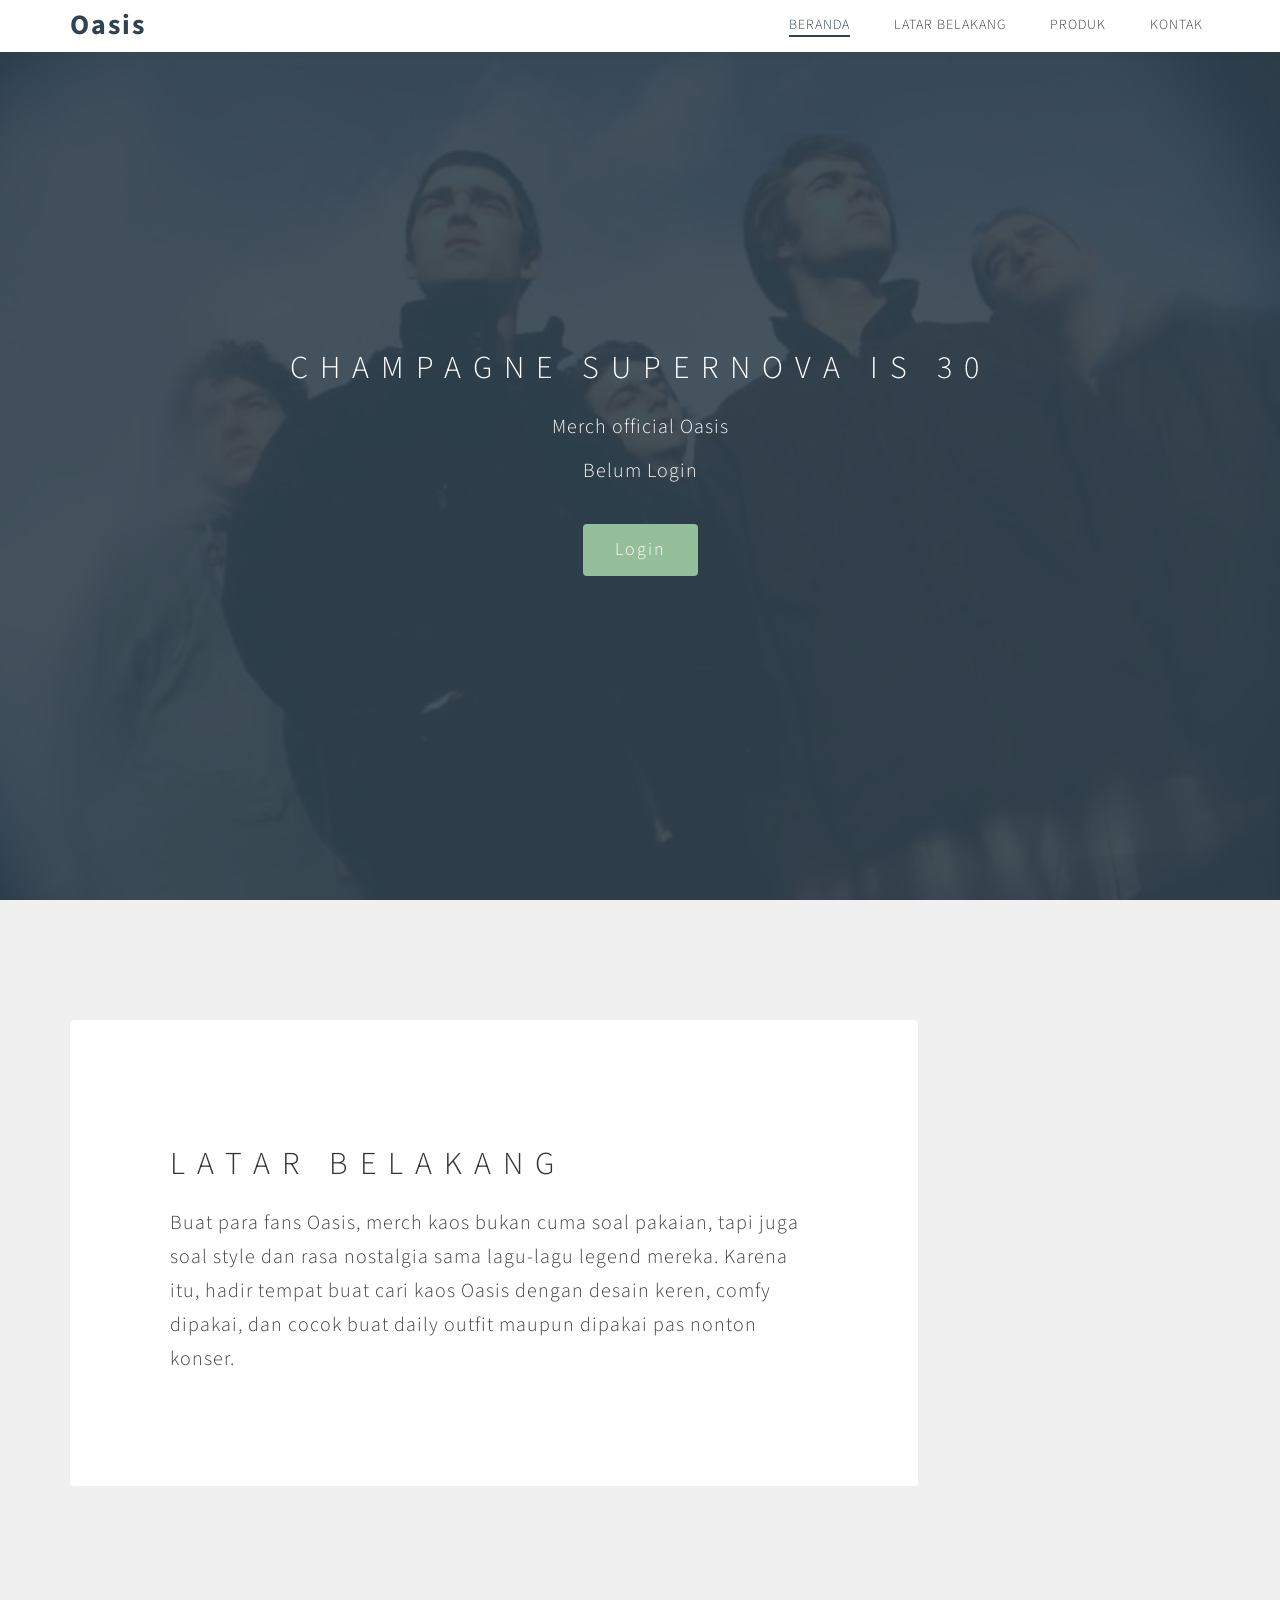
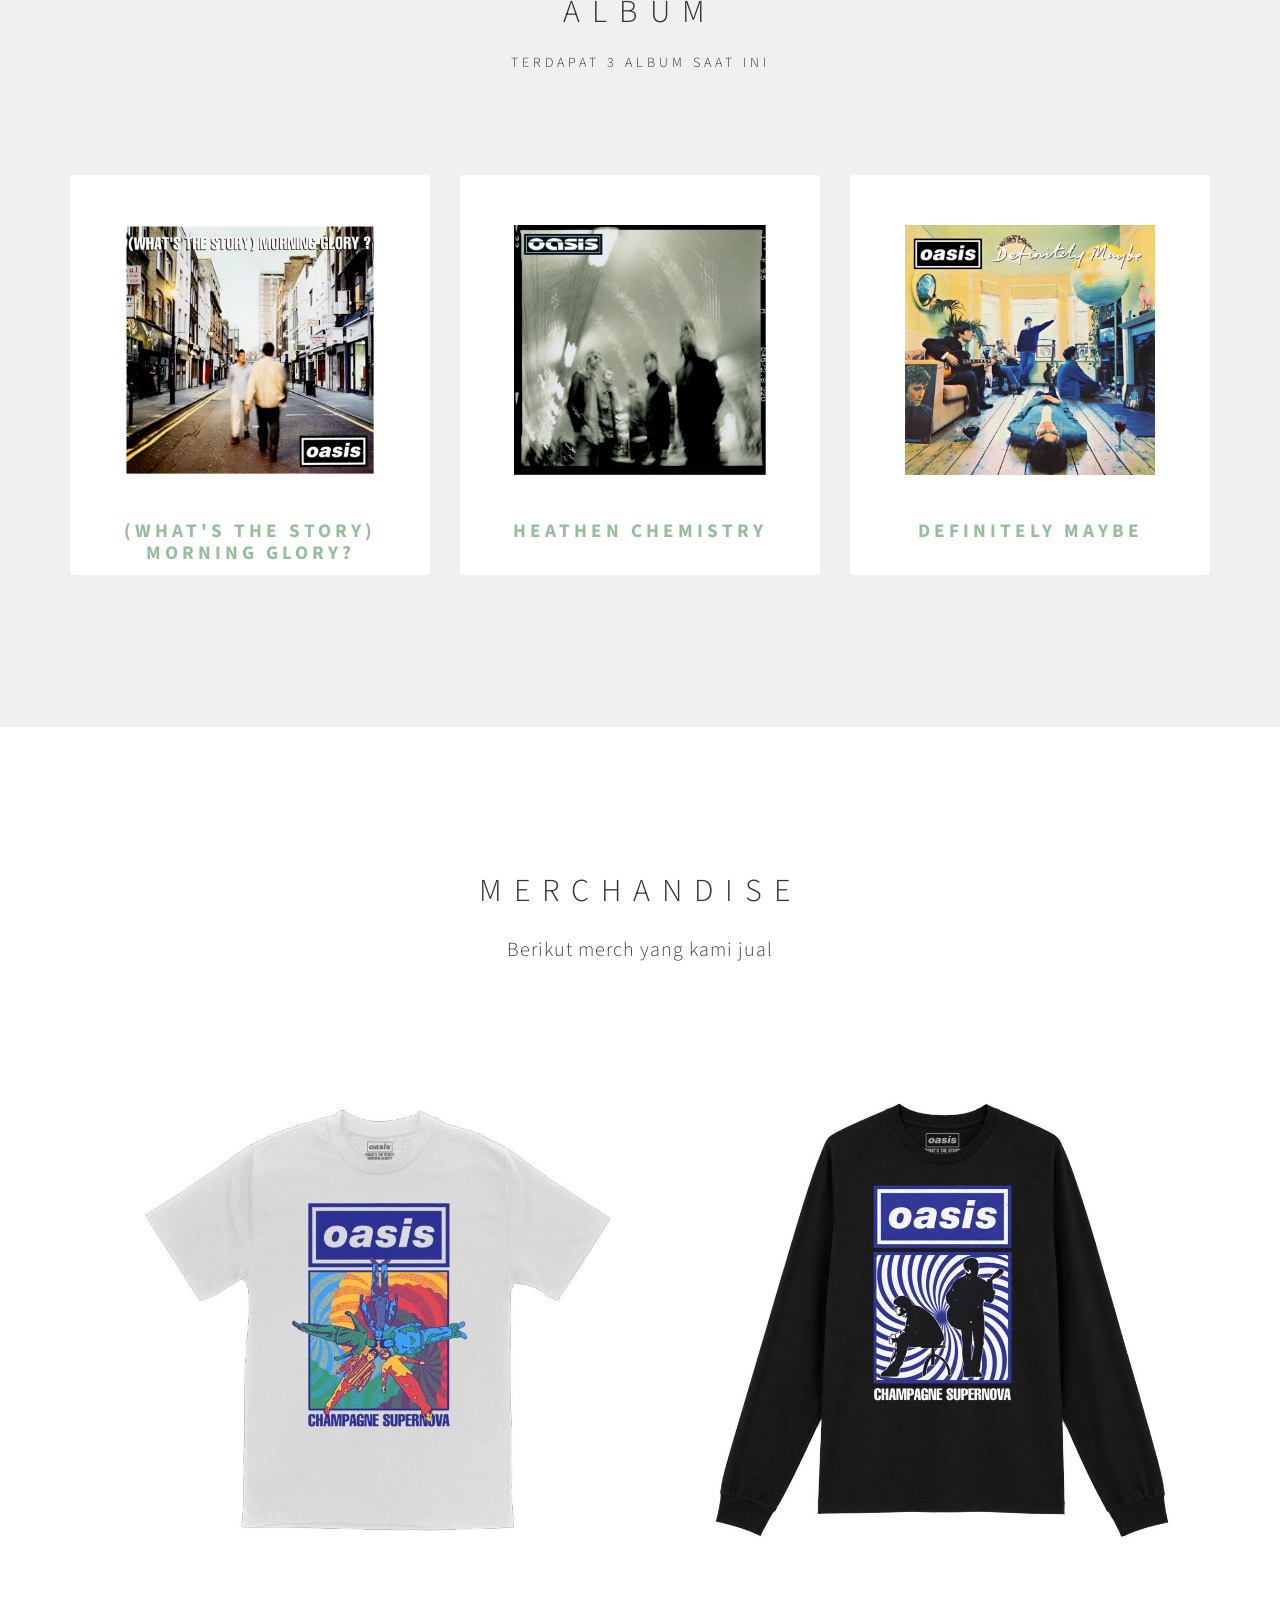
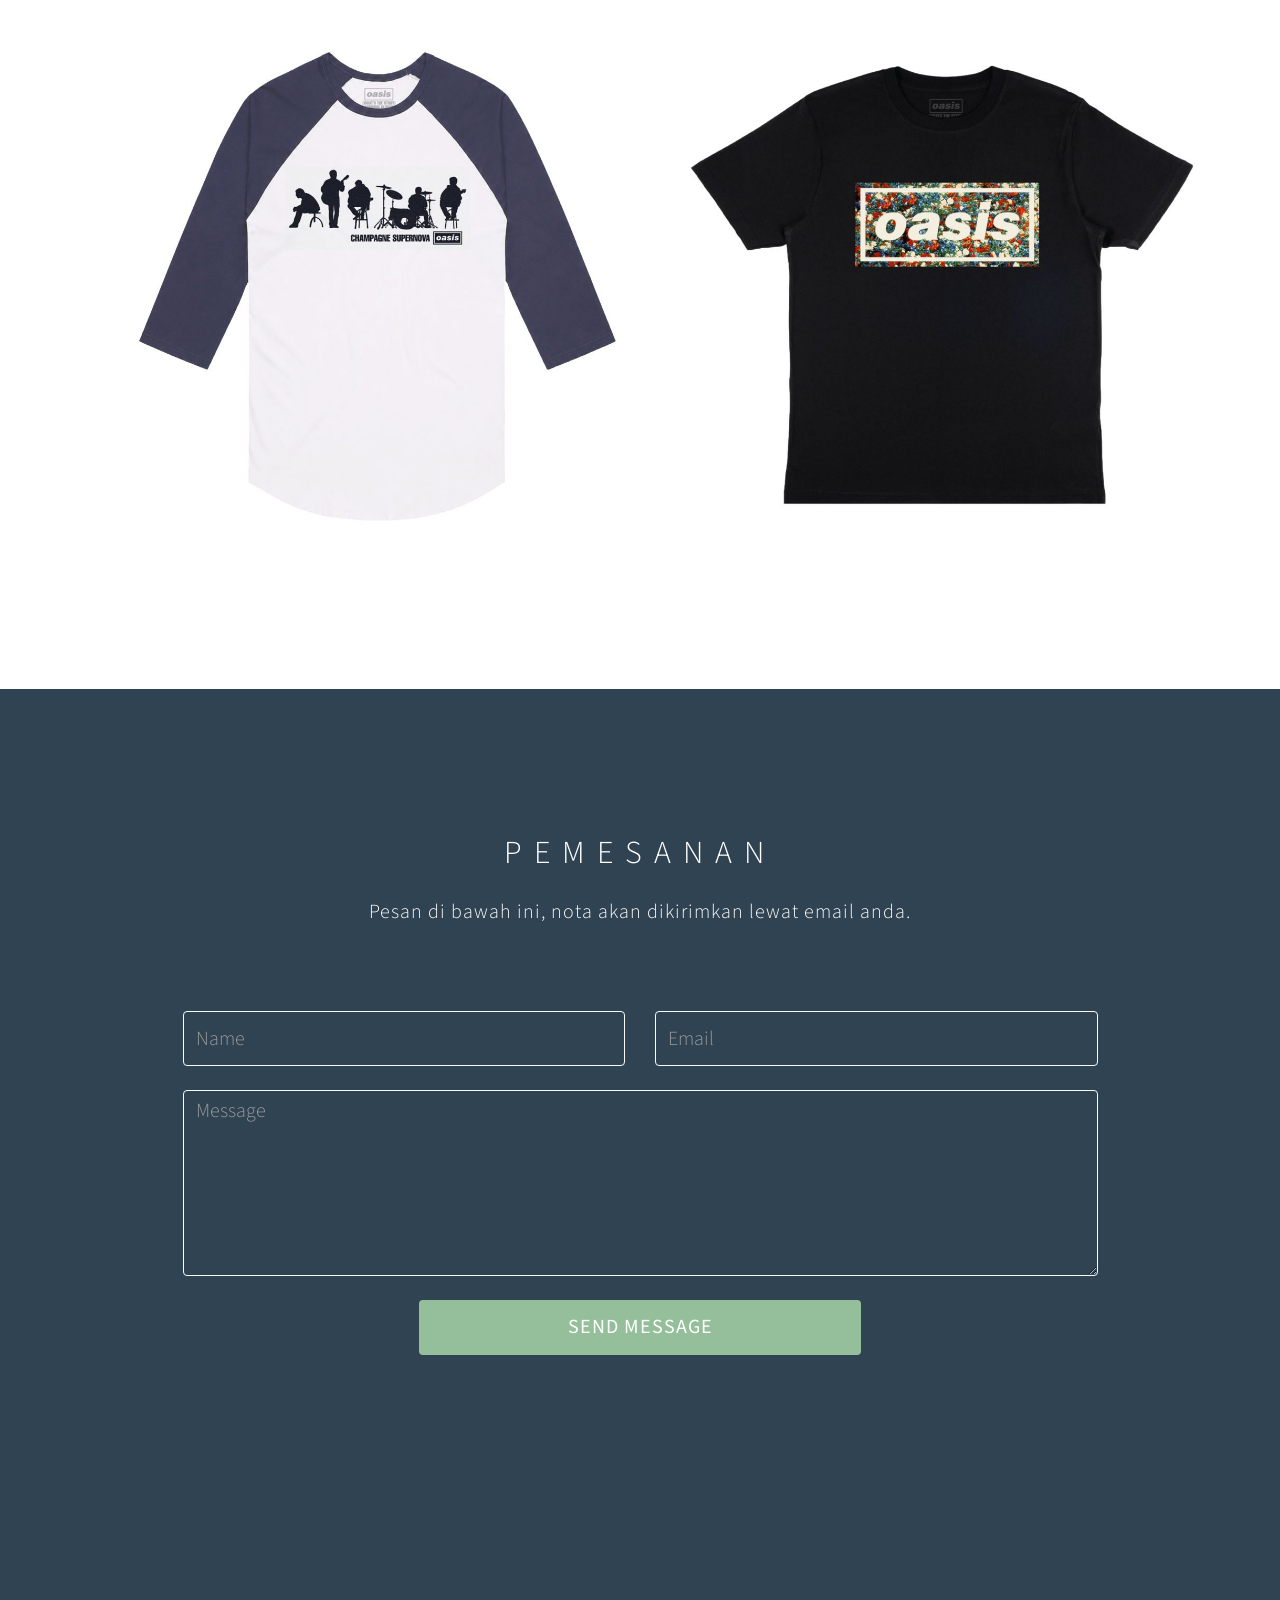
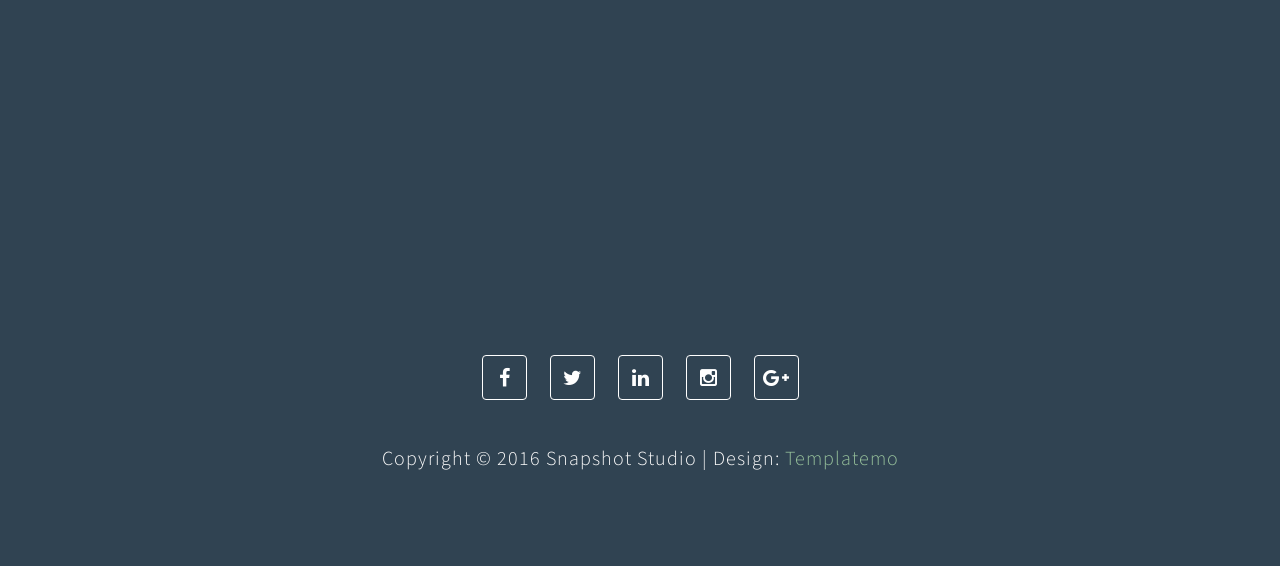
<file: index.html>
<!DOCTYPE html>
<html lang="en">
<head>

	<meta charset="utf-8">
	<meta http-equiv="X-UA-Compatible" content="IE=Edge">
	<meta name="viewport" content="width=device-width, initial-scale=1">
	<meta name="keywords" content="">
	<meta name="description" content="">

	<title>OasisMerchOff</title>
<!--
Snapshot Template
http://www.templatemo.com/tm-493-snapshot

Zoom Slider
https://vegas.jaysalvat.com/

Caption Hover Effects
http://tympanus.net/codrops/2013/06/18/caption-hover-effects/
-->
	<link rel="stylesheet" href="css/bootstrap.min.css">
	<link rel="stylesheet" href="css/animate.min.css">
	<link rel="stylesheet" href="css/font-awesome.min.css">
  	<link rel="stylesheet" href="css/component.css">
	
    <link rel="stylesheet" href="css/owl.theme.css">
	<link rel="stylesheet" href="css/owl.carousel.css">
	<link rel="stylesheet" href="css/vegas.min.css">
	<link rel="stylesheet" href="css/style.css">

	<!-- Google web font  -->
	<link href='https://fonts.googleapis.com/css?family=Source+Sans+Pro:400,700,300' rel='stylesheet' type='text/css'>
	
</head>
<body id="top" data-spy="scroll" data-offset="50" data-target=".navbar-collapse">


<!-- Preloader section -->

<div class="preloader">
     <div class="sk-spinner sk-spinner-pulse"></div>
</div>


<!-- Navigation section  -->

  <div class="navbar navbar-default navbar-fixed-top" role="navigation">
    <div class="container">

      <div class="navbar-header">
        <button class="navbar-toggle" data-toggle="collapse" data-target=".navbar-collapse">
          <span class="icon icon-bar"></span>
          <span class="icon icon-bar"></span>
          <span class="icon icon-bar"></span>
        </button>
        <a href="#top" class="navbar-brand smoothScroll">Oasis</a>
      </div>
        <div class="collapse navbar-collapse">
          <ul class="nav navbar-nav navbar-right">
            <li><a href="#top" class="smoothScroll"><span>Beranda</span></a></li>
            <li><a href="#about" class="smoothScroll"><span>Latar Belakang</span></a></li>
            <li><a href="#gallery" class="smoothScroll"><span>Produk</span></a></li>
            <li><a href="#contact" class="smoothScroll"><span>Kontak</span></a></li>
          </ul>
       </div>

    </div>
  </div>


<!-- Home section -->

<section id="home">
  <div class="overlay"></div>
  <div class="container">
    <div class="row">

      <div class="col-md-offset-1 col-md-10 col-sm-12 wow fadeInUp" data-wow-delay="0.3s">
        <h1 class="wow fadeInUp" data-wow-delay="0.6s">Champagne Supernova is 30</h1>
        <p class="wow fadeInUp" data-wow-delay="0.9s">Merch official Oasis</p>
		<p id="userInfo">Belum Login</p>  
		<div id="authArea">
        <a class="nav-cta smoothScroll btn btn-success btn-lg wow fadeInUp" onclick="goLogin()">Login</a>
		</div>
      </div>

    </div>
  </div>
</section>


<!-- About section -->

<section id="about">
  <div class="container">
    <div class="row">

      <div class="col-md-9 col-sm-8 wow fadeInUp" data-wow-delay="0.2s">
        <div class="about-thumb">
          <h1>Latar Belakang</h1>
          <p>Buat para fans Oasis, merch kaos bukan cuma soal pakaian, tapi juga soal style dan rasa nostalgia sama lagu-lagu legend mereka. Karena itu, hadir tempat buat cari kaos Oasis dengan desain keren, comfy dipakai, dan cocok buat daily outfit maupun dipakai pas nonton konser.</p>
        </div>
      </div>

      <div class="col-md-3 col-sm-4 wow fadeInUp about-img" data-wow-delay="0.6s">
        <iframe width="560" height="500" src="https://www.youtube.com/embed/18udnNqSFQE?si=tPe4PrECDb5KCAsA" title="YouTube video player" frameborder="0" allow="accelerometer; autoplay; clipboard-write; encrypted-media; gyroscope; picture-in-picture; web-share" referrerpolicy="strict-origin-when-cross-origin" allowfullscreen class="img-responsive img-square" alt="About" ></iframe> 
      </div>

      <div class="clearfix"></div>

      <div class="col-md-12 col-sm-12 wow fadeInUp" data-wow-delay="0.3s">
        <div class="section-title text-center">
          <h1>Album</h1>
          <h3>Terdapat 3 album saat ini</h3>
        </div>
      </div>

      <!-- team carousel -->
      <div id="team-carousel" class="owl-carousel">

      <div class="item col-md-4 col-sm-6 wow fadeInUp" data-wow-delay="0.4s">
        <div class="team-thumb">
          <div class="image-holder">
            <img src="images/album1.jpeg" class="img-responsive img-square" alt="Mary" style="width: 100%; height: 250px; object-fit: cover;">
          </div>
          <h2 class="heading">(What's The Story) Morning Glory?</h2>
          <p class="description">2 Okt 1995</p>
        </div>
      </div>

      <div class="item col-md-4 col-sm-6 wow fadeInUp" data-wow-delay="0.6s">
        <div class="team-thumb">
          <div class="image-holder">
            <img src="images/album2.jpeg" class="img-responsive img-square" alt="Jack" style="width: 100%; height: 250px; object-fit: cover;">
          </div>
          <h2 class="heading">Heathen Chemistry</h2>
          <p class="description">3 Feb 2002</p>
        </div>
      </div>

      <div class="item col-md-4 col-sm-6 wow fadeInUp" data-wow-delay="0.8s">
        <div class="team-thumb">
          <div class="image-holder">
            <img src="images/album3.jpeg" class="img-responsive img-square" alt="Linda" style="width: 100%; height: 250px; object-fit: cover;">
          </div>
          <h2 class="heading">Definitely Maybe</h2>
          <p class="description">29 Agu 1994</p>
        </div>
      </div>

      

      </div>
      <!-- end team carousel -->

    </div>
  </div>
</section>


<!-- Gallery section -->

<section id="gallery">
  <div class="container">
    <div class="row">

      <div class="col-md-offset-2 col-md-8 col-sm-12 wow fadeInUp" data-wow-delay="0.3s">
        <div class="section-title">
          <h1>Merchandise</h1>
          <p>Berikut merch yang kami jual</p>
        </div>
      </div>

      <ul class="grid cs-style-4">
        <li class="col-md-6 col-sm-6">
          <figure>
            <div><img src="images/oasis1.jpeg" alt="image 1"></div>
            <figcaption>
              <h1>Champagne Supernova Band Floor Lay T-Shirt</h1>
              <small>UK Size Guide
						S	M	L	XL	2XL</small>
              <a href="#" style="color: #fff;">USD 35.00</a>
            </figcaption>
          </figure>
        </li>

        <li class="col-md-6 col-sm-6">
          <figure>
            <div><img src="images/oasis2.jpeg" alt="image 2"></div>
            <figcaption>
              <h1>Champagne Supernova Silhouette T-Shirt</h1>
              <small>UK Size Guide
						S	M	L	XL	XXL</small>
              <a href="#" style="color: #fff;">USD 50.00</a>
            </figcaption>
          </figure>
        </li>

        <li class="col-md-6 col-sm-6">
          <figure>
            <div><img src="images/oasis3.jpeg" alt="image 3"></div>
            <figcaption>
              <h1>Champagne Supernova Baseball Shirt</h1>
              <small>Size Guide
						S	M	L	XL	XXL</small>
              <a href="#" style="color: #fff;">USD 40.00</a>
            </figcaption>
          </figure>
        </li>

        <li class="col-md-6 col-sm-6">
          <figure>
            <div><img src="images/oasis4.jpeg" alt="image 4"></div>
            <figcaption>
              <h1>Don't Look Back in Anger Decca Logo Carnation Tee</h1>
              <small>UK Size Guide
						S	M	L	XL	2XL</small>
              <a href="#" style="color: #fff;">USD 35.00</a>
            </figcaption>
          </figure>
        </li>
      </ul>

    </div>
  </div>
</section>


<!-- Contact section -->

<section id="contact">
  <div class="container">
    <div class="row">

       <div class="col-md-offset-1 col-md-10 col-sm-12">

        <div class="col-lg-offset-1 col-lg-10 section-title wow fadeInUp" data-wow-delay="0.4s">
          <h1>Pemesanan</h1>
          <p>Pesan di bawah ini, nota akan dikirimkan lewat email anda.</p>
        </div>

        <form action="#" method="post" class="wow fadeInUp" data-wow-delay="0.8s">
          <div class="col-md-6 col-sm-6">
            <input name="name" type="text" class="form-control" id="name" placeholder="Name">
          </div>
          <div class="col-md-6 col-sm-6">
            <input name="email" type="email" class="form-control" id="email" placeholder="Email">
          </div>
          <div class="col-md-12 col-sm-12">
            <textarea name="message" rows="6" class="form-control" id="message" placeholder="Message"></textarea>
          </div>
          <div class="col-md-offset-3 col-md-6 col-sm-offset-3 col-sm-6">
            <input type="submit" class="form-control" value="SEND MESSAGE">
          </div>
        </form>

      </div>

    </div>
  </div>
</section>


<!-- Footer section -->

<footer>
	<div class="container">
		<iframe src="https://www.google.com/maps/embed?pb=!1m18!1m12!1m3!1d3953.078618897102!2d110.36168767500493!3d-7.781488992238204!2m3!1f0!2f0!3f0!3m2!1i1024!2i768!4f13.1!3m3!1m2!1s0x2e7a59c7c3962ca9%3A0x7916bce6833b91fa!2s(Pindah%20ke%20Jl%20Kaliurang%20no%2059.%20Km%205)!5e0!3m2!1sen!2sid!4v1779871466505!5m2!1sen!2sid" width="600" height="450" style="border:0;" allowfullscreen="" loading="lazy" referrerpolicy="no-referrer-when-downgrade"></iframe>
    
		<div class="row">

			<div class="col-md-12 col-sm-12">
            
                <ul class="social-icon"> 
                    <li><a href="#" class="fa fa-facebook wow fadeInUp" data-wow-delay="0.2s"></a></li>
                    <li><a href="#" class="fa fa-twitter wow fadeInUp" data-wow-delay="0.4s"></a></li>
                    <li><a href="#" class="fa fa-linkedin wow fadeInUp" data-wow-delay="0.6s"></a></li>
                    <li><a href="#" class="fa fa-instagram wow fadeInUp" data-wow-delay="0.8s"></a></li>
                    <li><a href="#" class="fa fa-google-plus wow fadeInUp" data-wow-delay="1.0s"></a></li>
                </ul>

				<p class="wow fadeInUp"  data-wow-delay="1s" >Copyright &copy; 2016 Snapshot Studio | 
                Design: <a href="https://plus.google.com/+templatemo" title="free css templates" target="_blank">Templatemo</a></p>
                
			</div>
			
		</div>
        
	</div>
</footer>

<!-- Back top -->
<a href="#" class="go-top"><i class="fa fa-angle-up"></i></a>

<!-- Javascript  -->
<script src="js/jquery.js"></script>
<script src="js/bootstrap.min.js"></script>
<script src="js/vegas.min.js"></script>
<script src="js/modernizr.custom.js"></script>
<script src="js/toucheffects.js"></script>
<script src="js/owl.carousel.min.js"></script>
<script src="js/smoothscroll.js"></script>
<script src="js/wow.min.js"></script>
<script src="js/custom.js"></script>
<script src="login/js/welcome.js"></script>
</body>
</html>
</file>
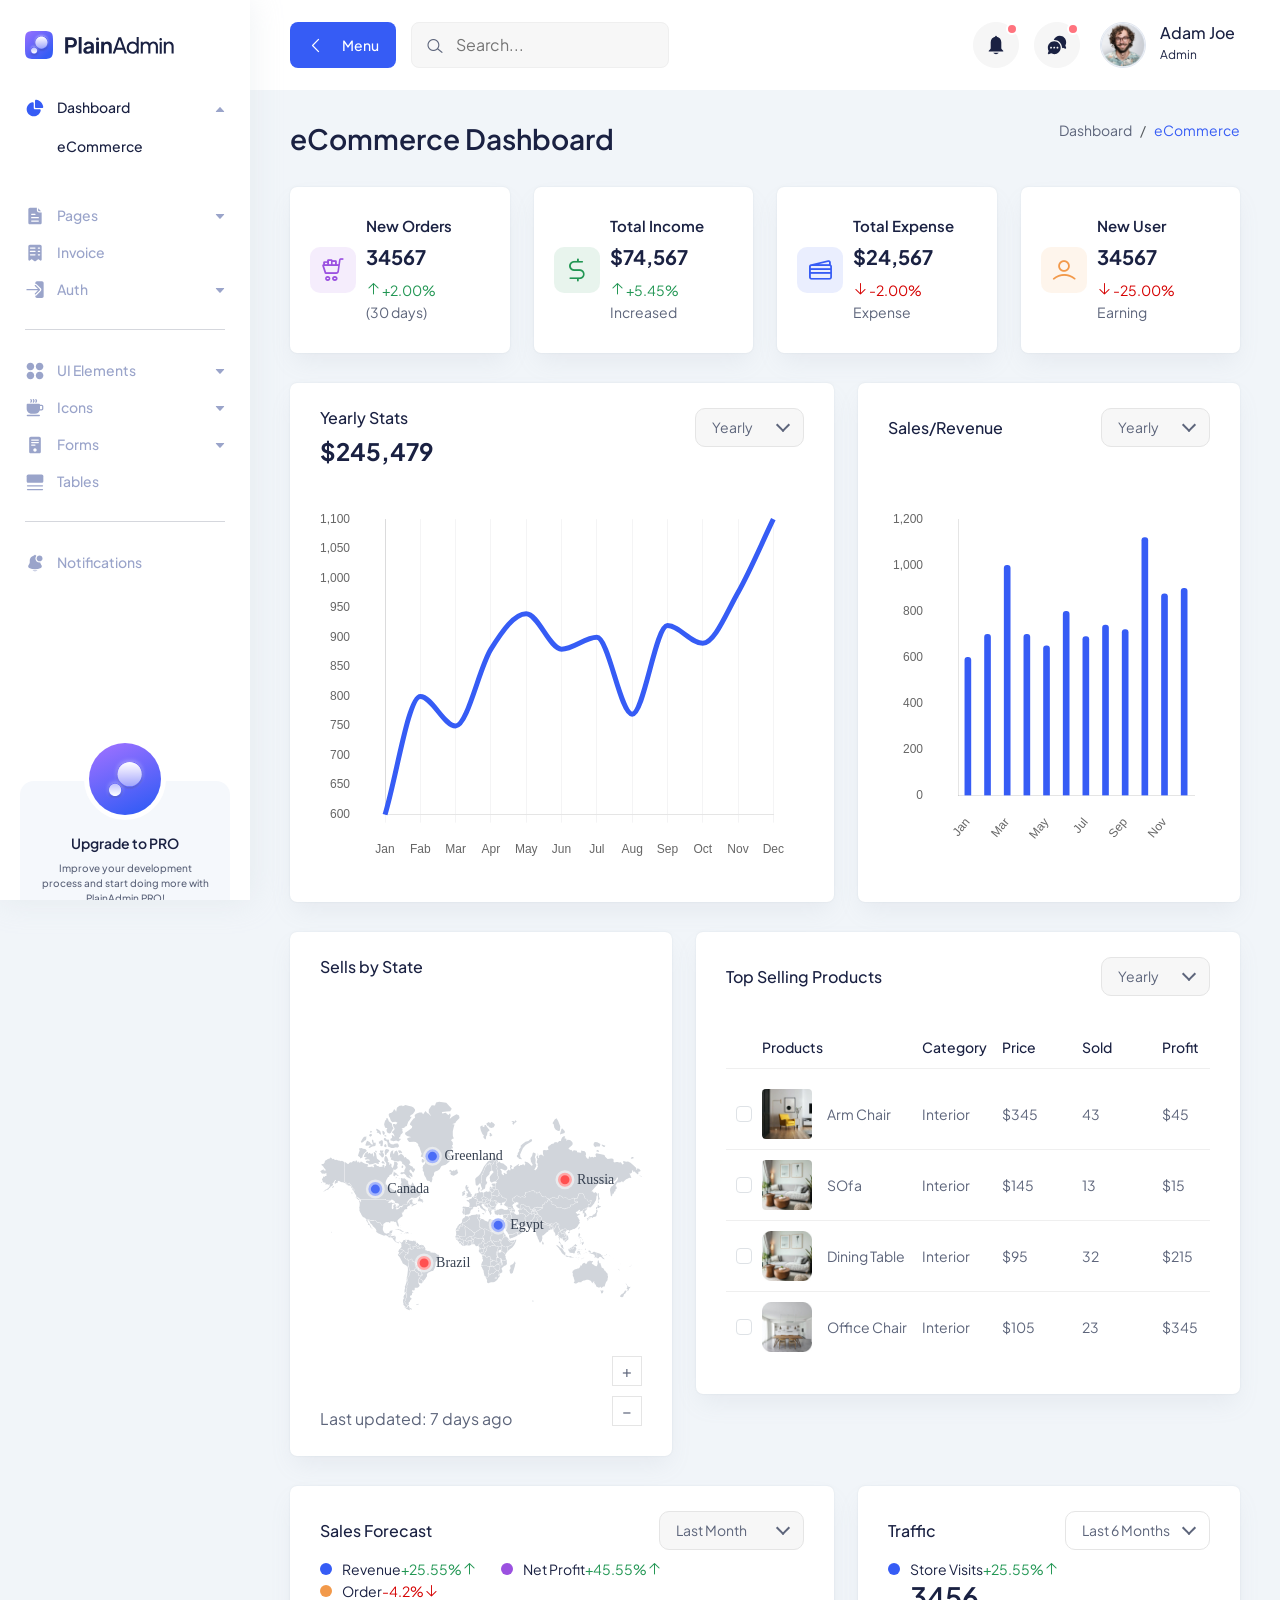
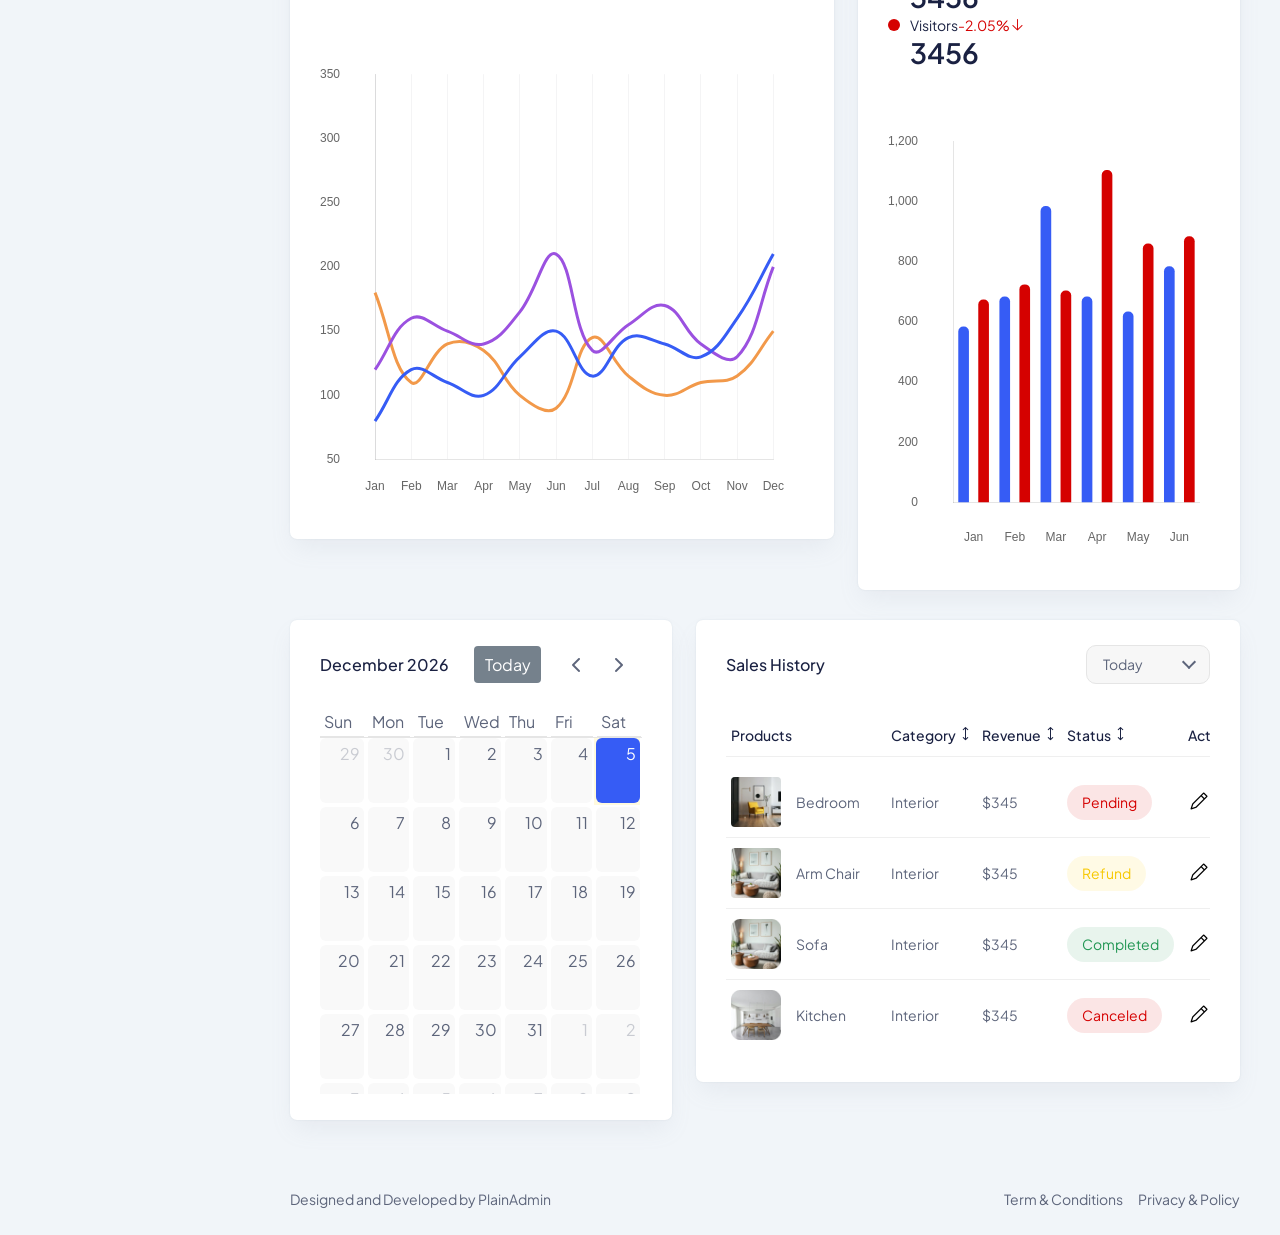
<file: admin/index.html>
<!DOCTYPE html>
<html lang="en">
  <head>
    <meta charset="UTF-8" />
    <meta http-equiv="X-UA-Compatible" content="IE=edge" />
    <meta name="viewport" content="width=device-width, initial-scale=1.0" />
    <link rel="shortcut icon" href="assets/images/favicon.svg" type="image/x-icon" />
    <title>PlainAdmin Demo | Bootstrap 5 Admin Template</title>

    <!-- ========== All CSS files linkup ========= -->
    <link rel="stylesheet" href="assets/css/bootstrap.min.css" />
    <link rel="stylesheet" href="assets/css/lineicons.css" rel="stylesheet" type="text/css" />
    <link rel="stylesheet" href="assets/css/materialdesignicons.min.css" rel="stylesheet" type="text/css" />
    <link rel="stylesheet" href="assets/css/fullcalendar.css" />
    <link rel="stylesheet" href="assets/css/fullcalendar.css" />
    <link rel="stylesheet" href="assets/css/main.css" />
  </head>
  <body>
    <!-- ======== Preloader =========== -->
    <div id="preloader">
      <div class="spinner"></div>
    </div>
    <!-- ======== Preloader =========== -->

    <!-- ======== sidebar-nav start =========== -->
    <aside class="sidebar-nav-wrapper">
      <div class="navbar-logo">
        <a href="index.html">
          <img src="assets/images/logo/logo.svg" alt="logo" />
        </a>
      </div>
      <nav class="sidebar-nav">
        <ul>
          <li class="nav-item nav-item-has-children">
            <a
              href="#0"
              data-bs-toggle="collapse"
              data-bs-target="#ddmenu_1"
              aria-controls="ddmenu_1"
              aria-expanded="false"
              aria-label="Toggle navigation"
            >
              <span class="icon">
                <svg width="20" height="20" viewBox="0 0 20 20" fill="none" xmlns="http://www.w3.org/2000/svg">
                  <path
                    d="M8.74999 18.3333C12.2376 18.3333 15.1364 15.8128 15.7244 12.4941C15.8448 11.8143 15.2737 11.25 14.5833 11.25H9.99999C9.30966 11.25 8.74999 10.6903 8.74999 10V5.41666C8.74999 4.7263 8.18563 4.15512 7.50586 4.27556C4.18711 4.86357 1.66666 7.76243 1.66666 11.25C1.66666 15.162 4.83797 18.3333 8.74999 18.3333Z" />
                  <path
                    d="M17.0833 10C17.7737 10 18.3432 9.43708 18.2408 8.75433C17.7005 5.14918 14.8508 2.29947 11.2457 1.75912C10.5629 1.6568 10 2.2263 10 2.91665V9.16666C10 9.62691 10.3731 10 10.8333 10H17.0833Z" />
                </svg>
              </span>
              <span class="text">Dashboard</span>
            </a>
            <ul id="ddmenu_1" class="collapse show dropdown-nav">
              <li>
                <a href="index.html" class="active"> eCommerce </a>
              </li>
            </ul>
          </li>
          <li class="nav-item nav-item-has-children">
            <a
              href="#0"
              class="collapsed"
              data-bs-toggle="collapse"
              data-bs-target="#ddmenu_2"
              aria-controls="ddmenu_2"
              aria-expanded="false"
              aria-label="Toggle navigation"
            >
              <span class="icon">
                <svg width="20" height="20" viewBox="0 0 20 20" fill="none" xmlns="http://www.w3.org/2000/svg">
                  <path
                    d="M11.8097 1.66667C11.8315 1.66667 11.8533 1.6671 11.875 1.66796V4.16667C11.875 5.43232 12.901 6.45834 14.1667 6.45834H16.6654C16.6663 6.48007 16.6667 6.50186 16.6667 6.5237V16.6667C16.6667 17.5872 15.9205 18.3333 15 18.3333H5.00001C4.07954 18.3333 3.33334 17.5872 3.33334 16.6667V3.33334C3.33334 2.41286 4.07954 1.66667 5.00001 1.66667H11.8097ZM6.66668 7.70834C6.3215 7.70834 6.04168 7.98816 6.04168 8.33334C6.04168 8.67851 6.3215 8.95834 6.66668 8.95834H10C10.3452 8.95834 10.625 8.67851 10.625 8.33334C10.625 7.98816 10.3452 7.70834 10 7.70834H6.66668ZM6.04168 11.6667C6.04168 12.0118 6.3215 12.2917 6.66668 12.2917H13.3333C13.6785 12.2917 13.9583 12.0118 13.9583 11.6667C13.9583 11.3215 13.6785 11.0417 13.3333 11.0417H6.66668C6.3215 11.0417 6.04168 11.3215 6.04168 11.6667ZM6.66668 14.375C6.3215 14.375 6.04168 14.6548 6.04168 15C6.04168 15.3452 6.3215 15.625 6.66668 15.625H13.3333C13.6785 15.625 13.9583 15.3452 13.9583 15C13.9583 14.6548 13.6785 14.375 13.3333 14.375H6.66668Z" />
                  <path
                    d="M13.125 2.29167L16.0417 5.20834H14.1667C13.5913 5.20834 13.125 4.74197 13.125 4.16667V2.29167Z" />
                </svg>
              </span>
              <span class="text">Pages</span>
            </a>
            <ul id="ddmenu_2" class="collapse dropdown-nav">
              <li>
                <a href="settings.html"> Settings </a>
              </li>
              <li>
                <a href="blank-page.html"> Blank Page </a>
              </li>
            </ul>
          </li>
          <li class="nav-item">
            <a href="invoice.html">
              <span class="icon">
                <svg width="20" height="20" viewBox="0 0 20 20" fill="none" xmlns="http://www.w3.org/2000/svg">
                  <path
                    d="M3.33334 3.35442C3.33334 2.4223 4.07954 1.66666 5.00001 1.66666H15C15.9205 1.66666 16.6667 2.4223 16.6667 3.35442V16.8565C16.6667 17.5519 15.8827 17.9489 15.3333 17.5317L13.8333 16.3924C13.537 16.1673 13.1297 16.1673 12.8333 16.3924L10.5 18.1646C10.2037 18.3896 9.79634 18.3896 9.50001 18.1646L7.16668 16.3924C6.87038 16.1673 6.46298 16.1673 6.16668 16.3924L4.66668 17.5317C4.11731 17.9489 3.33334 17.5519 3.33334 16.8565V3.35442ZM4.79168 5.04218C4.79168 5.39173 5.0715 5.6751 5.41668 5.6751H10C10.3452 5.6751 10.625 5.39173 10.625 5.04218C10.625 4.69264 10.3452 4.40927 10 4.40927H5.41668C5.0715 4.40927 4.79168 4.69264 4.79168 5.04218ZM5.41668 7.7848C5.0715 7.7848 4.79168 8.06817 4.79168 8.41774C4.79168 8.76724 5.0715 9.05066 5.41668 9.05066H10C10.3452 9.05066 10.625 8.76724 10.625 8.41774C10.625 8.06817 10.3452 7.7848 10 7.7848H5.41668ZM4.79168 11.7932C4.79168 12.1428 5.0715 12.4262 5.41668 12.4262H10C10.3452 12.4262 10.625 12.1428 10.625 11.7932C10.625 11.4437 10.3452 11.1603 10 11.1603H5.41668C5.0715 11.1603 4.79168 11.4437 4.79168 11.7932ZM13.3333 4.40927C12.9882 4.40927 12.7083 4.69264 12.7083 5.04218C12.7083 5.39173 12.9882 5.6751 13.3333 5.6751H14.5833C14.9285 5.6751 15.2083 5.39173 15.2083 5.04218C15.2083 4.69264 14.9285 4.40927 14.5833 4.40927H13.3333ZM12.7083 8.41774C12.7083 8.76724 12.9882 9.05066 13.3333 9.05066H14.5833C14.9285 9.05066 15.2083 8.76724 15.2083 8.41774C15.2083 8.06817 14.9285 7.7848 14.5833 7.7848H13.3333C12.9882 7.7848 12.7083 8.06817 12.7083 8.41774ZM13.3333 11.1603C12.9882 11.1603 12.7083 11.4437 12.7083 11.7932C12.7083 12.1428 12.9882 12.4262 13.3333 12.4262H14.5833C14.9285 12.4262 15.2083 12.1428 15.2083 11.7932C15.2083 11.4437 14.9285 11.1603 14.5833 11.1603H13.3333Z" />
                </svg>
              </span>
              <span class="text">Invoice</span>
            </a>
          </li>
          <li class="nav-item nav-item-has-children">
            <a
              href="#0"
              class="collapsed"
              data-bs-toggle="collapse"
              data-bs-target="#ddmenu_3"
              aria-controls="ddmenu_3"
              aria-expanded="false"
              aria-label="Toggle navigation"
            >
              <span class="icon">
                <svg width="20" height="20" viewBox="0 0 20 20" fill="none" xmlns="http://www.w3.org/2000/svg">
                  <path
                    d="M14.9211 10.1294C15.1652 9.88534 15.1652 9.48967 14.9211 9.24559L10.7544 5.0789C10.5103 4.83482 10.1147 4.83482 9.87057 5.0789C9.62649 5.32297 9.62649 5.71871 9.87057 5.96278L12.9702 9.06251H1.97916C1.63398 9.06251 1.35416 9.34234 1.35416 9.68751C1.35416 10.0327 1.63398 10.3125 1.97916 10.3125H12.9702L9.87057 13.4123C9.62649 13.6563 9.62649 14.052 9.87057 14.2961C10.1147 14.5402 10.5103 14.5402 10.7544 14.2961L14.9211 10.1294Z" />
                  <path
                    d="M11.6383 15.18L15.805 11.0133C16.5373 10.2811 16.5373 9.09391 15.805 8.36166L11.6383 4.195C11.2722 3.82888 10.7923 3.64582 10.3125 3.64582V3.02082C10.3125 2.10035 11.0587 1.35416 11.9792 1.35416H16.9792C17.8997 1.35416 18.6458 2.10035 18.6458 3.02082V16.3542C18.6458 17.2747 17.8997 18.0208 16.9792 18.0208H11.9792C11.0587 18.0208 10.3125 17.2747 10.3125 16.3542V15.7292C10.7923 15.7292 11.2722 15.5461 11.6383 15.18Z" />
                </svg>
              </span>
              <span class="text">Auth</span>
            </a>
            <ul id="ddmenu_3" class="collapse dropdown-nav">
              <li>
                <a href="signin.html"> Sign In </a>
              </li>
              <li>
                <a href="signup.html"> Sign Up </a>
              </li>
            </ul>
          </li>
          <span class="divider"><hr /></span>
          <li class="nav-item nav-item-has-children">
            <a
              href="#0"
              class="collapsed"
              data-bs-toggle="collapse"
              data-bs-target="#ddmenu_4"
              aria-controls="ddmenu_4"
              aria-expanded="false"
              aria-label="Toggle navigation"
            >
              <span class="icon">
                <svg width="20" height="20" viewBox="0 0 20 20" fill="none" xmlns="http://www.w3.org/2000/svg">
                  <path
                    d="M1.66666 5.41669C1.66666 3.34562 3.34559 1.66669 5.41666 1.66669C7.48772 1.66669 9.16666 3.34562 9.16666 5.41669C9.16666 7.48775 7.48772 9.16669 5.41666 9.16669C3.34559 9.16669 1.66666 7.48775 1.66666 5.41669Z" />
                  <path
                    d="M1.66666 14.5834C1.66666 12.5123 3.34559 10.8334 5.41666 10.8334C7.48772 10.8334 9.16666 12.5123 9.16666 14.5834C9.16666 16.6545 7.48772 18.3334 5.41666 18.3334C3.34559 18.3334 1.66666 16.6545 1.66666 14.5834Z" />
                  <path
                    d="M10.8333 5.41669C10.8333 3.34562 12.5123 1.66669 14.5833 1.66669C16.6544 1.66669 18.3333 3.34562 18.3333 5.41669C18.3333 7.48775 16.6544 9.16669 14.5833 9.16669C12.5123 9.16669 10.8333 7.48775 10.8333 5.41669Z" />
                  <path
                    d="M10.8333 14.5834C10.8333 12.5123 12.5123 10.8334 14.5833 10.8334C16.6544 10.8334 18.3333 12.5123 18.3333 14.5834C18.3333 16.6545 16.6544 18.3334 14.5833 18.3334C12.5123 18.3334 10.8333 16.6545 10.8333 14.5834Z" />
                </svg>
              </span>
              <span class="text">UI Elements </span>
            </a>
            <ul id="ddmenu_4" class="collapse dropdown-nav">
              <li>
                <a href="alerts.html"> Alerts </a>
              </li>
              <li>
                <a href="buttons.html"> Buttons </a>
              </li>
              <li>
                <a href="cards.html"> Cards </a>
              </li>
              <li>
                <a href="typography.html"> Typography </a>
              </li>
            </ul>
          </li>
          <li class="nav-item nav-item-has-children">
            <a
              href="#0"
              class="collapsed"
              data-bs-toggle="collapse"
              data-bs-target="#ddmenu_55"
              aria-controls="ddmenu_55"
              aria-expanded="false"
              aria-label="Toggle navigation"
            >
              <span class="icon">
                <svg width="20" height="20" viewBox="0 0 20 20" fill="none" xmlns="http://www.w3.org/2000/svg">
                  <path
                    d="M5.48663 1.1466C5.77383 0.955131 6.16188 1.03274 6.35335 1.31994L6.87852 2.10769C7.20508 2.59755 7.20508 3.23571 6.87852 3.72556L6.35335 4.51331C6.16188 4.80052 5.77383 4.87813 5.48663 4.68666C5.19943 4.49519 5.12182 4.10715 5.31328 3.81994L5.83845 3.03219C5.88511 2.96221 5.88511 2.87105 5.83845 2.80106L5.31328 2.01331C5.12182 1.72611 5.19943 1.33806 5.48663 1.1466Z" />
                  <path
                    d="M2.49999 5.83331C2.03976 5.83331 1.66666 6.2064 1.66666 6.66665V10.8333C1.66666 13.5948 3.90523 15.8333 6.66666 15.8333H9.99999C12.1856 15.8333 14.0436 14.431 14.7235 12.4772C14.8134 12.4922 14.9058 12.5 15 12.5H16.6667C17.5872 12.5 18.3333 11.7538 18.3333 10.8333V8.33331C18.3333 7.41284 17.5872 6.66665 16.6667 6.66665H15C15 6.2064 14.6269 5.83331 14.1667 5.83331H2.49999ZM14.9829 11.2496C14.9942 11.1123 15 10.9735 15 10.8333V7.91665H16.6667C16.8967 7.91665 17.0833 8.10319 17.0833 8.33331V10.8333C17.0833 11.0634 16.8967 11.25 16.6667 11.25H15L14.9898 11.2498L14.9829 11.2496Z" />
                  <path
                    d="M8.85332 1.31994C8.6619 1.03274 8.27383 0.955131 7.98663 1.1466C7.69943 1.33806 7.62182 1.72611 7.81328 2.01331L8.33848 2.80106C8.38507 2.87105 8.38507 2.96221 8.33848 3.03219L7.81328 3.81994C7.62182 4.10715 7.69943 4.49519 7.98663 4.68666C8.27383 4.87813 8.6619 4.80052 8.85332 4.51331L9.37848 3.72556C9.70507 3.23571 9.70507 2.59755 9.37848 2.10769L8.85332 1.31994Z" />
                  <path
                    d="M10.4867 1.1466C10.7738 0.955131 11.1619 1.03274 11.3533 1.31994L11.8785 2.10769C12.2051 2.59755 12.2051 3.23571 11.8785 3.72556L11.3533 4.51331C11.1619 4.80052 10.7738 4.87813 10.4867 4.68666C10.1994 4.49519 10.1218 4.10715 10.3133 3.81994L10.8385 3.03219C10.8851 2.96221 10.8851 2.87105 10.8385 2.80106L10.3133 2.01331C10.1218 1.72611 10.1994 1.33806 10.4867 1.1466Z" />
                  <path
                    d="M2.49999 16.6667C2.03976 16.6667 1.66666 17.0398 1.66666 17.5C1.66666 17.9602 2.03976 18.3334 2.49999 18.3334H14.1667C14.6269 18.3334 15 17.9602 15 17.5C15 17.0398 14.6269 16.6667 14.1667 16.6667H2.49999Z" />
                </svg>
              </span>
              <span class="text">Icons</span>
            </a>
            <ul id="ddmenu_55" class="collapse dropdown-nav">
              <li>
                <a href="icons.html"> LineIcons </a>
              </li>
              <li>
                <a href="mdi-icons.html"> MDI Icons </a>
              </li>
            </ul>
          </li>
          <li class="nav-item nav-item-has-children">
            <a
              href="#0"
              class="collapsed"
              data-bs-toggle="collapse"
              data-bs-target="#ddmenu_5"
              aria-controls="ddmenu_5"
              aria-expanded="false"
              aria-label="Toggle navigation"
            >
              <span class="icon">
                <svg width="20" height="20" viewBox="0 0 20 20" fill="none" xmlns="http://www.w3.org/2000/svg">
                  <path
                    d="M4.16666 3.33335C4.16666 2.41288 4.91285 1.66669 5.83332 1.66669H14.1667C15.0872 1.66669 15.8333 2.41288 15.8333 3.33335V16.6667C15.8333 17.5872 15.0872 18.3334 14.1667 18.3334H5.83332C4.91285 18.3334 4.16666 17.5872 4.16666 16.6667V3.33335ZM6.04166 5.00002C6.04166 5.3452 6.32148 5.62502 6.66666 5.62502H13.3333C13.6785 5.62502 13.9583 5.3452 13.9583 5.00002C13.9583 4.65485 13.6785 4.37502 13.3333 4.37502H6.66666C6.32148 4.37502 6.04166 4.65485 6.04166 5.00002ZM6.66666 6.87502C6.32148 6.87502 6.04166 7.15485 6.04166 7.50002C6.04166 7.8452 6.32148 8.12502 6.66666 8.12502H13.3333C13.6785 8.12502 13.9583 7.8452 13.9583 7.50002C13.9583 7.15485 13.6785 6.87502 13.3333 6.87502H6.66666ZM6.04166 10C6.04166 10.3452 6.32148 10.625 6.66666 10.625H9.99999C10.3452 10.625 10.625 10.3452 10.625 10C10.625 9.65485 10.3452 9.37502 9.99999 9.37502H6.66666C6.32148 9.37502 6.04166 9.65485 6.04166 10ZM9.99999 16.6667C10.9205 16.6667 11.6667 15.9205 11.6667 15C11.6667 14.0795 10.9205 13.3334 9.99999 13.3334C9.07949 13.3334 8.33332 14.0795 8.33332 15C8.33332 15.9205 9.07949 16.6667 9.99999 16.6667Z" />
                </svg>
              </span>
              <span class="text"> Forms </span>
            </a>
            <ul id="ddmenu_5" class="collapse dropdown-nav">
              <li>
                <a href="form-elements.html"> From Elements </a>
              </li>
            </ul>
          </li>
          <li class="nav-item">
            <a href="tables.html">
              <span class="icon">
                <svg width="20" height="20" viewBox="0 0 20 20" fill="none" xmlns="http://www.w3.org/2000/svg">
                  <path
                    d="M1.66666 4.16667C1.66666 3.24619 2.41285 2.5 3.33332 2.5H16.6667C17.5872 2.5 18.3333 3.24619 18.3333 4.16667V9.16667C18.3333 10.0872 17.5872 10.8333 16.6667 10.8333H3.33332C2.41285 10.8333 1.66666 10.0872 1.66666 9.16667V4.16667Z" />
                  <path
                    d="M1.875 13.75C1.875 13.4048 2.15483 13.125 2.5 13.125H17.5C17.8452 13.125 18.125 13.4048 18.125 13.75C18.125 14.0952 17.8452 14.375 17.5 14.375H2.5C2.15483 14.375 1.875 14.0952 1.875 13.75Z" />
                  <path
                    d="M2.5 16.875C2.15483 16.875 1.875 17.1548 1.875 17.5C1.875 17.8452 2.15483 18.125 2.5 18.125H17.5C17.8452 18.125 18.125 17.8452 18.125 17.5C18.125 17.1548 17.8452 16.875 17.5 16.875H2.5Z" />
                </svg>
              </span>
              <span class="text">Tables</span>
            </a>
          </li>
          <span class="divider"><hr /></span>

          <li class="nav-item">
            <a href="notification.html">
              <span class="icon">
                <svg width="20" height="20" viewBox="0 0 20 20" fill="none" xmlns="http://www.w3.org/2000/svg">
                  <path
                    d="M10.8333 2.50008C10.8333 2.03984 10.4602 1.66675 9.99999 1.66675C9.53975 1.66675 9.16666 2.03984 9.16666 2.50008C9.16666 2.96032 9.53975 3.33341 9.99999 3.33341C10.4602 3.33341 10.8333 2.96032 10.8333 2.50008Z" />
                  <path
                    d="M17.5 5.41673C17.5 7.02756 16.1942 8.33339 14.5833 8.33339C12.9725 8.33339 11.6667 7.02756 11.6667 5.41673C11.6667 3.80589 12.9725 2.50006 14.5833 2.50006C16.1942 2.50006 17.5 3.80589 17.5 5.41673Z" />
                  <path
                    d="M11.4272 2.69637C10.9734 2.56848 10.4947 2.50006 10 2.50006C7.10054 2.50006 4.75003 4.85057 4.75003 7.75006V9.20873C4.75003 9.72814 4.62082 10.2393 4.37404 10.6963L3.36705 12.5611C2.89938 13.4272 3.26806 14.5081 4.16749 14.9078C7.88074 16.5581 12.1193 16.5581 15.8326 14.9078C16.732 14.5081 17.1007 13.4272 16.633 12.5611L15.626 10.6963C15.43 10.3333 15.3081 9.93606 15.2663 9.52773C15.0441 9.56431 14.8159 9.58339 14.5833 9.58339C12.2822 9.58339 10.4167 7.71791 10.4167 5.41673C10.4167 4.37705 10.7975 3.42631 11.4272 2.69637Z" />
                  <path
                    d="M7.48901 17.1925C8.10004 17.8918 8.99841 18.3335 10 18.3335C11.0016 18.3335 11.9 17.8918 12.511 17.1925C10.8482 17.4634 9.15183 17.4634 7.48901 17.1925Z" />
                </svg>
              </span>
              <span class="text">Notifications</span>
            </a>
          </li>
        </ul>
      </nav>
      <div class="promo-box">
        <div class="promo-icon">
          <img class="mx-auto" src="./assets/images/logo/logo-icon-big.svg" alt="Logo">
        </div>
        <h3>Upgrade to PRO</h3>
        <p>Improve your development process and start doing more with PlainAdmin PRO!</p>
        <a href="https://plainadmin.com/pro" target="_blank" rel="nofollow" class="main-btn primary-btn btn-hover">
          Upgrade to PRO
        </a>
      </div>
    </aside>
    <div class="overlay"></div>
    <!-- ======== sidebar-nav end =========== -->

    <!-- ======== main-wrapper start =========== -->
    <main class="main-wrapper">
      <!-- ========== header start ========== -->
      <header class="header">
        <div class="container-fluid">
          <div class="row">
            <div class="col-lg-5 col-md-5 col-6">
              <div class="header-left d-flex align-items-center">
                <div class="menu-toggle-btn mr-15">
                  <button id="menu-toggle" class="main-btn primary-btn btn-hover">
                    <i class="lni lni-chevron-left me-2"></i> Menu
                  </button>
                </div>
                <div class="header-search d-none d-md-flex">
                  <form action="#">
                    <input type="text" placeholder="Search..." />
                    <button><i class="lni lni-search-alt"></i></button>
                  </form>
                </div>
              </div>
            </div>
            <div class="col-lg-7 col-md-7 col-6">
              <div class="header-right">
                <!-- notification start -->
                <div class="notification-box ml-15 d-none d-md-flex">
                  <button class="dropdown-toggle" type="button" id="notification" data-bs-toggle="dropdown"
                    aria-expanded="false">
                    <svg width="22" height="22" viewBox="0 0 22 22" fill="none" xmlns="http://www.w3.org/2000/svg">
                      <path
                        d="M11 20.1667C9.88317 20.1667 8.88718 19.63 8.23901 18.7917H13.761C13.113 19.63 12.1169 20.1667 11 20.1667Z"
                        fill="" />
                      <path
                        d="M10.1157 2.74999C10.1157 2.24374 10.5117 1.83333 11 1.83333C11.4883 1.83333 11.8842 2.24374 11.8842 2.74999V2.82604C14.3932 3.26245 16.3051 5.52474 16.3051 8.24999V14.287C16.3051 14.5301 16.3982 14.7633 16.564 14.9352L18.2029 16.6342C18.4814 16.9229 18.2842 17.4167 17.8903 17.4167H4.10961C3.71574 17.4167 3.5185 16.9229 3.797 16.6342L5.43589 14.9352C5.6017 14.7633 5.69485 14.5301 5.69485 14.287V8.24999C5.69485 5.52474 7.60672 3.26245 10.1157 2.82604V2.74999Z"
                        fill="" />
                    </svg>
                    <span></span>
                  </button>
                  <ul class="dropdown-menu dropdown-menu-end" aria-labelledby="notification">
                    <li>
                      <a href="#0">
                        <div class="image">
                          <img src="assets/images/lead/lead-6.png" alt="" />
                        </div>
                        <div class="content">
                          <h6>
                            John Doe
                            <span class="text-regular">
                              comment on a product.
                            </span>
                          </h6>
                          <p>
                            Lorem ipsum dolor sit amet, consect etur adipiscing
                            elit Vivamus tortor.
                          </p>
                          <span>10 mins ago</span>
                        </div>
                      </a>
                    </li>
                    <li>
                      <a href="#0">
                        <div class="image">
                          <img src="assets/images/lead/lead-1.png" alt="" />
                        </div>
                        <div class="content">
                          <h6>
                            Jonathon
                            <span class="text-regular">
                              like on a product.
                            </span>
                          </h6>
                          <p>
                            Lorem ipsum dolor sit amet, consect etur adipiscing
                            elit Vivamus tortor.
                          </p>
                          <span>10 mins ago</span>
                        </div>
                      </a>
                    </li>
                  </ul>
                </div>
                <!-- notification end -->
                <!-- message start -->
                <div class="header-message-box ml-15 d-none d-md-flex">
                  <button class="dropdown-toggle" type="button" id="message" data-bs-toggle="dropdown"
                    aria-expanded="false">
                    <svg width="22" height="22" viewBox="0 0 22 22" fill="none" xmlns="http://www.w3.org/2000/svg">
                      <path
                        d="M7.74866 5.97421C7.91444 5.96367 8.08162 5.95833 8.25005 5.95833C12.5532 5.95833 16.0417 9.4468 16.0417 13.75C16.0417 13.9184 16.0364 14.0856 16.0259 14.2514C16.3246 14.138 16.6127 14.003 16.8883 13.8482L19.2306 14.629C19.7858 14.8141 20.3141 14.2858 20.129 13.7306L19.3482 11.3882C19.8694 10.4604 20.1667 9.38996 20.1667 8.25C20.1667 4.70617 17.2939 1.83333 13.75 1.83333C11.0077 1.83333 8.66702 3.55376 7.74866 5.97421Z"
                        fill="" />
                      <path
                        d="M14.6667 13.75C14.6667 17.2938 11.7939 20.1667 8.25004 20.1667C7.11011 20.1667 6.03962 19.8694 5.11182 19.3482L2.76946 20.129C2.21421 20.3141 1.68597 19.7858 1.87105 19.2306L2.65184 16.8882C2.13062 15.9604 1.83338 14.89 1.83338 13.75C1.83338 10.2062 4.70622 7.33333 8.25004 7.33333C11.7939 7.33333 14.6667 10.2062 14.6667 13.75ZM5.95838 13.75C5.95838 13.2437 5.54797 12.8333 5.04171 12.8333C4.53545 12.8333 4.12504 13.2437 4.12504 13.75C4.12504 14.2563 4.53545 14.6667 5.04171 14.6667C5.54797 14.6667 5.95838 14.2563 5.95838 13.75ZM9.16671 13.75C9.16671 13.2437 8.7563 12.8333 8.25004 12.8333C7.74379 12.8333 7.33338 13.2437 7.33338 13.75C7.33338 14.2563 7.74379 14.6667 8.25004 14.6667C8.7563 14.6667 9.16671 14.2563 9.16671 13.75ZM11.4584 14.6667C11.9647 14.6667 12.375 14.2563 12.375 13.75C12.375 13.2437 11.9647 12.8333 11.4584 12.8333C10.9521 12.8333 10.5417 13.2437 10.5417 13.75C10.5417 14.2563 10.9521 14.6667 11.4584 14.6667Z"
                        fill="" />
                    </svg>
                    <span></span>
                  </button>
                  <ul class="dropdown-menu dropdown-menu-end" aria-labelledby="message">
                    <li>
                      <a href="#0">
                        <div class="image">
                          <img src="assets/images/lead/lead-5.png" alt="" />
                        </div>
                        <div class="content">
                          <h6>Jacob Jones</h6>
                          <p>Hey!I can across your profile and ...</p>
                          <span>10 mins ago</span>
                        </div>
                      </a>
                    </li>
                    <li>
                      <a href="#0">
                        <div class="image">
                          <img src="assets/images/lead/lead-3.png" alt="" />
                        </div>
                        <div class="content">
                          <h6>John Doe</h6>
                          <p>Would you mind please checking out</p>
                          <span>12 mins ago</span>
                        </div>
                      </a>
                    </li>
                    <li>
                      <a href="#0">
                        <div class="image">
                          <img src="assets/images/lead/lead-2.png" alt="" />
                        </div>
                        <div class="content">
                          <h6>Anee Lee</h6>
                          <p>Hey! are you available for freelance?</p>
                          <span>1h ago</span>
                        </div>
                      </a>
                    </li>
                  </ul>
                </div>
                <!-- message end -->
                <!-- profile start -->
                <div class="profile-box ml-15">
                  <button class="dropdown-toggle bg-transparent border-0" type="button" id="profile"
                    data-bs-toggle="dropdown" aria-expanded="false">
                    <div class="profile-info">
                      <div class="info">
                        <div class="image">
                          <img src="assets/images/profile/profile-image.png" alt="" />
                        </div>
                        <div>
                          <h6 class="fw-500">Adam Joe</h6>
                          <p>Admin</p>
                        </div>
                      </div>
                    </div>
                  </button>
                  <ul class="dropdown-menu dropdown-menu-end" aria-labelledby="profile">
                    <li>
                      <div class="author-info flex items-center !p-1">
                        <div class="image">
                          <img src="assets/images/profile/profile-image.png" alt="image">
                        </div>
                        <div class="content">
                          <h4 class="text-sm">Adam Joe</h4>
                          <a class="text-black/40 dark:text-white/40 hover:text-black dark:hover:text-white text-xs" href="#">Email@gmail.com</a>
                        </div>
                      </div>
                    </li>
                    <li class="divider"></li>
                    <li>
                      <a href="#0">
                        <i class="lni lni-user"></i> View Profile
                      </a>
                    </li>
                    <li>
                      <a href="#0">
                        <i class="lni lni-alarm"></i> Notifications
                      </a>
                    </li>
                    <li>
                      <a href="#0"> <i class="lni lni-inbox"></i> Messages </a>
                    </li>
                    <li>
                      <a href="#0"> <i class="lni lni-cog"></i> Settings </a>
                    </li>
                    <li class="divider"></li>
                    <li>
                      <a href="#0"> <i class="lni lni-exit"></i> Sign Out </a>
                    </li>
                  </ul>
                </div>
                <!-- profile end -->
              </div>
            </div>
          </div>
        </div>
      </header>
      <!-- ========== header end ========== -->

      <!-- ========== section start ========== -->
      <section class="section">
        <div class="container-fluid">
          <!-- ========== title-wrapper start ========== -->
          <div class="title-wrapper pt-30">
            <div class="row align-items-center">
              <div class="col-md-6">
                <div class="title">
                  <h2>eCommerce Dashboard</h2>
                </div>
              </div>
              <!-- end col -->
              <div class="col-md-6">
                <div class="breadcrumb-wrapper">
                  <nav aria-label="breadcrumb">
                    <ol class="breadcrumb">
                      <li class="breadcrumb-item">
                        <a href="#0">Dashboard</a>
                      </li>
                      <li class="breadcrumb-item active" aria-current="page">
                        eCommerce
                      </li>
                    </ol>
                  </nav>
                </div>
              </div>
              <!-- end col -->
            </div>
            <!-- end row -->
          </div>
          <!-- ========== title-wrapper end ========== -->
          <div class="row">
            <div class="col-xl-3 col-lg-4 col-sm-6">
              <div class="icon-card mb-30">
                <div class="icon purple">
                  <i class="lni lni-cart-full"></i>
                </div>
                <div class="content">
                  <h6 class="mb-10">New Orders</h6>
                  <h3 class="text-bold mb-10">34567</h3>
                  <p class="text-sm text-success">
                    <i class="lni lni-arrow-up"></i> +2.00%
                    <span class="text-gray">(30 days)</span>
                  </p>
                </div>
              </div>
              <!-- End Icon Cart -->
            </div>
            <!-- End Col -->
            <div class="col-xl-3 col-lg-4 col-sm-6">
              <div class="icon-card mb-30">
                <div class="icon success">
                  <i class="lni lni-dollar"></i>
                </div>
                <div class="content">
                  <h6 class="mb-10">Total Income</h6>
                  <h3 class="text-bold mb-10">$74,567</h3>
                  <p class="text-sm text-success">
                    <i class="lni lni-arrow-up"></i> +5.45%
                    <span class="text-gray">Increased</span>
                  </p>
                </div>
              </div>
              <!-- End Icon Cart -->
            </div>
            <!-- End Col -->
            <div class="col-xl-3 col-lg-4 col-sm-6">
              <div class="icon-card mb-30">
                <div class="icon primary">
                  <i class="lni lni-credit-cards"></i>
                </div>
                <div class="content">
                  <h6 class="mb-10">Total Expense</h6>
                  <h3 class="text-bold mb-10">$24,567</h3>
                  <p class="text-sm text-danger">
                    <i class="lni lni-arrow-down"></i> -2.00%
                    <span class="text-gray">Expense</span>
                  </p>
                </div>
              </div>
              <!-- End Icon Cart -->
            </div>
            <!-- End Col -->
            <div class="col-xl-3 col-lg-4 col-sm-6">
              <div class="icon-card mb-30">
                <div class="icon orange">
                  <i class="lni lni-user"></i>
                </div>
                <div class="content">
                  <h6 class="mb-10">New User</h6>
                  <h3 class="text-bold mb-10">34567</h3>
                  <p class="text-sm text-danger">
                    <i class="lni lni-arrow-down"></i> -25.00%
                    <span class="text-gray"> Earning</span>
                  </p>
                </div>
              </div>
              <!-- End Icon Cart -->
            </div>
            <!-- End Col -->
          </div>
          <!-- End Row -->
          <div class="row">
            <div class="col-lg-7">
              <div class="card-style mb-30">
                <div class="title d-flex flex-wrap justify-content-between">
                  <div class="left">
                    <h6 class="text-medium mb-10">Yearly Stats</h6>
                    <h3 class="text-bold">$245,479</h3>
                  </div>
                  <div class="right">
                    <div class="select-style-1">
                      <div class="select-position select-sm">
                        <select class="light-bg">
                          <option value="">Yearly</option>
                          <option value="">Monthly</option>
                          <option value="">Weekly</option>
                        </select>
                      </div>
                    </div>
                    <!-- end select -->
                  </div>
                </div>
                <!-- End Title -->
                <div class="chart">
                  <canvas id="Chart1" style="width: 100%; height: 400px; margin-left: -35px;"></canvas>
                </div>
                <!-- End Chart -->
              </div>
            </div>
            <!-- End Col -->
            <div class="col-lg-5">
              <div class="card-style mb-30">
                <div class="title d-flex flex-wrap align-items-center justify-content-between">
                  <div class="left">
                    <h6 class="text-medium mb-30">Sales/Revenue</h6>
                  </div>
                  <div class="right">
                    <div class="select-style-1">
                      <div class="select-position select-sm">
                        <select class="light-bg">
                          <option value="">Yearly</option>
                          <option value="">Monthly</option>
                          <option value="">Weekly</option>
                        </select>
                      </div>
                    </div>
                    <!-- end select -->
                  </div>
                </div>
                <!-- End Title -->
                <div class="chart">
                  <canvas id="Chart2" style="width: 100%; height: 400px; margin-left: -45px;"></canvas>
                </div>
                <!-- End Chart -->
              </div>
            </div>
            <!-- End Col -->
          </div>
          <!-- End Row -->
          <div class="row">
            <div class="col-lg-5">
              <div class="card-style mb-30">
                <div class="title d-flex justify-content-between align-items-center">
                  <div class="left">
                    <h6 class="text-medium mb-30">Sells by State</h6>
                  </div>
                </div>
                <!-- End Title -->
                <div id="map" style="width: 100%; height: 400px; overflow: hidden;"></div>
                <p>Last updated: 7 days ago</p>
              </div>
            </div>
            <!-- End Col -->
            <div class="col-lg-7">
              <div class="card-style mb-30">
                <div class="title d-flex flex-wrap justify-content-between align-items-center">
                  <div class="left">
                    <h6 class="text-medium mb-30">Top Selling Products</h6>
                  </div>
                  <div class="right">
                    <div class="select-style-1">
                      <div class="select-position select-sm">
                        <select class="light-bg">
                          <option value="">Yearly</option>
                          <option value="">Monthly</option>
                          <option value="">Weekly</option>
                        </select>
                      </div>
                    </div>
                    <!-- end select -->
                  </div>
                </div>
                <!-- End Title -->
                <div class="table-responsive">
                  <table class="table top-selling-table">
                    <thead>
                      <tr>
                        <th></th>
                        <th>
                          <h6 class="text-sm text-medium">Products</h6>
                        </th>
                        <th class="min-width">
                          <h6 class="text-sm text-medium">Category</h6>
                        </th>
                        <th class="min-width">
                          <h6 class="text-sm text-medium">Price</h6>
                        </th>
                        <th class="min-width">
                          <h6 class="text-sm text-medium">Sold</h6>
                        </th>
                        <th class="min-width">
                          <h6 class="text-sm text-medium">Profit</h6>
                        </th>
                        <th></th>
                      </tr>
                    </thead>
                    <tbody>
                      <tr>
                        <td>
                          <div class="check-input-primary">
                            <input class="form-check-input" type="checkbox" id="checkbox-1" />
                          </div>
                        </td>
                        <td>
                          <div class="product">
                            <div class="image">
                              <img src="assets/images/products/product-mini-1.jpg" alt="" />
                            </div>
                            <p class="text-sm">Arm Chair</p>
                          </div>
                        </td>
                        <td>
                          <p class="text-sm">Interior</p>
                        </td>
                        <td>
                          <p class="text-sm">$345</p>
                        </td>
                        <td>
                          <p class="text-sm">43</p>
                        </td>
                        <td>
                          <p class="text-sm">$45</p>
                        </td>
                        <td>
                          <div class="action justify-content-end">
                            <button class="more-btn ml-10 dropdown-toggle" id="moreAction1" data-bs-toggle="dropdown"
                              aria-expanded="false">
                              <i class="lni lni-more-alt"></i>
                            </button>
                            <ul class="dropdown-menu dropdown-menu-end" aria-labelledby="moreAction1">
                              <li class="dropdown-item">
                                <a href="#0" class="text-gray">Remove</a>
                              </li>
                              <li class="dropdown-item">
                                <a href="#0" class="text-gray">Edit</a>
                              </li>
                            </ul>
                          </div>
                        </td>
                      </tr>
                      <tr>
                        <td>
                          <div class="check-input-primary">
                            <input class="form-check-input" type="checkbox" id="checkbox-1" />
                          </div>
                        </td>
                        <td>
                          <div class="product">
                            <div class="image">
                              <img src="assets/images/products/product-mini-2.jpg" alt="" />
                            </div>
                            <p class="text-sm">SOfa</p>
                          </div>
                        </td>
                        <td>
                          <p class="text-sm">Interior</p>
                        </td>
                        <td>
                          <p class="text-sm">$145</p>
                        </td>
                        <td>
                          <p class="text-sm">13</p>
                        </td>
                        <td>
                          <p class="text-sm">$15</p>
                        </td>
                        <td>
                          <div class="action justify-content-end">
                            <button class="more-btn ml-10 dropdown-toggle" id="moreAction1" data-bs-toggle="dropdown"
                              aria-expanded="false">
                              <i class="lni lni-more-alt"></i>
                            </button>
                            <ul class="dropdown-menu dropdown-menu-end" aria-labelledby="moreAction1">
                              <li class="dropdown-item">
                                <a href="#0" class="text-gray">Remove</a>
                              </li>
                              <li class="dropdown-item">
                                <a href="#0" class="text-gray">Edit</a>
                              </li>
                            </ul>
                          </div>
                        </td>
                      </tr>
                      <tr>
                        <td>
                          <div class="check-input-primary">
                            <input class="form-check-input" type="checkbox" id="checkbox-1" />
                          </div>
                        </td>
                        <td>
                          <div class="product">
                            <div class="image">
                              <img src="assets/images/products/product-mini-3.jpg" alt="" />
                            </div>
                            <p class="text-sm">Dining Table</p>
                          </div>
                        </td>
                        <td>
                          <p class="text-sm">Interior</p>
                        </td>
                        <td>
                          <p class="text-sm">$95</p>
                        </td>
                        <td>
                          <p class="text-sm">32</p>
                        </td>
                        <td>
                          <p class="text-sm">$215</p>
                        </td>
                        <td>
                          <div class="action justify-content-end">
                            <button class="more-btn ml-10 dropdown-toggle" id="moreAction1" data-bs-toggle="dropdown"
                              aria-expanded="false">
                              <i class="lni lni-more-alt"></i>
                            </button>
                            <ul class="dropdown-menu dropdown-menu-end" aria-labelledby="moreAction1">
                              <li class="dropdown-item">
                                <a href="#0" class="text-gray">Remove</a>
                              </li>
                              <li class="dropdown-item">
                                <a href="#0" class="text-gray">Edit</a>
                              </li>
                            </ul>
                          </div>
                        </td>
                      </tr>
                      <tr>
                        <td>
                          <div class="check-input-primary">
                            <input class="form-check-input" type="checkbox" id="checkbox-1" />
                          </div>
                        </td>
                        <td>
                          <div class="product">
                            <div class="image">
                              <img src="assets/images/products/product-mini-4.jpg" alt="" />
                            </div>
                            <p class="text-sm">Office Chair</p>
                          </div>
                        </td>
                        <td>
                          <p class="text-sm">Interior</p>
                        </td>
                        <td>
                          <p class="text-sm">$105</p>
                        </td>
                        <td>
                          <p class="text-sm">23</p>
                        </td>
                        <td>
                          <p class="text-sm">$345</p>
                        </td>
                        <td>
                          <div class="action justify-content-end">
                            <button class="more-btn ml-10 dropdown-toggle" id="moreAction1" data-bs-toggle="dropdown"
                              aria-expanded="false">
                              <i class="lni lni-more-alt"></i>
                            </button>
                            <ul class="dropdown-menu dropdown-menu-end" aria-labelledby="moreAction1">
                              <li class="dropdown-item">
                                <a href="#0" class="text-gray">Remove</a>
                              </li>
                              <li class="dropdown-item">
                                <a href="#0" class="text-gray">Edit</a>
                              </li>
                            </ul>
                          </div>
                        </td>
                      </tr>
                    </tbody>
                  </table>
                  <!-- End Table -->
                </div>
              </div>
            </div>
            <!-- End Col -->
          </div>
          <!-- End Row -->
          <div class="row">
            <div class="col-lg-7">
              <div class="card-style mb-30">
                <div class="title d-flex flex-wrap align-items-center justify-content-between">
                  <div class="left">
                    <h6 class="text-medium mb-2">Sales Forecast</h6>
                  </div>
                  <div class="right">
                    <div class="select-style-1 mb-2">
                      <div class="select-position select-sm">
                        <select class="light-bg">
                          <option value="">Last Month</option>
                          <option value="">Last 3 Months</option>
                          <option value="">Last Year</option>
                        </select>
                      </div>
                    </div>
                    <!-- end select -->
                  </div>
                </div>
                <!-- End Title -->
                <div class="chart">
                  <div id="legend3">
                    <ul class="legend3 d-flex flex-wrap align-items-center mb-30">
                      <li>
                        <div class="d-flex">
                          <span class="bg-color primary-bg"> </span>
                          <div class="text">
                            <p class="text-sm text-success">
                              <span class="text-dark">Revenue</span> +25.55%
                              <i class="lni lni-arrow-up"></i>
                            </p>
                          </div>
                        </div>
                      </li>
                      <li>
                        <div class="d-flex">
                          <span class="bg-color purple-bg"></span>
                          <div class="text">
                            <p class="text-sm text-success">
                              <span class="text-dark">Net Profit</span> +45.55%
                              <i class="lni lni-arrow-up"></i>
                            </p>
                          </div>
                        </div>
                      </li>
                      <li>
                        <div class="d-flex">
                          <span class="bg-color orange-bg"></span>
                          <div class="text">
                            <p class="text-sm text-danger">
                              <span class="text-dark">Order</span> -4.2%
                              <i class="lni lni-arrow-down"></i>
                            </p>
                          </div>
                        </div>
                      </li>
                    </ul>
                  </div>
                  <canvas id="Chart3" style="width: 100%; height: 450px; margin-left: -35px;"></canvas>
                </div>
              </div>
            </div>
            <!-- End Col -->
            <div class="col-lg-5">
              <div class="card-style mb-30">
                <div class="title d-flex flex-wrap align-items-center justify-content-between">
                  <div class="left">
                    <h6 class="text-medium mb-2">Traffic</h6>
                  </div>
                  <div class="right">
                    <div class="select-style-1 mb-2">
                      <div class="select-position select-sm">
                        <select class="bg-ligh">
                          <option value="">Last 6 Months</option>
                          <option value="">Last 3 Months</option>
                          <option value="">Last Year</option>
                        </select>
                      </div>
                    </div>
                    <!-- end select -->
                  </div>
                </div>
                <!-- End Title -->
                <div class="chart">
                  <div id="legend4">
                    <ul class="legend3 d-flex flex-wrap gap-3 gap-sm-0 align-items-center mb-30">
                      <li>
                        <div class="d-flex">
                          <span class="bg-color primary-bg"> </span>
                          <div class="text">
                            <p class="text-sm text-success">
                              <span class="text-dark">Store Visits</span>
                              +25.55%
                              <i class="lni lni-arrow-up"></i>
                            </p>
                            <h2>3456</h2>
                          </div>
                        </div>
                      </li>
                      <li>
                        <div class="d-flex">
                          <span class="bg-color danger-bg"></span>
                          <div class="text">
                            <p class="text-sm text-danger">
                              <span class="text-dark">Visitors</span> -2.05%
                              <i class="lni lni-arrow-down"></i>
                            </p>
                            <h2>3456</h2>
                          </div>
                        </div>
                      </li>
                    </ul>
                  </div>
                  <canvas id="Chart4" style="width: 100%; height: 420px; margin-left: -35px;"></canvas>
                </div>
                <!-- End Chart -->
              </div>
            </div>
            <!-- End Col -->
          </div>
          <!-- End Row -->
          <div class="row">
            <div class="col-lg-5">
              <div class="card-style calendar-card mb-30">
                <div id="calendar-mini"></div>
              </div>
            </div>
            <!-- End Col -->
            <div class="col-lg-7">
              <div class="card-style mb-30">
                <div class="title d-flex flex-wrap align-items-center justify-content-between">
                  <div class="left">
                    <h6 class="text-medium mb-30">Sales History</h6>
                  </div>
                  <div class="right">
                    <div class="select-style-1">
                      <div class="select-position select-sm">
                        <select class="light-bg">
                          <option value="">Today</option>
                          <option value="">Yesterday</option>
                        </select>
                      </div>
                    </div>
                    <!-- end select -->
                  </div>
                </div>
                <!-- End Title -->
                <div class="table-responsive">
                  <table class="table top-selling-table">
                    <thead>
                      <tr>
                        <th>
                          <h6 class="text-sm text-medium">Products</h6>
                        </th>
                        <th class="min-width">
                          <h6 class="text-sm text-medium">
                            Category <i class="lni lni-arrows-vertical"></i>
                          </h6>
                        </th>
                        <th class="min-width">
                          <h6 class="text-sm text-medium">
                            Revenue <i class="lni lni-arrows-vertical"></i>
                          </h6>
                        </th>
                        <th class="min-width">
                          <h6 class="text-sm text-medium">
                            Status <i class="lni lni-arrows-vertical"></i>
                          </h6>
                        </th>
                        <th>
                          <h6 class="text-sm text-medium text-end">
                            Actions <i class="lni lni-arrows-vertical"></i>
                          </h6>
                        </th>
                      </tr>
                    </thead>
                    <tbody>
                      <tr>
                        <td>
                          <div class="product">
                            <div class="image">
                              <img src="assets/images/products/product-mini-1.jpg" alt="" />
                            </div>
                            <p class="text-sm">Bedroom</p>
                          </div>
                        </td>
                        <td>
                          <p class="text-sm">Interior</p>
                        </td>
                        <td>
                          <p class="text-sm">$345</p>
                        </td>
                        <td>
                          <span class="status-btn close-btn">Pending</span>
                        </td>
                        <td>
                          <div class="action justify-content-end">
                            <button class="edit">
                              <i class="lni lni-pencil"></i>
                            </button>
                            <button class="more-btn ml-10 dropdown-toggle" id="moreAction1" data-bs-toggle="dropdown"
                              aria-expanded="false">
                              <i class="lni lni-more-alt"></i>
                            </button>
                            <ul class="dropdown-menu dropdown-menu-end" aria-labelledby="moreAction1">
                              <li class="dropdown-item">
                                <a href="#0" class="text-gray">Remove</a>
                              </li>
                              <li class="dropdown-item">
                                <a href="#0" class="text-gray">Edit</a>
                              </li>
                            </ul>
                          </div>
                        </td>
                      </tr>
                      <tr>
                        <td>
                          <div class="product">
                            <div class="image">
                              <img src="assets/images/products/product-mini-2.jpg" alt="" />
                            </div>
                            <p class="text-sm">Arm Chair</p>
                          </div>
                        </td>
                        <td>
                          <p class="text-sm">Interior</p>
                        </td>
                        <td>
                          <p class="text-sm">$345</p>
                        </td>
                        <td>
                          <span class="status-btn warning-btn">Refund</span>
                        </td>
                        <td>
                          <div class="action justify-content-end">
                            <button class="edit">
                              <i class="lni lni-pencil"></i>
                            </button>
                            <button class="more-btn ml-10 dropdown-toggle" id="moreAction1" data-bs-toggle="dropdown"
                              aria-expanded="false">
                              <i class="lni lni-more-alt"></i>
                            </button>
                            <ul class="dropdown-menu dropdown-menu-end" aria-labelledby="moreAction1">
                              <li class="dropdown-item">
                                <a href="#0" class="text-gray">Remove</a>
                              </li>
                              <li class="dropdown-item">
                                <a href="#0" class="text-gray">Edit</a>
                              </li>
                            </ul>
                          </div>
                        </td>
                      </tr>
                      <tr>
                        <td>
                          <div class="product">
                            <div class="image">
                              <img src="assets/images/products/product-mini-3.jpg" alt="" />
                            </div>
                            <p class="text-sm">Sofa</p>
                          </div>
                        </td>
                        <td>
                          <p class="text-sm">Interior</p>
                        </td>
                        <td>
                          <p class="text-sm">$345</p>
                        </td>
                        <td>
                          <span class="status-btn success-btn">Completed</span>
                        </td>
                        <td>
                          <div class="action justify-content-end">
                            <button class="edit">
                              <i class="lni lni-pencil"></i>
                            </button>
                            <button class="more-btn ml-10 dropdown-toggle" id="moreAction1" data-bs-toggle="dropdown"
                              aria-expanded="false">
                              <i class="lni lni-more-alt"></i>
                            </button>
                            <ul class="dropdown-menu dropdown-menu-end" aria-labelledby="moreAction1">
                              <li class="dropdown-item">
                                <a href="#0" class="text-gray">Remove</a>
                              </li>
                              <li class="dropdown-item">
                                <a href="#0" class="text-gray">Edit</a>
                              </li>
                            </ul>
                          </div>
                        </td>
                      </tr>
                      <tr>
                        <td>
                          <div class="product">
                            <div class="image">
                              <img src="assets/images/products/product-mini-4.jpg" alt="" />
                            </div>
                            <p class="text-sm">Kitchen</p>
                          </div>
                        </td>
                        <td>
                          <p class="text-sm">Interior</p>
                        </td>
                        <td>
                          <p class="text-sm">$345</p>
                        </td>
                        <td>
                          <span class="status-btn close-btn">Canceled</span>
                        </td>
                        <td>
                          <div class="action justify-content-end">
                            <button class="edit">
                              <i class="lni lni-pencil"></i>
                            </button>
                            <button class="more-btn ml-10 dropdown-toggle" id="moreAction1" data-bs-toggle="dropdown"
                              aria-expanded="false">
                              <i class="lni lni-more-alt"></i>
                            </button>
                            <ul class="dropdown-menu dropdown-menu-end" aria-labelledby="moreAction1">
                              <li class="dropdown-item">
                                <a href="#0" class="text-gray">Remove</a>
                              </li>
                              <li class="dropdown-item">
                                <a href="#0" class="text-gray">Edit</a>
                              </li>
                            </ul>
                          </div>
                        </td>
                      </tr>
                    </tbody>
                  </table>
                  <!-- End Table -->
                </div>
              </div>
            </div>
            <!-- End Col -->
          </div>
          <!-- End Row -->
        </div>
        <!-- end container -->
      </section>
      <!-- ========== section end ========== -->

      <!-- ========== footer start =========== -->
      <footer class="footer">
        <div class="container-fluid">
          <div class="row">
            <div class="col-md-6 order-last order-md-first">
              <div class="copyright text-center text-md-start">
                <p class="text-sm">
                  Designed and Developed by
                  <a href="https://plainadmin.com" rel="nofollow" target="_blank">
                    PlainAdmin
                  </a>
                </p>
              </div>
            </div>
            <!-- end col-->
            <div class="col-md-6">
              <div class="terms d-flex justify-content-center justify-content-md-end">
                <a href="#0" class="text-sm">Term & Conditions</a>
                <a href="#0" class="text-sm ml-15">Privacy & Policy</a>
              </div>
            </div>
          </div>
          <!-- end row -->
        </div>
        <!-- end container -->
      </footer>
      <!-- ========== footer end =========== -->
    </main>
    <!-- ======== main-wrapper end =========== -->

    <!-- ========= All Javascript files linkup ======== -->
    <script src="assets/js/bootstrap.bundle.min.js"></script>
    <script src="assets/js/Chart.min.js"></script>
    <script src="assets/js/dynamic-pie-chart.js"></script>
    <script src="assets/js/moment.min.js"></script>
    <script src="assets/js/fullcalendar.js"></script>
    <script src="assets/js/jvectormap.min.js"></script>
    <script src="assets/js/world-merc.js"></script>
    <script src="assets/js/polyfill.js"></script>
    <script src="assets/js/main.js"></script>

    <script>
      // ======== jvectormap activation
      var markers = [
        { name: "Egypt", coords: [26.8206, 30.8025] },
        { name: "Russia", coords: [61.524, 105.3188] },
        { name: "Canada", coords: [56.1304, -106.3468] },
        { name: "Greenland", coords: [71.7069, -42.6043] },
        { name: "Brazil", coords: [-14.235, -51.9253] },
      ];

      var jvm = new jsVectorMap({
        map: "world_merc",
        selector: "#map",
        zoomButtons: true,

        regionStyle: {
          initial: {
            fill: "#d1d5db",
          },
        },

        labels: {
          markers: {
            render: (marker) => marker.name,
          },
        },

        markersSelectable: true,
        selectedMarkers: markers.map((marker, index) => {
          var name = marker.name;

          if (name === "Russia" || name === "Brazil") {
            return index;
          }
        }),
        markers: markers,
        markerStyle: {
          initial: { fill: "#4A6CF7" },
          selected: { fill: "#ff5050" },
        },
        markerLabelStyle: {
          initial: {
            fontWeight: 400,
            fontSize: 14,
          },
        },
      });
      // ====== calendar activation
      document.addEventListener("DOMContentLoaded", function () {
        var calendarMiniEl = document.getElementById("calendar-mini");
        var calendarMini = new FullCalendar.Calendar(calendarMiniEl, {
          initialView: "dayGridMonth",
          headerToolbar: {
            end: "today prev,next",
          },
        });
        calendarMini.render();
      });

      // =========== chart one start
      const ctx1 = document.getElementById("Chart1").getContext("2d");
      const chart1 = new Chart(ctx1, {
        type: "line",
        data: {
          labels: [
            "Jan",
            "Fab",
            "Mar",
            "Apr",
            "May",
            "Jun",
            "Jul",
            "Aug",
            "Sep",
            "Oct",
            "Nov",
            "Dec",
          ],
          datasets: [
            {
              label: "",
              backgroundColor: "transparent",
              borderColor: "#365CF5",
              data: [
                600, 800, 750, 880, 940, 880, 900, 770, 920, 890, 976, 1100,
              ],
              pointBackgroundColor: "transparent",
              pointHoverBackgroundColor: "#365CF5",
              pointBorderColor: "transparent",
              pointHoverBorderColor: "#fff",
              pointHoverBorderWidth: 5,
              borderWidth: 5,
              pointRadius: 8,
              pointHoverRadius: 8,
              cubicInterpolationMode: "monotone", // Add this line for curved line
            },
          ],
        },
        options: {
          plugins: {
            tooltip: {
              callbacks: {
                labelColor: function (context) {
                  return {
                    backgroundColor: "#ffffff",
                    color: "#171717"
                  };
                },
              },
              intersect: false,
              backgroundColor: "#f9f9f9",
              title: {
                fontFamily: "Plus Jakarta Sans",
                color: "#8F92A1",
                fontSize: 12,
              },
              body: {
                fontFamily: "Plus Jakarta Sans",
                color: "#171717",
                fontStyle: "bold",
                fontSize: 16,
              },
              multiKeyBackground: "transparent",
              displayColors: false,
              padding: {
                x: 30,
                y: 10,
              },
              bodyAlign: "center",
              titleAlign: "center",
              titleColor: "#8F92A1",
              bodyColor: "#171717",
              bodyFont: {
                family: "Plus Jakarta Sans",
                size: "16",
                weight: "bold",
              },
            },
            legend: {
              display: false,
            },
          },
          responsive: true,
          maintainAspectRatio: false,
          title: {
            display: false,
          },
          scales: {
            y: {
              grid: {
                display: false,
                drawTicks: false,
                drawBorder: false,
              },
              ticks: {
                padding: 35,
                max: 1200,
                min: 500,
              },
            },
            x: {
              grid: {
                drawBorder: false,
                color: "rgba(143, 146, 161, .1)",
                zeroLineColor: "rgba(143, 146, 161, .1)",
              },
              ticks: {
                padding: 20,
              },
            },
          },
        },
      });
      // =========== chart one end

      // =========== chart two start
      const ctx2 = document.getElementById("Chart2").getContext("2d");
      const chart2 = new Chart(ctx2, {
        type: "bar",
        data: {
          labels: [
            "Jan",
            "Fab",
            "Mar",
            "Apr",
            "May",
            "Jun",
            "Jul",
            "Aug",
            "Sep",
            "Oct",
            "Nov",
            "Dec",
          ],
          datasets: [
            {
              label: "",
              backgroundColor: "#365CF5",
              borderRadius: 30,
              barThickness: 6,
              maxBarThickness: 8,
              data: [
                600, 700, 1000, 700, 650, 800, 690, 740, 720, 1120, 876, 900,
              ],
            },
          ],
        },
        options: {
          plugins: {
            tooltip: {
              callbacks: {
                titleColor: function (context) {
                  return "#8F92A1";
                },
                label: function (context) {
                  let label = context.dataset.label || "";

                  if (label) {
                    label += ": ";
                  }
                  label += context.parsed.y;
                  return label;
                },
              },
              backgroundColor: "#F3F6F8",
              titleAlign: "center",
              bodyAlign: "center",
              titleFont: {
                size: 12,
                weight: "bold",
                color: "#8F92A1",
              },
              bodyFont: {
                size: 16,
                weight: "bold",
                color: "#171717",
              },
              displayColors: false,
              padding: {
                x: 30,
                y: 10,
              },
          },
          },
          legend: {
            display: false,
            },
          legend: {
            display: false,
          },
          layout: {
            padding: {
              top: 15,
              right: 15,
              bottom: 15,
              left: 15,
            },
          },
          responsive: true,
          maintainAspectRatio: false,
          scales: {
            y: {
              grid: {
                display: false,
                drawTicks: false,
                drawBorder: false,
              },
              ticks: {
                padding: 35,
                max: 1200,
                min: 0,
              },
            },
            x: {
              grid: {
                display: false,
                drawBorder: false,
                color: "rgba(143, 146, 161, .1)",
                drawTicks: false,
                zeroLineColor: "rgba(143, 146, 161, .1)",
              },
              ticks: {
                padding: 20,
              },
            },
          },
          plugins: {
            legend: {
              display: false,
            },
            title: {
              display: false,
            },
          },
        },
      });
      // =========== chart two end

      // =========== chart three start
      const ctx3 = document.getElementById("Chart3").getContext("2d");
      const chart3 = new Chart(ctx3, {
        type: "line",
        data: {
          labels: [
            "Jan",
            "Feb",
            "Mar",
            "Apr",
            "May",
            "Jun",
            "Jul",
            "Aug",
            "Sep",
            "Oct",
            "Nov",
            "Dec",
          ],
          datasets: [
            {
              label: "Revenue",
              backgroundColor: "transparent",
              borderColor: "#365CF5",
              data: [80, 120, 110, 100, 130, 150, 115, 145, 140, 130, 160, 210],
              pointBackgroundColor: "transparent",
              pointHoverBackgroundColor: "#365CF5",
              pointBorderColor: "transparent",
              pointHoverBorderColor: "#365CF5",
              pointHoverBorderWidth: 3,
              pointBorderWidth: 5,
              pointRadius: 5,
              pointHoverRadius: 8,
              fill: false,
              tension: 0.4,
            },
            {
              label: "Profit",
              backgroundColor: "transparent",
              borderColor: "#9b51e0",
              data: [
                120, 160, 150, 140, 165, 210, 135, 155, 170, 140, 130, 200,
              ],
              pointBackgroundColor: "transparent",
              pointHoverBackgroundColor: "#9b51e0",
              pointBorderColor: "transparent",
              pointHoverBorderColor: "#9b51e0",
              pointHoverBorderWidth: 3,
              pointBorderWidth: 5,
              pointRadius: 5,
              pointHoverRadius: 8,
              fill: false,
              tension: 0.4,
            },
            {
              label: "Order",
              backgroundColor: "transparent",
              borderColor: "#f2994a",
              data: [180, 110, 140, 135, 100, 90, 145, 115, 100, 110, 115, 150],
              pointBackgroundColor: "transparent",
              pointHoverBackgroundColor: "#f2994a",
              pointBorderColor: "transparent",
              pointHoverBorderColor: "#f2994a",
              pointHoverBorderWidth: 3,
              pointBorderWidth: 5,
              pointRadius: 5,
              pointHoverRadius: 8,
              fill: false,
              tension: 0.4,
            },
          ],
        },
        options: {
          plugins: {
            tooltip: {
              intersect: false,
              backgroundColor: "#fbfbfb",
              titleColor: "#8F92A1",
              bodyColor: "#272727",
              titleFont: {
                size: 16,
                family: "Plus Jakarta Sans",
                weight: "400",
              },
              bodyFont: {
                family: "Plus Jakarta Sans",
                size: 16,
              },
              multiKeyBackground: "transparent",
              displayColors: false,
              padding: {
                x: 30,
                y: 15,
              },
              borderColor: "rgba(143, 146, 161, .1)",
              borderWidth: 1,
              enabled: true,
            },
            title: {
              display: false,
            },
            legend: {
              display: false,
            },
          },
          layout: {
            padding: {
              top: 0,
            },
          },
          responsive: true,
          // maintainAspectRatio: false,
          legend: {
            display: false,
          },
          scales: {
            y: {
              grid: {
                display: false,
                drawTicks: false,
                drawBorder: false,
              },
              ticks: {
                padding: 35,
              },
              max: 350,
              min: 50,
            },
            x: {
              grid: {
                drawBorder: false,
                color: "rgba(143, 146, 161, .1)",
                drawTicks: false,
                zeroLineColor: "rgba(143, 146, 161, .1)",
              },
              ticks: {
                padding: 20,
              },
            },
          },
        },
      });
      // =========== chart three end

      // ================== chart four start
      const ctx4 = document.getElementById("Chart4").getContext("2d");
      const chart4 = new Chart(ctx4, {
        type: "bar",
        data: {
          labels: ["Jan", "Feb", "Mar", "Apr", "May", "Jun"],
          datasets: [
            {
              label: "",
              backgroundColor: "#365CF5",
              borderColor: "transparent",
              borderRadius: 20,
              borderWidth: 5,
              barThickness: 20,
              maxBarThickness: 20,
              data: [600, 700, 1000, 700, 650, 800],
            },
            {
              label: "",
              backgroundColor: "#d50100",
              borderColor: "transparent",
              borderRadius: 20,
              borderWidth: 5,
              barThickness: 20,
              maxBarThickness: 20,
              data: [690, 740, 720, 1120, 876, 900],
            },
          ],
        },
        options: {
          plugins: {
            tooltip: {
              backgroundColor: "#F3F6F8",
              titleColor: "#8F92A1",
              titleFontSize: 12,
              bodyColor: "#171717",
              bodyFont: {
                weight: "bold",
                size: 16,
              },
              multiKeyBackground: "transparent",
              displayColors: false,
              padding: {
                x: 30,
                y: 10,
              },
              bodyAlign: "center",
              titleAlign: "center",
              enabled: true,
            },
            legend: {
              display: false,
            },
          },
          layout: {
            padding: {
              top: 0,
            },
          },
          responsive: true,
          // maintainAspectRatio: false,
          title: {
            display: false,
          },
          scales: {
            y: {
              grid: {
                display: false,
                drawTicks: false,
                drawBorder: false,
              },
              ticks: {
                padding: 35,
                max: 1200,
                min: 0,
              },
            },
            x: {
              grid: {
                display: false,
                drawBorder: false,
                color: "rgba(143, 146, 161, .1)",
                zeroLineColor: "rgba(143, 146, 161, .1)",
              },
              ticks: {
                padding: 20,
              },
            },
          },
        },
      });
        // =========== chart four end
    </script>
  </body>
</html>
</file>
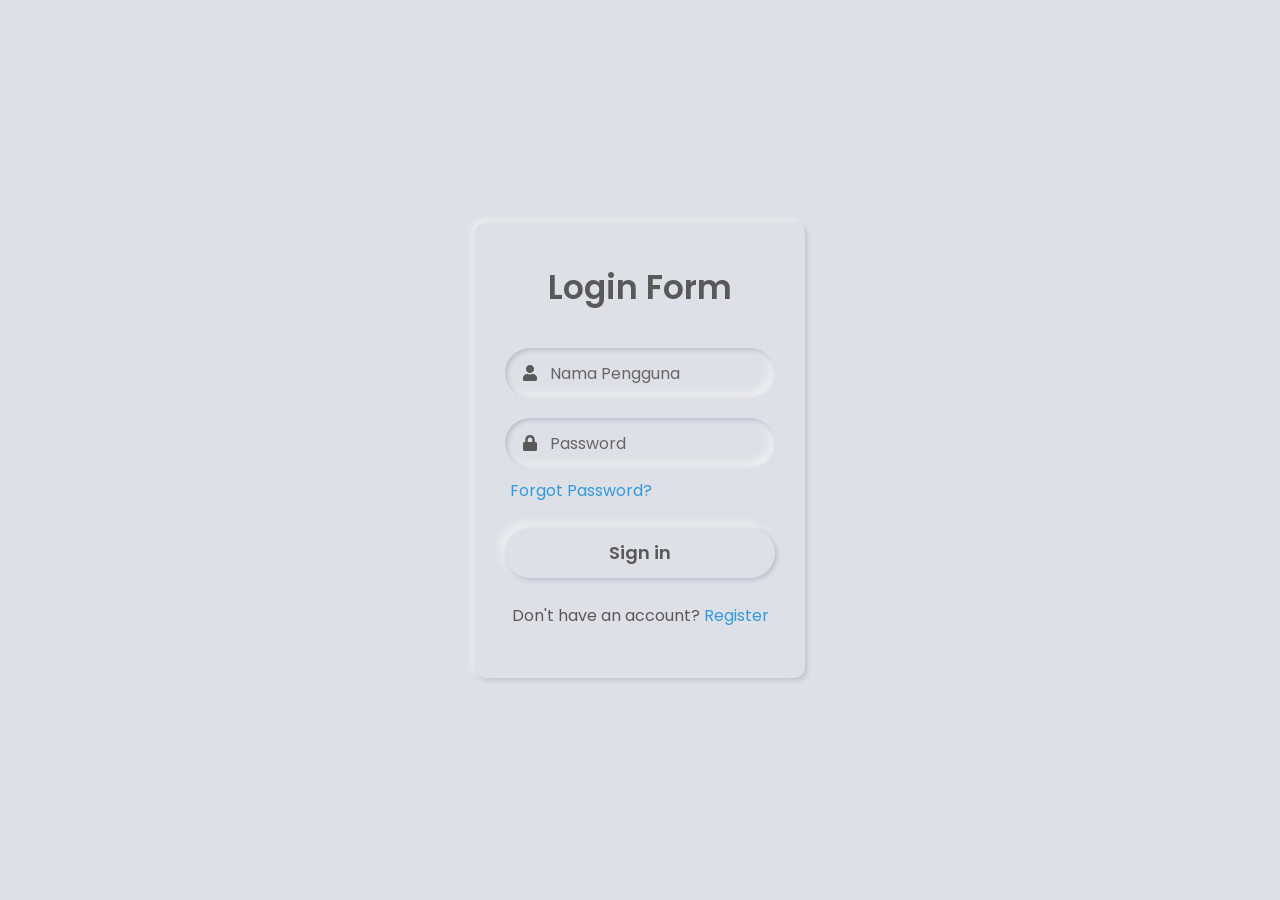
<file: login/index.html>
<!DOCTYPE html>
<!-- Created By CodingNepal -->
<html lang="en" dir="ltr">
   <head>
      <meta charset="utf-8">
      <!-- <title>Neumorphism Login Form UI | CodingNepal</title> -->
      <link rel="stylesheet" href="style.css">
      <link rel="stylesheet" href="https://cdnjs.cloudflare.com/ajax/libs/font-awesome/5.15.3/css/all.min.css"/>
   </head>
   <body>
      <div class="content">
         <div class="text">
          Login Form
         </div>
         <form id="loginForm" action="#">
            <div class="field">
               <input type="text" id="username" required>
               <span class="fas fa-user"></span>
               <label for="username">Nama Pengguna</label>
            </div>
            <div class="field">
               <input type="password" id="password" required>
               <span class="fas fa-lock"></span>
               <label>Password</label>
            </div>
            <div class="forgot-pass">
               <a href="#">Forgot Password?</a>
            </div>
            <button>Sign in</button>
            <div class="sign-up">
               Don't have an account?
               <a href="register.html">Register</a>
            </div>
         </form>
      </div>
   <script src="js/login.js"></script>
   </body>
</html>
</file>
<file: css/component.css>
.grid {
	margin: 0 auto;
	list-style: none;
	text-align: center;
}

.grid li {
	display: inline-block;
	margin: 0;
	padding: 20px;
	text-align: left;
	position: relative;
}

.grid figure {
	margin: 0;
	position: relative;
}

.grid figure img {
	width: 100%;
	max-width: 100%;
	display: block;
	position: relative;
}

.grid figcaption {
	position: absolute;
	top: 0;
	left: 0;
	padding: 42px 22px;
	background: #304352;
	color: #FFF;
}

.grid figcaption h1 {
	font-size: 1.6rem;
	line-height: 2.2rem;
	margin: 0;
	padding-bottom: 12px;
	color: #fff;
}

.grid figcaption small {
	font-size: 16px;
	letter-spacing: 1px;
}

.grid figcaption a {
	text-align: center;
	padding: 5px 10px;
	border-radius: 2px;
	display: inline-block;
	background: #95BF9A;
	color: #fff;
}

/* Caption Style 4 */
.cs-style-4 li {
	-webkit-perspective: 1700px;
	-moz-perspective: 1700px;
	perspective: 1700px;
	-webkit-perspective-origin: 0 50%;
	-moz-perspective-origin: 0 50%;
	perspective-origin: 0 50%;
}

.cs-style-4 figure {
	-webkit-transform-style: preserve-3d;
	-moz-transform-style: preserve-3d;
	transform-style: preserve-3d;
}

.cs-style-4 figure > div {
	overflow: hidden;
}

.cs-style-4 figure img {
	-webkit-transition: -webkit-transform 0.4s;
	-moz-transition: -moz-transform 0.4s;
	transition: transform 0.4s;
}

.no-touch .cs-style-4 figure:hover img,
.cs-style-4 figure.cs-hover img {
	-webkit-transform: translateX(25%);
	-moz-transform: translateX(25%);
	-ms-transform: translateX(25%);
	transform: translateX(25%);
}

.cs-style-4 figcaption {
	height: 100%;
	width: 50%;
	opacity: 0;
	-webkit-backface-visibility: hidden;
	-moz-backface-visibility: hidden;
	backface-visibility: hidden;
	-webkit-transform-origin: 0 0;
	-moz-transform-origin: 0 0;
	transform-origin: 0 0;
	-webkit-transform: rotateY(-90deg);
	-moz-transform: rotateY(-90deg);
	transform: rotateY(-90deg);
	-webkit-transition: -webkit-transform 0.4s, opacity 0.1s 0.3s;
	-moz-transition: -moz-transform 0.4s, opacity 0.1s 0.3s;
	transition: transform 0.4s, opacity 0.1s 0.3s;
}

.no-touch .cs-style-4 figure:hover figcaption,
.cs-style-4 figure.cs-hover figcaption {
	opacity: 1;
	-webkit-transform: rotateY(0deg);
	-moz-transform: rotateY(0deg);
	transform: rotateY(0deg);
	-webkit-transition: -webkit-transform 0.4s, opacity 0.1s;
	-moz-transition: -moz-transform 0.4s, opacity 0.1s;
	transition: transform 0.4s, opacity 0.1s;
}

.cs-style-4 figcaption a {
	position: absolute;
	bottom: 20px;
	right: 20px;
}

@media (max-width: 980px) {
	.grid figcaption h1 {
		font-size: 1rem;
		line-height: 1.6rem;
	}
	.grid figcaption {
		padding: 22px 18px;
	}
}

@media screen and (max-width: 31.5em) {
	.grid {
		padding: 10px 10px 100px 10px;
	}
	.grid li {
		width: 100%;
		min-width: 300px;
	}
}
</file>
<file: css/style.css>
/*

Snapshot Template
http://www.templatemo.com/tm-493-snapshot

*/


/* Body 
------------------------------------- */
body {
    background: #ffffff;   
    font-family: 'Source Sans Pro', sans-serif;
    font-style: normal;
    font-weight: 300;
    position: relative;
}

html,body {
  width: 100%;
  overflow-x: hidden;
}

html {
  font-size: 100%;
}


/*---------------------------------------
    Typorgraphy              
-----------------------------------------*/

h1,h2,h3,h4 {
  font-weight: 300;
}

h1 {
  font-size: 2rem;
  line-height: 3rem;
  letter-spacing: 12px;
  text-transform: uppercase;
  padding-bottom: 8px;
}

h2 {
  color: #95BF9A;
  font-size: 1.2rem;
  font-weight: bold;
  letter-spacing: 4px;
  text-transform: uppercase;
}

h3 {
  font-size: 14px;
  text-transform: uppercase;
  letter-spacing: 4px;
}

p {
  color: #3E4240;
  font-size: 20px;
  letter-spacing: 1px;
  line-height: 34px;
}

#home p,
#contact p, footer p {
  color: #f9f9f9;
}

.btn {
  border:none;
  border-radius: 4px;
  transition: all 0.4s ease-in-out;
}

.btn:focus {
  background: #95BF9A;
  border-color: transparent;
}

.btn-success {
  background: #95BF9A;
  font-weight: 300;
  letter-spacing: 2px;
  padding: 14px 32px;
  margin-top: 26px;
}

.btn-success:hover {
  background: #222;
}

a {
  color: #95BF9A;
  -webkit-transition: 0.5s;
  -o-transition: 0.5s;
  transition: 0.5s;
  text-decoration: none !important;
}
a:hover, a:active, a:focus {
  color: #95BF9A;
  outline: none;
}

* {
  -webkit-box-sizing: border-box;
  -moz-box-sizing: border-box;
  box-sizing: border-box;
}

*:before,
*:after {
  -webkit-box-sizing: border-box;
  -moz-box-sizing: border-box;
  box-sizing: border-box;
}



/*---------------------------------------
    All Section style              
-----------------------------------------*/

.section-title {
  padding-bottom: 62px;
}

#about .section-title {
  padding-top: 82px;
}

#about .section-title h1 {
  margin-bottom: 0px;
  padding-bottom: 0px;
}

#about,
#gallery,
#contact {
  padding-top: 120px;
  padding-bottom: 120px;
  position: relative;
}

#gallery,
#contact, footer {
  text-align: center;
}

.overlay {
  background: #304352;
  opacity: 0.9;
  position: absolute;
  width: 100%;
  height: 100vh;
  top: 0;
  left: 0;
  right: 0;
}



/*---------------------------------------
    Pre Loader Style              
-----------------------------------------*/

.preloader {
    position: fixed;
    top: 0;
    left: 0;
    width: 100%;
    height: 100%;
    z-index: 99999;
    display: flex;
    flex-flow: row nowrap;
    justify-content: center;
    align-items: center;
    background: none repeat scroll 0 0 #fff;
}

.sk-spinner-pulse {
  width: 60px;
  height: 60px;
  background-color: #95BF9A;
  border-radius: 100%;
  margin: 40px auto;
  -webkit-animation: sk-pulseScaleOut 1s infinite ease-in-out;
          animation: sk-pulseScaleOut 1s infinite ease-in-out; }

@-webkit-keyframes sk-pulseScaleOut {
  0% {
    -webkit-transform: scale(0);
            transform: scale(0); }
  100% {
    -webkit-transform: scale(1);
            transform: scale(1);
    opacity: 0; } }

@keyframes sk-pulseScaleOut {
  0% {
    -webkit-transform: scale(0);
            transform: scale(0); }
  100% {
    -webkit-transform: scale(1);
            transform: scale(1);
    opacity: 0; } }



/*---------------------------------------
    Main Navigation             
-----------------------------------------*/

.navbar-default {
  background: #ffffff;
  box-shadow: 0px 2px 8px 0px rgba(50, 50, 50, 0.04);
  border: none;
  margin-bottom: 0px !important;
}

.navbar-default .navbar-brand {
  color: #304352;
  font-size: 28px;
  font-weight: bold;
  letter-spacing: 2px;
  margin: 0;
}

.navbar-default .navbar-nav li a {
    color: #3E4240;
    font-size: 14px;
    font-weight: 300;
    letter-spacing: 1px;
    text-transform: uppercase;
    -webkit-transition: all 0.4s ease-in-out;
    transition: all 0.4s ease-in-out;
    padding-right: 22px;
    padding-left: 22px;
}

.navbar-default .navbar-nav li a span {
  position: relative;
  display: block;
  padding-bottom: 2px;
}

.navbar-default .navbar-nav li a span:before {
  content: "";
  position: absolute;
  width: 100%;
  height: 2px;
  bottom: 0;
  left: 0;
  background-color: rgba(255, 255, 255, 0.5);
  visibility: hidden;
  -webkit-transform: scaleX(0);
  -moz-transform: scaleX(0);
  -ms-transform: scaleX(0);
  -o-transform: scaleX(0);
  transform: scaleX(0);
  -webkit-transition: all 0.3s ease-in-out 0s;
  -moz-transition: all 0.3s ease-in-out 0s;
  -ms-transition: all 0.3s ease-in-out 0s;
  -o-transition: all 0.3s ease-in-out 0s;
  transition: all 0.3s ease-in-out 0s;
}

.navbar-default .navbar-nav li a:hover span:before {
  visibility: visible;
  -webkit-transform: scaleX(1);
  -moz-transform: scaleX(1);
  -ms-transform: scaleX(1);
  -o-transform: scaleX(1);
  transform: scaleX(1);
}

.navbar-default .navbar-nav li.active a span:before {
  visibility: visible;
  -webkit-transform: scaleX(1);
  transform: scaleX(1);
  background-color: #304352;
}

.navbar-default .navbar-nav > li a:hover {
    color: #304352 !important;
}

.navbar-default .navbar-nav > li > a:hover,
.navbar-default .navbar-nav > li > a:focus {
    color: #777;
    background-color: transparent;
}

.navbar-default .navbar-nav > .active > a,
.navbar-default .navbar-nav > .active > a:hover,
.navbar-default .navbar-nav > .active > a:focus {
    color: #304352;
    background-color: transparent;
}

.navbar-default .navbar-toggle {
     border: none;
     padding-top: 10px;
  }

.navbar-default .navbar-toggle .icon-bar {
    border-color: transparent;
  }

.navbar-default .navbar-toggle:hover,
.navbar-default .navbar-toggle:focus { 
  background-color: transparent;
}

@media screen and (max-width: 768px) {
  
  .navbar-default .navbar-nav li a span:before {
    background: transparent !important;
  }
  .navbar-default .navbar-nav li.active a {
    background: transparent;
    background: none;
    color: #304352 !important;
  }
  .navbar-default .navbar-nav li.active a span:before {
    visibility: visible;
    -webkit-transform: scaleX(1);
    transform: scaleX(1);
  }
}



/*---------------------------------------
    Home Section              
-----------------------------------------*/

#home {
  display: -webkit-box;
  display: -webkit-flex;
  display: -ms-flexbox;
  display: flex;
  -webkit-box-align: center;
  -webkit-align-items: center;
      -ms-flex-align: center;
        align-items: center;
  height: 100vh;
  text-align: center;
}

#home h1 {
  color: #ffffff;
}

#home .col-md-8 {
  padding-left: 62px;
}



/*---------------------------------------
    About Section              
-----------------------------------------*/

#about {
  background: #f0f0f0;
}

#about .item {
  width: 100%;
  display: block;
}

#about .about-thumb {
  background: #ffffff;
  border-radius: 4px;
  padding: 100px;
  position: relative;
}

#about .about-img img {
  border: 8px solid #ffffff;
  position: absolute;
  left: -120px;
  bottom: -325px;
  padding: 12px;
}

#about .team-thumb {
  width: 100%;
  height: 400px;
  margin: 32px 0;
  text-align: center;
  background: #ffffff;
  border-radius: 4px;
  -webkit-transition: all 0.3s ease;
  transition: all 0.3s ease;
}

#about .team-thumb .image-holder {
  position: relative;
  top: 40px;
  display: inline-block;
  margin-bottom: 40px;
  padding: 10px;
  -webkit-transition: all 0.3s ease;
  transition: all 0.3s ease;
}

#about .team-thumb .heading {
  font-weight: bold;
  position: relative;
  top: 10px;
  -webkit-transition: all 600ms cubic-bezier(0.68, -0.55, 0.265, 1.55);
  transition: all 600ms cubic-bezier(0.68, -0.55, 0.265, 1.55);
}

#about .team-thumb:hover {
  background: #304352;
}

#about .team-thumb:hover .image-holder {
  top: -40px;
  margin-bottom: 0px;
}

#about .team-thumb:hover .heading {
  top: -10px;
}

#about .team-thumb .description {
  font-size: 18px;
  width: 80%;
  margin: 0 auto;
  opacity: 0;
  -webkit-transition: all 600ms cubic-bezier(0.68, -0.55, 0.265, 1.55);
  transition: all 600ms cubic-bezier(0.68, -0.55, 0.265, 1.55);
  -webkit-transform: scale(0);
  -ms-transform: scale(0);
  transform: scale(0);
}

#about .team-thumb:hover .description {
  opacity: 1;
  -webkit-transform: scale(1);
  -ms-transform: scale(1);
  transform: scale(1);
}

#about .team-thumb:hover p.description {
  color: #ffffff;
}



/*---------------------------------------
    Galllery section              
-----------------------------------------*/

#gallery {
  background: #ffffff;
}

#gallery .gallery-thumb {
  background-color: #ffffff;
  box-shadow: 0px 1px 2px 0px rgba(90, 91, 95, 0.15);
  cursor: pointer;
  display: block;
  margin-bottom: 25px;
  position: relative;
  top: 0px;
  transition: all 0.4s ease-in-out;
}

#gallery .gallery-thumb:hover {
  box-shadow: 0px 16px 22px 0px rgba(90, 91, 95, 0.3);
  top: -5px;
}

#gallery .gallery-thumb img {
  border-top-right-radius: 2px;
  border-bottom-left-radius: 2px;
  width: 100%;
}



/*---------------------------------------
    Contact section              
-----------------------------------------*/

#contact, footer {
  background: #304352;
  color: #ffffff;
}

#contact .form-control {
  background: transparent;
  box-shadow: none;
  border: 1px solid #f9f9f9;
  color: #ccc;
  font-size: 20px;
  margin-top: 10px;
  margin-bottom: 14px;
  transition: all 0.4s ease-in-out;
}

#contact .form-control:focus {
  border-color: #95BF9A;
  color: #ffffff;
}

#contact input {
  height: 55px;
}

#contact input[type="submit"] {
  background: #95BF9A;
  border:none;
  color: #ffffff;
  font-weight: 400;
  letter-spacing: 1px;
}

#contact input[type="submit"]:hover {
  background: #222;
  color: #ffffff;
}



/*---------------------------------------
    Footer section             
-----------------------------------------*/

footer {
  padding-bottom: 80px;
}



/*---------------------------------------
    Social icons style              
-----------------------------------------*/

.social-icon {
  padding: 0;
  margin: 0;
}

.social-icon li {
  list-style: none;
  display: inline-block;
}

.social-icon li a {
  border-radius: 4px;
  border: 1px solid #ffffff;
  color: #ffffff;
  font-size: 20px;
  width: 45px;
  height: 45px;
  line-height: 45px;
  text-align: center;
  margin: 10px 10px 42px 10px;
  padding: 0px;
}

.social-icon li a:hover {
  background: #ffffff;
  color: ##95BF9A;
}



/*---------------------------------------
   Back top         
-----------------------------------------*/

.go-top {
  background-color: #ffffff;
  box-shadow: 1px 1.732px 12px 0px rgba( 0, 0, 0, .14 ), 1px 1.732px 3px 0px rgba( 0, 0, 0, .12 );
  transition : all 1s ease;
  bottom: 2em;
  right: 2em;
  color: #222;
  font-size: 26px;
  display: none;
  position: fixed;
  text-decoration: none;
  width: 40px;
  height: 40px;
  line-height: 35px;
  text-align: center;
  border-radius: 100%;
}

.go-top:hover {
  background: #95BF9A;
  color: #ffffff;
}



/*---------------------------------------
   Responsive Mobile         
-----------------------------------------*/

@media (max-width: 980px) {
/* 
  #home, .overlay {
    height: 50vh;
  }
*/
  #about .team-thumb {
    margin-top: 32px;
  }

}


@media (max-width: 767px) {

  #home, .overlay {
    height: 100vh;
  }

  #about .about-thumb {
    padding: 32px;
    margin-bottom: 32px;
    text-align: center;
  }

  #about .col-md-3 img {
    position: relative;
    top: 0;
    left: 0;
  }

}



@media (max-width: 650px) {

  h1 {
    font-size: 1.6rem;
  }

  p {
    font-size: 18px;
  }

  img {
    width: 100%;
  }

  #about,
  #gallery,
  #contact {
    padding-top: 80px;
    padding-bottom: 80px;
  }

}
</file>
<file: admin/assets/css/fullcalendar.css>
.fc-icon,.fc-unselectable{-moz-user-select:none;-ms-user-select:none}.fc .fc-button,.fc-icon{text-transform:none;font-weight:400}.fc-not-allowed,.fc-not-allowed .fc-event{cursor:not-allowed}.fc .fc-button:not(:disabled),.fc a[data-navlink],.fc-event.fc-event-draggable,.fc-event[href]{cursor:pointer}.fc-unselectable{-webkit-user-select:none;user-select:none;-webkit-touch-callout:none;-webkit-tap-highlight-color:transparent}.fc{display:flex;flex-direction:column;font-size:1em}.fc .fc-button,.fc-icon{display:inline-block;text-align:center}.fc,.fc *,.fc :after,.fc :before{box-sizing:border-box}.fc table{border-collapse:collapse;border-spacing:0;font-size:1em}.fc th{text-align:center}.fc td,.fc th{vertical-align:top;padding:0}.fc .fc-button,.fc .fc-button .fc-icon,.fc .fc-button-group,.fc .fc-timegrid-slot-label{vertical-align:middle}.fc a[data-navlink]:hover{text-decoration:underline}.fc .fc-button:hover,.fc .fc-list-event-title a,a.fc-event,a.fc-event:hover{text-decoration:none}.fc-direction-ltr{direction:ltr;text-align:left}.fc-direction-rtl{direction:rtl;text-align:right}.fc-theme-standard td,.fc-theme-standard th{border:1px solid #ddd;border:1px solid var(--fc-border-color,#ddd)}.fc-liquid-hack td,.fc-liquid-hack th{position:relative}@font-face{font-family:fcicons;src:url("[data-uri]") format('truetype');font-weight:400;font-style:normal}.fc-icon{width:1em;height:1em;-webkit-user-select:none;user-select:none;font-family:fcicons!important;speak:none;font-style:normal;font-variant:normal;line-height:1;-webkit-font-smoothing:antialiased;-moz-osx-font-smoothing:grayscale}.fc-icon-chevron-left:before{content:"\e900"}.fc-icon-chevron-right:before{content:"\e901"}.fc-icon-chevrons-left:before{content:"\e902"}.fc-icon-chevrons-right:before{content:"\e903"}.fc-icon-minus-square:before{content:"\e904"}.fc-icon-plus-square:before{content:"\e905"}.fc-icon-x:before{content:"\e906"}.fc .fc-button{overflow:visible;text-transform:none;margin:0;font-family:inherit}.fc .fc-button::-moz-focus-inner{padding:0;border-style:none}.fc .fc-button{-webkit-appearance:button;-webkit-user-select:none;-moz-user-select:none;-ms-user-select:none;user-select:none;background-color:transparent;border:1px solid transparent;padding:.4em .65em;font-size:1em;line-height:1.5;border-radius:.25em}.fc .fc-button:focus{outline:0;box-shadow:0 0 0 .2rem rgba(44,62,80,.25)}.fc .fc-button-primary:focus,.fc .fc-button-primary:not(:disabled).fc-button-active:focus,.fc .fc-button-primary:not(:disabled):active:focus{box-shadow:0 0 0 .2rem rgba(76,91,106,.5)}.fc .fc-button:disabled{opacity:.65}.fc .fc-button-primary{color:#fff;color:var(--fc-button-text-color,#fff);background-color:#2C3E50;background-color:var(--fc-button-bg-color,#2C3E50);border-color:#2C3E50;border-color:var(--fc-button-border-color,#2C3E50)}.fc .fc-button-primary:hover{color:#fff;color:var(--fc-button-text-color,#fff);background-color:#1e2b37;background-color:var(--fc-button-hover-bg-color,#1e2b37);border-color:#1a252f;border-color:var(--fc-button-hover-border-color,#1a252f)}.fc .fc-button-primary:disabled{color:#fff;color:var(--fc-button-text-color,#fff);background-color:#2C3E50;background-color:var(--fc-button-bg-color,#2C3E50);border-color:#2C3E50;border-color:var(--fc-button-border-color,#2C3E50)}.fc .fc-button-primary:not(:disabled).fc-button-active,.fc .fc-button-primary:not(:disabled):active{color:#fff;color:var(--fc-button-text-color,#fff);background-color:#1a252f;background-color:var(--fc-button-active-bg-color,#1a252f);border-color:#151e27;border-color:var(--fc-button-active-border-color,#151e27)}.fc .fc-button .fc-icon{font-size:1.5em}.fc .fc-button-group{position:relative;display:inline-flex}.fc .fc-button-group>.fc-button{position:relative;flex:1 1 auto}.fc .fc-button-group>.fc-button.fc-button-active,.fc .fc-button-group>.fc-button:active,.fc .fc-button-group>.fc-button:focus,.fc .fc-button-group>.fc-button:hover{z-index:1}.fc-direction-ltr .fc-button-group>.fc-button:not(:first-child){margin-left:-1px;border-top-left-radius:0;border-bottom-left-radius:0}.fc-direction-ltr .fc-button-group>.fc-button:not(:last-child){border-top-right-radius:0;border-bottom-right-radius:0}.fc-direction-rtl .fc-button-group>.fc-button:not(:first-child){margin-right:-1px;border-top-right-radius:0;border-bottom-right-radius:0}.fc-direction-rtl .fc-button-group>.fc-button:not(:last-child){border-top-left-radius:0;border-bottom-left-radius:0}.fc .fc-toolbar{display:flex;justify-content:space-between;align-items:center}.fc .fc-toolbar.fc-header-toolbar{margin-bottom:1.5em}.fc .fc-toolbar.fc-footer-toolbar{margin-top:1.5em}.fc .fc-toolbar-title{font-size:1.75em;margin:0}.fc-direction-ltr .fc-toolbar>*>:not(:first-child){margin-left:.75em}.fc-direction-rtl .fc-toolbar>*>:not(:first-child){margin-right:.75em}.fc-direction-rtl .fc-toolbar-ltr{flex-direction:row-reverse}.fc .fc-scroller{-webkit-overflow-scrolling:touch;position:relative}.fc .fc-scroller-liquid{height:100%}.fc .fc-scroller-liquid-absolute{position:absolute;top:0;right:0;left:0;bottom:0}.fc .fc-scroller-harness{position:relative;overflow:hidden;direction:ltr}.fc .fc-scroller-harness-liquid{height:100%}.fc-direction-rtl .fc-scroller-harness>.fc-scroller{direction:rtl}.fc-theme-standard .fc-scrollgrid{border:1px solid #ddd;border:1px solid var(--fc-border-color,#ddd)}.fc .fc-scrollgrid,.fc .fc-scrollgrid-section-footer>*,.fc .fc-scrollgrid-section-header>*{border-bottom-width:0}.fc .fc-scrollgrid,.fc .fc-scrollgrid table{width:100%;table-layout:fixed}.fc .fc-scrollgrid table{border-top-style:hidden;border-left-style:hidden;border-right-style:hidden}.fc .fc-scrollgrid{border-collapse:separate;border-right-width:0}.fc .fc-scrollgrid-liquid{height:100%}.fc .fc-scrollgrid-section,.fc .fc-scrollgrid-section table,.fc .fc-scrollgrid-section>td{height:1px}.fc .fc-scrollgrid-section-liquid>td{height:100%}.fc .fc-scrollgrid-section>*{border-top-width:0;border-left-width:0}.fc .fc-scrollgrid-section-body table,.fc .fc-scrollgrid-section-footer table{border-bottom-style:hidden}.fc .fc-scrollgrid-section-sticky>*{background:var(--fc-page-bg-color,#fff);position:sticky;z-index:3}.fc .fc-scrollgrid-section-header.fc-scrollgrid-section-sticky>*{top:0}.fc .fc-scrollgrid-section-footer.fc-scrollgrid-section-sticky>*{bottom:0}.fc .fc-scrollgrid-sticky-shim{height:1px;margin-bottom:-1px}.fc-sticky{position:sticky}.fc .fc-view-harness{flex-grow:1;position:relative}.fc .fc-bg-event,.fc .fc-highlight,.fc .fc-non-business,.fc .fc-view-harness-active>.fc-view{position:absolute;top:0;left:0;right:0;bottom:0}.fc .fc-col-header-cell-cushion{display:inline-block;padding:2px 4px}.fc .fc-non-business{background:rgba(215,215,215,.3);background:var(--fc-non-business-color,rgba(215,215,215,.3))}.fc .fc-bg-event{background:var(--fc-bg-event-color,#8fdf82);opacity:.3;opacity:var(--fc-bg-event-opacity,.3)}.fc .fc-bg-event .fc-event-title{margin:.5em;font-size:.85em;font-size:var(--fc-small-font-size,.85em);font-style:italic}.fc .fc-highlight{background:rgba(188,232,241,.3);background:var(--fc-highlight-color,rgba(188,232,241,.3))}.fc .fc-cell-shaded,.fc .fc-day-disabled{background:rgba(208,208,208,.3);background:var(--fc-neutral-bg-color,rgba(208,208,208,.3))}.fc-event .fc-event-main{position:relative;z-index:2}.fc-event-dragging:not(.fc-event-selected){opacity:.75}.fc-event-dragging.fc-event-selected{box-shadow:0 2px 7px rgba(0,0,0,.3)}.fc-event .fc-event-resizer{display:none;position:absolute;z-index:4}.fc-event-selected .fc-event-resizer,.fc-event:hover .fc-event-resizer,.fc-h-event,.fc-v-event{display:block}.fc-event-selected .fc-event-resizer{border-radius:4px;border-radius:calc(var(--fc-event-resizer-dot-total-width,8px)/ 2);border-width:1px;border-width:var(--fc-event-resizer-dot-border-width,1px);width:8px;width:var(--fc-event-resizer-dot-total-width,8px);height:8px;height:var(--fc-event-resizer-dot-total-width,8px);border-style:solid;border-color:inherit;background:var(--fc-page-bg-color,#fff)}.fc-event-selected .fc-event-resizer:before{content:'';position:absolute;top:-20px;left:-20px;right:-20px;bottom:-20px}.fc-event-selected,.fc-event:focus{box-shadow:0 2px 5px rgba(0,0,0,.2)}.fc-event-selected:before,.fc-event:focus:before{content:"";position:absolute;z-index:3;top:0;left:0;right:0;bottom:0}.fc-event-selected:after,.fc-event:focus:after{content:"";background:rgba(0,0,0,.25);background:var(--fc-event-selected-overlay-color,rgba(0,0,0,.25));position:absolute;z-index:1;top:-1px;left:-1px;right:-1px;bottom:-1px}.fc-h-event{border:1px solid #3788d8;border:1px solid var(--fc-event-border-color,#3788d8);background-color:#3788d8;background-color:var(--fc-event-bg-color,#3788d8)}.fc-h-event .fc-event-main{color:#fff;color:var(--fc-event-text-color,#fff)}.fc-h-event .fc-event-main-frame{display:flex}.fc-h-event .fc-event-time{max-width:100%;overflow:hidden}.fc-h-event .fc-event-title-container{flex-grow:1;flex-shrink:1;min-width:0}.fc-h-event .fc-event-title{display:inline-block;vertical-align:top;left:0;right:0;max-width:100%;overflow:hidden}.fc-h-event.fc-event-selected:before{top:-10px;bottom:-10px}.fc-direction-ltr .fc-daygrid-block-event:not(.fc-event-start),.fc-direction-rtl .fc-daygrid-block-event:not(.fc-event-end){border-top-left-radius:0;border-bottom-left-radius:0;border-left-width:0}.fc-direction-ltr .fc-daygrid-block-event:not(.fc-event-end),.fc-direction-rtl .fc-daygrid-block-event:not(.fc-event-start){border-top-right-radius:0;border-bottom-right-radius:0;border-right-width:0}.fc-h-event:not(.fc-event-selected) .fc-event-resizer{top:0;bottom:0;width:8px;width:var(--fc-event-resizer-thickness,8px)}.fc-direction-ltr .fc-h-event:not(.fc-event-selected) .fc-event-resizer-start,.fc-direction-rtl .fc-h-event:not(.fc-event-selected) .fc-event-resizer-end{cursor:w-resize;left:-4px;left:calc(-.5 * var(--fc-event-resizer-thickness,8px))}.fc-direction-ltr .fc-h-event:not(.fc-event-selected) .fc-event-resizer-end,.fc-direction-rtl .fc-h-event:not(.fc-event-selected) .fc-event-resizer-start{cursor:e-resize;right:-4px;right:calc(-.5 * var(--fc-event-resizer-thickness,8px))}.fc-h-event.fc-event-selected .fc-event-resizer{top:50%;margin-top:-4px;margin-top:calc(-.5 * var(--fc-event-resizer-dot-total-width,8px))}.fc-direction-ltr .fc-h-event.fc-event-selected .fc-event-resizer-start,.fc-direction-rtl .fc-h-event.fc-event-selected .fc-event-resizer-end{left:-4px;left:calc(-.5 * var(--fc-event-resizer-dot-total-width,8px))}.fc-direction-ltr .fc-h-event.fc-event-selected .fc-event-resizer-end,.fc-direction-rtl .fc-h-event.fc-event-selected .fc-event-resizer-start{right:-4px;right:calc(-.5 * var(--fc-event-resizer-dot-total-width,8px))}.fc .fc-popover{position:absolute;z-index:9999;box-shadow:0 2px 6px rgba(0,0,0,.15)}.fc .fc-popover-header{display:flex;flex-direction:row;justify-content:space-between;align-items:center;padding:3px 4px}.fc .fc-popover-title{margin:0 2px}.fc .fc-popover-close{cursor:pointer;opacity:.65;font-size:1.1em}.fc-theme-standard .fc-popover{border:1px solid #ddd;border:1px solid var(--fc-border-color,#ddd);background:var(--fc-page-bg-color,#fff)}.fc-theme-standard .fc-popover-header{background:rgba(208,208,208,.3);background:var(--fc-neutral-bg-color,rgba(208,208,208,.3))}:root{--fc-daygrid-event-dot-width:8px;--fc-list-event-dot-width:10px;--fc-list-event-hover-bg-color:#f5f5f5}.fc-daygrid-day-events:after,.fc-daygrid-day-events:before,.fc-daygrid-day-frame:after,.fc-daygrid-day-frame:before,.fc-daygrid-event-harness:after,.fc-daygrid-event-harness:before{content:"";clear:both;display:table}.fc .fc-daygrid-body{position:relative;z-index:1}.fc .fc-daygrid-day.fc-day-today{background-color:rgba(255,220,40,.15);background-color:var(--fc-today-bg-color,rgba(255,220,40,.15))}.fc .fc-daygrid-day-frame{position:relative;min-height:100%}.fc .fc-daygrid-day-top{display:flex;flex-direction:row-reverse}.fc .fc-day-other .fc-daygrid-day-top{opacity:.3}.fc .fc-daygrid-day-number{position:relative;z-index:4;padding:4px}.fc .fc-daygrid-day-events{margin-top:1px}.fc .fc-daygrid-body-balanced .fc-daygrid-day-events{position:absolute;left:0;right:0}.fc .fc-daygrid-body-unbalanced .fc-daygrid-day-events{position:relative;min-height:2em}.fc .fc-daygrid-body-natural .fc-daygrid-day-events{margin-bottom:1em}.fc .fc-daygrid-event-harness{position:relative}.fc .fc-daygrid-event-harness-abs{position:absolute;top:0;left:0;right:0}.fc .fc-daygrid-bg-harness{position:absolute;top:0;bottom:0}.fc .fc-daygrid-day-bg .fc-non-business{z-index:1}.fc .fc-daygrid-day-bg .fc-bg-event{z-index:2}.fc .fc-daygrid-day-bg .fc-highlight{z-index:3}.fc .fc-daygrid-event{z-index:6;margin-top:1px}.fc .fc-daygrid-event.fc-event-mirror{z-index:7}.fc .fc-daygrid-day-bottom{font-size:.85em;padding:2px 3px 0}.fc .fc-daygrid-day-bottom:before{content:"";clear:both;display:table}.fc .fc-daygrid-more-link{position:relative;z-index:4;cursor:pointer}.fc .fc-daygrid-week-number{position:absolute;z-index:5;top:0;padding:2px;min-width:1.5em;text-align:center;background-color:rgba(208,208,208,.3);background-color:var(--fc-neutral-bg-color,rgba(208,208,208,.3));color:grey;color:var(--fc-neutral-text-color,grey)}.fc .fc-more-popover .fc-popover-body{min-width:220px;padding:10px}.fc-direction-ltr .fc-daygrid-event.fc-event-start,.fc-direction-rtl .fc-daygrid-event.fc-event-end{margin-left:2px}.fc-direction-ltr .fc-daygrid-event.fc-event-end,.fc-direction-rtl .fc-daygrid-event.fc-event-start{margin-right:2px}.fc-direction-ltr .fc-daygrid-week-number{left:0;border-radius:0 0 3px}.fc-direction-rtl .fc-daygrid-week-number{right:0;border-radius:0 0 0 3px}.fc-liquid-hack .fc-daygrid-day-frame{position:static}.fc-daygrid-event{position:relative;white-space:nowrap;border-radius:3px;font-size:.85em;font-size:var(--fc-small-font-size,.85em)}.fc-daygrid-block-event .fc-event-time{font-weight:700}.fc-daygrid-block-event .fc-event-time,.fc-daygrid-block-event .fc-event-title{padding:1px}.fc-daygrid-dot-event{display:flex;align-items:center;padding:2px 0}.fc-daygrid-dot-event .fc-event-title{flex-grow:1;flex-shrink:1;min-width:0;overflow:hidden;font-weight:700}.fc-daygrid-dot-event.fc-event-mirror,.fc-daygrid-dot-event:hover{background:rgba(0,0,0,.1)}.fc-daygrid-dot-event.fc-event-selected:before{top:-10px;bottom:-10px}.fc-daygrid-event-dot{margin:0 4px;box-sizing:content-box;width:0;height:0;border:4px solid #3788d8;border:calc(var(--fc-daygrid-event-dot-width,8px)/ 2) solid var(--fc-event-border-color,#3788d8);border-radius:4px;border-radius:calc(var(--fc-daygrid-event-dot-width,8px)/ 2)}.fc-direction-ltr .fc-daygrid-event .fc-event-time{margin-right:3px}.fc-direction-rtl .fc-daygrid-event .fc-event-time{margin-left:3px}.fc-v-event{border:1px solid #3788d8;border:1px solid var(--fc-event-border-color,#3788d8);background-color:#3788d8;background-color:var(--fc-event-bg-color,#3788d8)}.fc-v-event .fc-event-main{color:#fff;color:var(--fc-event-text-color,#fff);height:100%}.fc-v-event .fc-event-main-frame{height:100%;display:flex;flex-direction:column}.fc-v-event .fc-event-time{flex-grow:0;flex-shrink:0;max-height:100%;overflow:hidden}.fc-v-event .fc-event-title-container{flex-grow:1;flex-shrink:1;min-height:0}.fc-v-event .fc-event-title{top:0;bottom:0;max-height:100%;overflow:hidden}.fc-v-event:not(.fc-event-start){border-top-width:0;border-top-left-radius:0;border-top-right-radius:0}.fc-v-event:not(.fc-event-end){border-bottom-width:0;border-bottom-left-radius:0;border-bottom-right-radius:0}.fc-v-event.fc-event-selected:before{left:-10px;right:-10px}.fc-v-event .fc-event-resizer-start{cursor:n-resize}.fc-v-event .fc-event-resizer-end{cursor:s-resize}.fc-v-event:not(.fc-event-selected) .fc-event-resizer{height:8px;height:var(--fc-event-resizer-thickness,8px);left:0;right:0}.fc-v-event:not(.fc-event-selected) .fc-event-resizer-start{top:-4px;top:calc(var(--fc-event-resizer-thickness,8px)/ -2)}.fc-v-event:not(.fc-event-selected) .fc-event-resizer-end{bottom:-4px;bottom:calc(var(--fc-event-resizer-thickness,8px)/ -2)}.fc-v-event.fc-event-selected .fc-event-resizer{left:50%;margin-left:-4px;margin-left:calc(var(--fc-event-resizer-dot-total-width,8px)/ -2)}.fc-v-event.fc-event-selected .fc-event-resizer-start{top:-4px;top:calc(var(--fc-event-resizer-dot-total-width,8px)/ -2)}.fc-v-event.fc-event-selected .fc-event-resizer-end{bottom:-4px;bottom:calc(var(--fc-event-resizer-dot-total-width,8px)/ -2)}.fc .fc-timegrid .fc-daygrid-body{z-index:2}.fc .fc-timegrid-axis-chunk>table,.fc .fc-timegrid-body,.fc .fc-timegrid-slots{position:relative;z-index:1}.fc .fc-timegrid-divider{padding:0 0 2px}.fc .fc-timegrid-body{min-height:100%}.fc .fc-timegrid-axis-chunk{position:relative}.fc .fc-timegrid-slot{height:1.5em;border-bottom:0}.fc .fc-timegrid-slot:empty:before{content:'\00a0'}.fc .fc-timegrid-slot-minor{border-top-style:dotted}.fc .fc-timegrid-slot-label-cushion{display:inline-block;white-space:nowrap}.fc .fc-timegrid-axis-cushion,.fc .fc-timegrid-slot-label-cushion{padding:0 4px}.fc .fc-timegrid-axis-frame-liquid{height:100%}.fc .fc-timegrid-axis-frame{overflow:hidden;display:flex;align-items:center;justify-content:flex-end}.fc .fc-timegrid-axis-cushion{max-width:60px;flex-shrink:0}.fc-direction-ltr .fc-timegrid-slot-label-frame{text-align:right}.fc-direction-rtl .fc-timegrid-slot-label-frame{text-align:left}.fc-liquid-hack .fc-timegrid-axis-frame-liquid{height:auto;position:absolute;top:0;right:0;bottom:0;left:0}.fc .fc-timegrid-col.fc-day-today{background-color:rgba(255,220,40,.15);background-color:var(--fc-today-bg-color,rgba(255,220,40,.15))}.fc .fc-timegrid-col-frame{min-height:100%;position:relative}.fc-media-screen.fc-liquid-hack .fc-timegrid-col-frame{height:auto;position:absolute;top:0;right:0;bottom:0;left:0}.fc-media-screen .fc-timegrid-cols{position:absolute;top:0;left:0;right:0;bottom:0}.fc-media-screen .fc-timegrid-cols>table{height:100%}.fc-media-screen .fc-timegrid-col-bg,.fc-media-screen .fc-timegrid-col-events,.fc-media-screen .fc-timegrid-now-indicator-container{position:absolute;top:0;left:0;right:0}.fc .fc-timegrid-col-bg{z-index:2}.fc .fc-timegrid-col-bg .fc-non-business{z-index:1}.fc .fc-timegrid-col-bg .fc-bg-event{z-index:2}.fc .fc-timegrid-col-bg .fc-highlight,.fc .fc-timegrid-col-events{z-index:3}.fc .fc-timegrid-bg-harness{position:absolute;left:0;right:0}.fc .fc-timegrid-now-indicator-container{bottom:0;overflow:hidden}.fc-direction-ltr .fc-timegrid-col-events{margin:0 2.5% 0 2px}.fc-direction-rtl .fc-timegrid-col-events{margin:0 2px 0 2.5%}.fc-timegrid-event-harness{position:absolute}.fc-timegrid-event-harness>.fc-timegrid-event{position:absolute;top:0;bottom:0;left:0;right:0}.fc-timegrid-event-harness-inset .fc-timegrid-event,.fc-timegrid-event.fc-event-mirror,.fc-timegrid-more-link{box-shadow:0 0 0 1px #fff;box-shadow:0 0 0 1px var(--fc-page-bg-color,#fff)}.fc-timegrid-event,.fc-timegrid-more-link{font-size:.85em;font-size:var(--fc-small-font-size,.85em);border-radius:3px}.fc-timegrid-event{margin-bottom:1px}.fc-timegrid-event .fc-event-main{padding:1px 1px 0}.fc-timegrid-event .fc-event-time{white-space:nowrap;font-size:.85em;font-size:var(--fc-small-font-size,.85em);margin-bottom:1px}.fc-timegrid-event-short .fc-event-main-frame{flex-direction:row;overflow:hidden}.fc-timegrid-event-short .fc-event-time:after{content:'\00a0-\00a0'}.fc-timegrid-event-short .fc-event-title{font-size:.85em;font-size:var(--fc-small-font-size,.85em)}.fc-timegrid-more-link{position:absolute;z-index:9999;color:inherit;color:var(--fc-more-link-text-color,inherit);background:var(--fc-more-link-bg-color,#d0d0d0);cursor:pointer;margin-bottom:1px}.fc-timegrid-more-link-inner{padding:3px 2px;top:0}.fc-direction-ltr .fc-timegrid-more-link{right:0}.fc-direction-rtl .fc-timegrid-more-link{left:0}.fc .fc-timegrid-now-indicator-line{position:absolute;z-index:4;left:0;right:0;border-style:solid;border-color:red;border-color:var(--fc-now-indicator-color,red);border-width:1px 0 0}.fc .fc-timegrid-now-indicator-arrow{position:absolute;z-index:4;margin-top:-5px;border-style:solid;border-color:red;border-color:var(--fc-now-indicator-color,red)}.fc-direction-ltr .fc-timegrid-now-indicator-arrow{left:0;border-width:5px 0 5px 6px;border-top-color:transparent;border-bottom-color:transparent}.fc-direction-rtl .fc-timegrid-now-indicator-arrow{right:0;border-width:5px 6px 5px 0;border-top-color:transparent;border-bottom-color:transparent}.fc-theme-standard .fc-list{border:1px solid #ddd;border:1px solid var(--fc-border-color,#ddd)}.fc .fc-list-empty{background-color:rgba(208,208,208,.3);background-color:var(--fc-neutral-bg-color,rgba(208,208,208,.3));height:100%;display:flex;justify-content:center;align-items:center}.fc .fc-list-empty-cushion{margin:5em 0}.fc .fc-list-table{width:100%;border-style:hidden}.fc .fc-list-table tr>*{border-left:0;border-right:0}.fc .fc-list-sticky .fc-list-day>*{position:sticky;top:0;background:var(--fc-page-bg-color,#fff)}.fc .fc-list-table thead{position:absolute;left:-10000px}.fc .fc-list-table tbody>tr:first-child th{border-top:0}.fc .fc-list-table th{padding:0}.fc .fc-list-day-cushion,.fc .fc-list-table td{padding:8px 14px}.fc .fc-list-day-cushion:after{content:"";clear:both;display:table}.fc-theme-standard .fc-list-day-cushion{background-color:rgba(208,208,208,.3);background-color:var(--fc-neutral-bg-color,rgba(208,208,208,.3))}.fc-direction-ltr .fc-list-day-text,.fc-direction-rtl .fc-list-day-side-text{float:left}.fc-direction-ltr .fc-list-day-side-text,.fc-direction-rtl .fc-list-day-text{float:right}.fc-direction-ltr .fc-list-table .fc-list-event-graphic{padding-right:0}.fc-direction-rtl .fc-list-table .fc-list-event-graphic{padding-left:0}.fc .fc-list-event.fc-event-forced-url{cursor:pointer}.fc .fc-list-event:hover td{background-color:#f5f5f5;background-color:var(--fc-list-event-hover-bg-color,#f5f5f5)}.fc .fc-list-event-graphic,.fc .fc-list-event-time{white-space:nowrap;width:1px}.fc .fc-list-event-dot{display:inline-block;box-sizing:content-box;width:0;height:0;border:5px solid #3788d8;border:calc(var(--fc-list-event-dot-width,10px)/ 2) solid var(--fc-event-border-color,#3788d8);border-radius:5px;border-radius:calc(var(--fc-list-event-dot-width,10px)/ 2)}.fc .fc-list-event-title a{color:inherit}.fc .fc-list-event.fc-event-forced-url:hover a{text-decoration:underline}.fc-theme-bootstrap a:not([href]){color:inherit}.fc-theme-bootstrap5 a:not([href]){color:inherit;text-decoration:inherit}.fc-theme-bootstrap5 .fc-list,.fc-theme-bootstrap5 .fc-scrollgrid,.fc-theme-bootstrap5 td,.fc-theme-bootstrap5 th{border:1px solid var(--bs-gray-400)}.fc-theme-bootstrap5 .fc-scrollgrid{border-right-width:0;border-bottom-width:0}.fc-theme-bootstrap5-shaded{background-color:var(--bs-gray-200)}
</file>
<file: admin/assets/css/main.css>
/*===========================
		COMMON css
===========================*/
@import url("https://fonts.googleapis.com/css2?family=Plus+Jakarta+Sans:ital,wght@0,200;0,300;0,400;0,500;0,600;0,700;0,800;1,200;1,300;1,400;1,500;1,600;1,700;1,800&display=swap");
html {
  scroll-behavior: smooth;
}

body {
  font-family: "Plus Jakarta Sans", sans-serif !important;
  font-weight: normal;
  font-style: normal;
  color: #5d657b;
  overflow-x: hidden;
  background: #f1f5f9;
}

* {
  margin: 0;
  padding: 0;
  -webkit-box-sizing: border-box;
  -moz-box-sizing: border-box;
  box-sizing: border-box;
}

a:focus,
input:focus,
textarea:focus,
button:focus,
.btn:focus,
.btn.focus,
.btn:not(:disabled):not(.disabled).active,
.btn:not(:disabled):not(.disabled):active {
  text-decoration: none;
  outline: none;
  -webkit-box-shadow: none;
  -moz-box-shadow: none;
  box-shadow: none;
}

a:hover {
  color: #365CF5;
}

button,
a {
  -webkit-transition: all 0.3s ease-out 0s;
  -moz-transition: all 0.3s ease-out 0s;
  -ms-transition: all 0.3s ease-out 0s;
  -o-transition: all 0.3s ease-out 0s;
  transition: all 0.3s ease-out 0s;
}

a,
a:focus,
a:hover {
  text-decoration: none;
}

i,
span,
a {
  display: inline-block;
}

audio,
canvas,
iframe,
img,
svg,
video {
  vertical-align: middle;
}

h1 a,
h2 a,
h3 a,
h4 a,
h5 a,
h6 a {
  color: inherit;
}

ul,
ol {
  margin: 0px;
  padding: 0px;
  list-style-type: none;
}

p {
  font-size: 16px;
  font-weight: 400;
  line-height: 25px;
  margin: 0px;
}

.img-bg {
  background-position: center center;
  background-size: cover;
  background-repeat: no-repeat;
  width: 100%;
  height: 100%;
}

.para-width-500 {
  max-width: 500px;
  width: 100%;
}

@media (max-width: 767px) {
  .container {
    padding: 0 30px;
  }
}

/* ========== cart style ========== */
.card-style {
  background: #fff;
  box-sizing: border-box;
  padding: 25px 30px;
  position: relative;
  box-shadow: 0px 12px 24px -4px rgba(145, 158, 171, 0.12), 0px 0px 2px 0px rgba(145, 158, 171, 0.2);
  border-radius: 7px;
}
@media (max-width: 767px) {
  .card-style {
    padding: 20px;
  }
}
.card-style .jvm-zoom-btn {
  position: absolute;
  display: inline-flex;
  justify-content: center;
  align-items: center;
  width: 30px;
  height: 30px;
  border: 1px solid rgba(0, 0, 0, 0.1);
  right: 30px;
  bottom: 30px;
  cursor: pointer;
}
.card-style .jvm-zoom-btn.jvm-zoomin {
  bottom: 70px;
}
.card-style .dropdown-toggle {
  border: none;
  background: none;
}
.card-style .dropdown-toggle::after {
  display: none;
}
.card-style .dropdown-menu {
  -webkit-box-shadow: 0px 0px 5px rgba(0, 0, 0, 0.07);
  -moz-box-shadow: 0px 0px 5px rgba(0, 0, 0, 0.07);
  box-shadow: 0px 0px 5px rgba(0, 0, 0, 0.07);
}
.card-style .dropdown-menu li:hover a {
  color: #365CF5 !important;
}
.card-style .dropdown-menu li a {
  display: block;
  font-size: 14px;
}

.error-box {
  max-width: 330px;
  margin: 65px auto;
}
@media (max-width: 767px) {
  .error-box {
    margin: 25px auto;
  }
  .error-box img {
    max-width: 180px;
  }
  .error-box h1 {
    font-size: 28px;
  }
}
.error-box a {
  border-radius: 7px;
  padding: 7px 25px;
}

.max-w-350 {
  max-width: 350px;
}

.more-btn-wrapper .dropdown-menu {
  border: 0.5px solid #efefef;
  box-shadow: 0px 5px 10px rgba(26, 25, 85, 0.08);
  border-radius: 5px;
}
.more-btn-wrapper .dropdown-menu .dropdown-item:active, .more-btn-wrapper .dropdown-menu .dropdown-item:focus {
  background: none;
}
.more-btn-wrapper .dropdown-menu .dropdown-item a {
  width: 100%;
  border-radius: 4px;
  color: #1A2142;
}
.more-btn-wrapper .dropdown-menu .dropdown-item i {
  font-weight: 700;
}

/* ======= Border Radius ========= */
.radius-4 {
  border-radius: 4px;
}

.radius-10 {
  border-radius: 10px;
}

.radius-30 {
  border-radius: 30px;
}

.radius-50 {
  border-radius: 50px;
}

.radius-full {
  border-radius: 50%;
}

.scroll-top {
  width: 45px;
  height: 45px;
  background: #365CF5;
  display: none;
  justify-content: center;
  align-items: center;
  font-size: 18px;
  color: #fff;
  border-radius: 5px;
  position: fixed;
  bottom: 30px;
  right: 30px;
  z-index: 9;
  cursor: pointer;
  -webkit-transition: all 0.3s ease-out 0s;
  -moz-transition: all 0.3s ease-out 0s;
  -ms-transition: all 0.3s ease-out 0s;
  -o-transition: all 0.3s ease-out 0s;
  transition: all 0.3s ease-out 0s;
}
.scroll-top:hover {
  color: #fff;
  background: rgba(54, 92, 245, 0.8);
}

.form-control:focus {
  box-shadow: none;
}

.form-control.is-valid:focus,
.was-validated .form-control:valid:focus,
.form-control.is-invalid:focus,
.was-validated .form-control:invalid:focus,
.form-check-input.is-valid:focus,
.was-validated .form-check-input:valid:focus,
.form-check-input.is-invalid:focus,
.was-validated .form-check-input:invalid:focus,
.form-check-input:focus,
.radio-style.radio-success .form-check-input:focus,
.radio-style.radio-warning .form-check-input:focus,
.radio-style.radio-danger .form-check-input:focus {
  box-shadow: none;
}

.hover-underline:hover {
  text-decoration: underline;
}

/* ============= typography css ============= */
h1,
h2,
h3,
h4,
h5,
h6,
.h1,
.h2,
.h3,
.h4,
.h5,
.h6 {
  color: #1A2142;
  margin: 0;
}

h1,
.h1 {
  font-size: 32px;
  font-weight: 700;
}

h2,
.h2 {
  font-size: 28px;
  font-weight: 600;
}

h3,
.h3 {
  font-size: 24px;
  font-weight: 500;
}

h4,
.h4 {
  font-size: 20px;
  font-weight: 600;
}

h5,
.h5 {
  font-size: 16px;
  font-weight: 700;
}

h6,
.h6 {
  font-size: 16px;
  font-weight: 600;
}

.text-bold {
  font-weight: 700;
}

.text-semi-bold {
  font-weight: 600;
}

.text-medium {
  font-weight: 500;
}

.text-regular {
  font-weight: 400;
}

.text-light {
  font-weight: 300;
}

.text-sm {
  font-size: 14px;
  line-height: 22px;
}

.text-xs {
  font-size: 12px;
}

/* ========== breadcrumb ============ */
.title-wrapper .breadcrumb-wrapper,
.title-wrapper .title {
  margin-bottom: 30px;
}
@media (max-width: 767px) {
  .title-wrapper .breadcrumb-wrapper,
  .title-wrapper .title {
    margin-bottom: 10px;
  }
}

.breadcrumb-wrapper {
  display: flex;
  justify-content: flex-end;
}
@media (max-width: 767px) {
  .breadcrumb-wrapper {
    justify-content: flex-start;
  }
}
.breadcrumb-wrapper .breadcrumb li {
  font-size: 14px;
  color: #365CF5;
}
.breadcrumb-wrapper .breadcrumb li a {
  color: #5d657b;
}
.breadcrumb-wrapper .breadcrumb li a:hover {
  color: #365CF5;
}

/* ========== Buttons css ========== */
/* buttons base styles */
.main-btn {
  display: inline-flex;
  align-items: center;
  justify-content: center;
  gap: 10px;
  text-align: center;
  white-space: nowrap;
  vertical-align: middle;
  -webkit-user-select: none;
  -moz-user-select: none;
  -ms-user-select: none;
  user-select: none;
  padding: 15px 45px;
  font-weight: 500;
  font-size: 14px;
  line-height: 24px;
  border-radius: 3px;
  cursor: pointer;
  z-index: 5;
  transition: all 0.4s ease-in-out;
  border: 1px solid transparent;
  overflow: hidden;
}
.main-btn i {
  font-size: 17px;
}
.main-btn svg {
  fill: currentColor;
}
.main-btn:hover {
  color: inherit;
}

.group-btn {
  display: inline-flex;
  border: 1px solid #DFE5EF;
  border-radius: 3px;
}
.group-btn.square-btn .main-btn:first-child {
  border-top-left-radius: 0;
  border-bottom-left-radius: 0;
}
.group-btn.square-btn .main-btn:last-child {
  border-top-right-radius: 0;
  border-bottom-right-radius: 0;
}
.group-btn.rounded-full .main-btn:first-child {
  border-top-left-radius: 30px;
  border-bottom-left-radius: 30px;
}
.group-btn.rounded-full .main-btn:last-child {
  border-top-right-radius: 30px;
  border-bottom-right-radius: 30px;
}
.group-btn .main-btn {
  border-radius: 0;
}
.group-btn .main-btn:first-child {
  border-top-left-radius: 3px;
  border-bottom-left-radius: 3px;
}
.group-btn .main-btn:last-child {
  border-top-right-radius: 3px;
  border-bottom-right-radius: 3px;
}
.group-btn .main-btn:not(.group-btn .main-btn:last-child) {
  border-right: 1px solid #DFE5EF;
}

.btn-sm {
  padding: 10px 20px;
  font-weight: 400;
}

/* buttons hover effect */
.btn-hover {
  position: relative;
  overflow: hidden;
}
.btn-hover::after {
  content: "";
  position: absolute;
  width: 0%;
  height: 0%;
  border-radius: 50%;
  background: rgba(255, 255, 255, 0.05);
  top: 50%;
  left: 50%;
  padding: 50%;
  z-index: -1;
  -webkit-transition: all 0.3s ease-out 0s;
  -moz-transition: all 0.3s ease-out 0s;
  -ms-transition: all 0.3s ease-out 0s;
  -o-transition: all 0.3s ease-out 0s;
  transition: all 0.3s ease-out 0s;
  -webkit-transform: translate3d(-50%, -50%, 0) scale(0);
  -moz-transform: translate3d(-50%, -50%, 0) scale(0);
  -ms-transform: translate3d(-50%, -50%, 0) scale(0);
  -o-transform: translate3d(-50%, -50%, 0) scale(0);
  transform: translate3d(-50%, -50%, 0) scale(0);
}
.btn-hover:hover::after {
  -webkit-transform: translate3d(-50%, -50%, 0) scale(1.3);
  -moz-transform: translate3d(-50%, -50%, 0) scale(1.3);
  -ms-transform: translate3d(-50%, -50%, 0) scale(1.3);
  -o-transform: translate3d(-50%, -50%, 0) scale(1.3);
  transform: translate3d(-50%, -50%, 0) scale(1.3);
}

/* Dropdown buttons */
.base-dropdown-btn .main-btn {
  padding: 8px 15px;
}
.base-dropdown-btn .main-btn svg {
  fill: currentColor;
}
.base-dropdown-btn .dropdown-menu {
  box-shadow: 0px 12px 24px -4px rgba(145, 158, 171, 0.12), 0px 0px 2px 0px rgba(145, 158, 171, 0.2);
  border-radius: 3px;
  border: none;
}
.base-dropdown-btn .dropdown-item {
  padding: 8px 15px;
  color: #5d657b;
  font-weight: 500;
}
.base-dropdown-btn .dropdown-item:hover {
  color: #5d657b !important;
  background: #f5f8fc;
}

/* primary buttons */
.primary-btn {
  background: #365CF5;
  color: #fff;
}
.primary-btn:hover {
  color: #fff;
}

.primary-btn-outline {
  background: transparent;
  color: #365CF5;
  border-color: #365CF5;
}
.primary-btn-outline:hover {
  color: #fff;
  background: #365CF5;
}

.primary-btn-light {
  background: rgba(54, 92, 245, 0.12);
  color: #365CF5;
}
.primary-btn-light:hover {
  color: #365CF5;
}

.primary-btn-group {
  background: transparent;
  border: 1px solid transparent;
  color: #365CF5;
}
.primary-btn-group.active, .primary-btn-group:hover {
  color: #fff;
  background: #365CF5;
  border-color: #365CF5 !important;
}

/* secondary buttons */
.secondary-btn {
  background: #00c1f8;
  color: #fff;
}
.secondary-btn:hover {
  color: #fff;
}

.secondary-btn-outline {
  background: transparent;
  color: #00c1f8;
  border-color: #00c1f8;
}
.secondary-btn-outline:hover {
  color: #fff;
  background: #00c1f8;
}

.secondary-btn-light {
  background: rgba(0, 193, 248, 0.12);
  color: #00c1f8;
}
.secondary-btn-light:hover {
  color: #00c1f8;
}

.secondary-btn-group {
  background: transparent;
  border: 1px solid transparent;
  color: #00c1f8;
}
.secondary-btn-group.active, .secondary-btn-group:hover {
  color: #fff;
  background: #00c1f8;
  border-color: #00c1f8 !important;
}

/* success buttons */
.success-btn {
  background: #219653;
  color: #fff;
}
.success-btn:hover {
  color: #fff;
}

.success-btn-outline {
  background: transparent;
  color: #219653;
  border-color: #219653;
}
.success-btn-outline:hover {
  color: #fff;
  background: #219653;
}

.success-btn-light {
  background: rgba(33, 150, 83, 0.12);
  color: #219653;
}
.success-btn-light:hover {
  color: #219653;
}

.success-btn-group {
  background: transparent;
  border: 1px solid transparent;
  color: #219653;
}
.success-btn-group.active, .success-btn-group:hover {
  color: #fff;
  background: #219653;
  border-color: #219653 !important;
}

/* danger buttons */
.danger-btn {
  background: #d50100;
  color: #fff;
}
.danger-btn:hover {
  color: #fff;
}

.danger-btn-outline {
  background: transparent;
  color: #d50100;
  border-color: #d50100;
}
.danger-btn-outline:hover {
  color: #fff;
  background: #d50100;
}

.danger-btn-light {
  background: rgba(213, 1, 0, 0.12);
  color: #d50100;
}
.danger-btn-light:hover {
  color: #d50100;
}

.danger-btn-group {
  background: transparent;
  border: 1px solid transparent;
  color: #d50100;
}
.danger-btn-group.active, .danger-btn-group:hover {
  color: #fff;
  background: #d50100;
  border-color: #d50100 !important;
}

/* warning buttons */
.warning-btn {
  background: #f7c800;
  color: #fff;
}
.warning-btn:hover {
  color: #fff;
}

.warning-btn-outline {
  background: transparent;
  color: #f7c800;
  border-color: #f7c800;
}
.warning-btn-outline:hover {
  color: #fff;
  background: #f7c800;
}

.warning-btn-light {
  background: rgba(247, 200, 0, 0.12);
  color: #f7c800;
}
.warning-btn-light:hover {
  color: #f7c800;
}

.warning-btn-group {
  background: transparent;
  border: 1px solid transparent;
  color: #f7c800;
}
.warning-btn-group.active, .warning-btn-group:hover {
  color: #fff;
  background: #f7c800;
  border-color: #f7c800 !important;
}

/* info buttons */
.info-btn {
  background: #97ca31;
  color: #fff;
}
.info-btn:hover {
  color: #fff;
}

.info-btn-outline {
  background: transparent;
  color: #97ca31;
  border-color: #97ca31;
}
.info-btn-outline:hover {
  color: #fff;
  background: #97ca31;
}

.info-btn-light {
  background: rgba(151, 202, 49, 0.12);
  color: #97ca31;
}
.info-btn-light:hover {
  color: #97ca31;
}

.info-btn-group {
  background: transparent;
  border: 1px solid transparent;
  color: #97ca31;
}
.info-btn-group.active, .info-btn-group:hover {
  color: #fff;
  background: #97ca31;
  border-color: #97ca31 !important;
}

/* dark buttons */
.dark-btn {
  background: #1A2142;
  color: #fff;
}
.dark-btn:hover {
  color: #fff;
}

.dark-btn-outline {
  background: transparent;
  color: #1A2142;
  border-color: #1A2142;
}
.dark-btn-outline:hover {
  color: #fff;
  background: #1A2142;
}

.dark-btn-light {
  background: rgba(26, 33, 66, 0.12);
  color: #1A2142;
}
.dark-btn-light:hover {
  color: #1A2142;
}

.dark-btn-group {
  background: transparent;
  border: 1px solid transparent;
  color: #1A2142;
}
.dark-btn-group.active, .dark-btn-group:hover {
  color: #fff;
  background: #1A2142;
  border-color: #1A2142 !important;
}

/* light buttons */
.light-btn {
  background: #DFE5EF;
  color: #1A2142;
}
.light-btn:hover {
  color: #1A2142;
}

.light-btn-outline {
  background: transparent;
  color: #1A2142;
  border-color: #DFE5EF;
}
.light-btn-outline:hover {
  color: #1A2142;
  background: #DFE5EF;
}

.light-btn-light {
  background: rgba(223, 229, 239, 0.5);
  color: #1A2142;
}
.light-btn-light:hover {
  color: #1A2142;
}

.light-btn-group {
  background: transparent;
  border: 1px solid transparent;
  color: #000;
}
.light-btn-group.active, .light-btn-group:hover {
  color: #000;
  background: #DFE5EF;
  border-color: #DFE5EF !important;
}

/* active buttons */
.active-btn {
  background: #365CF5;
  color: #fff;
}
.active-btn:hover {
  color: #fff;
}

.active-btn-outline {
  background: transparent;
  color: #365CF5;
  border-color: #365CF5;
}
.active-btn-outline:hover {
  color: #fff;
  background: #365CF5;
}

.active-btn-light {
  background: rgba(54, 92, 245, 0.12);
  color: #365CF5;
}
.active-btn-light:hover {
  color: #365CF5;
}

.active-btn-group {
  background: transparent;
  border: 1px solid transparent;
  color: #365CF5;
}
.active-btn-group.active, .active-btn-group:hover {
  color: #fff;
  background: #365CF5;
  border-color: #365CF5 !important;
}

/* deactive buttons */
.deactive-btn {
  background: #E9E9E9;
  color: #8F9AAD;
}
.deactive-btn:hover {
  color: #8F9AAD;
}

.deactive-btn-outline {
  background: transparent;
  color: #8F9AAD;
  border-color: #E9E9E9;
}
.deactive-btn-outline:hover {
  color: #8F9AAD;
  background: #E9E9E9;
}

.deactive-btn-light {
  background: #e9e9e9;
  color: #8F9AAD;
}
.deactive-btn-light:hover {
  color: #8F9AAD;
}

.deactive-btn-group {
  background: transparent;
  border: 1px solid transparent;
  color: #9AA4CA;
}
.deactive-btn-group.active, .deactive-btn-group:hover {
  color: #9AA4CA;
  background: #CBE1FF;
  border-color: #CBE1FF !important;
}

/* =========  square-btn ========= */
.square-btn {
  border-radius: 0px;
}

/* =========  rounded-md ========= */
.rounded-md {
  border-radius: 10px;
}

/* =========  rounded-full ========= */
.rounded-full {
  border-radius: 30px;
}

/* ========== buttons group css ========= */
.buttons-group {
  display: flex;
  flex-wrap: wrap;
  margin: 0 -10px;
}
.buttons-group li {
  margin: 10px;
}

/* ====== Status Button ====== */
.status-btn {
  padding: 7px 15px;
  border-radius: 30px;
  font-size: 14px;
  font-weight: 400;
}
.status-btn.primary-btn {
  color: #fff;
  background: #365cf5;
}
.status-btn.active-btn {
  color: #365CF5;
  background: rgba(54, 92, 245, 0.1);
}
.status-btn.close-btn {
  color: #d50100;
  background: rgba(213, 1, 0, 0.1);
}
.status-btn.warning-btn {
  color: #f7c800;
  background: rgba(247, 200, 0, 0.1);
}
.status-btn.info-btn {
  color: #97ca31;
  background: rgba(151, 202, 49, 0.1);
}
.status-btn.success-btn {
  color: #219653;
  background: rgba(33, 150, 83, 0.1);
}
.status-btn.secondary-btn {
  color: #00c1f8;
  background: rgba(0, 193, 248, 0.1);
}
.status-btn.dark-btn {
  color: #1A2142;
  background: rgba(26, 33, 66, 0.1);
}
.status-btn.orange-btn {
  color: #f2994a;
  background: rgba(242, 153, 74, 0.1);
}

/* ============ alerts css ============ */
.alert-box {
  display: flex;
  position: relative;
  margin-bottom: 20px;
}
@media (max-width: 767px) {
  .alert-box {
    padding-left: 0px !important;
  }
}
.alert-box .left {
  max-width: 75px;
  width: 100%;
  height: 100%;
  border-radius: 4px;
  background: #d50100;
  position: absolute;
  left: 0;
  top: 0;
  display: flex;
  justify-content: center;
  align-items: center;
}
@media (max-width: 767px) {
  .alert-box .left {
    display: none;
  }
}
.alert-box .left h5 {
  -webkit-transform: rotate(-90deg);
  -moz-transform: rotate(-90deg);
  -ms-transform: rotate(-90deg);
  -o-transform: rotate(-90deg);
  transform: rotate(-90deg);
  color: #fff;
}
.alert-box .alert {
  margin-bottom: 0px;
  padding: 25px 40px;
}
@media (max-width: 767px) {
  .alert-box .alert {
    padding: 20px;
  }
}

/* Alert Primary */
.primary-alert .left {
  background: #365CF5;
}
.primary-alert .alert {
  color: #365CF5;
  border: 1px solid #365CF5;
  background: rgba(54, 92, 245, 0.2);
  width: 100%;
}
.primary-alert .alert .alert-heading {
  color: #365CF5;
  margin-bottom: 15px;
}

/* Alert Danger */
.danger-alert .left {
  background: #d50100;
}
.danger-alert .alert {
  color: #d50100;
  border: 1px solid #d50100;
  background: rgba(213, 1, 0, 0.2);
  width: 100%;
}
.danger-alert .alert .alert-heading {
  color: #d50100;
  margin-bottom: 15px;
}

/* Alert warning */
.warning-alert .left {
  background: #f7c800;
}
.warning-alert .alert {
  color: #f7c800;
  border: 1px solid #f7c800;
  background: rgba(247, 200, 0, 0.2);
  width: 100%;
}
.warning-alert .alert .alert-heading {
  color: #f7c800;
  margin-bottom: 15px;
}

/* Alert warning */
.warning-alert .left {
  background: #f7c800;
}
.warning-alert .alert {
  color: #f7c800;
  border: 1px solid #f7c800;
  background: rgba(247, 200, 0, 0.2);
  width: 100%;
}
.warning-alert .alert .alert-heading {
  color: #f7c800;
  margin-bottom: 15px;
}

/* Alert info */
.info-alert .left {
  background: #97ca31;
}
.info-alert .alert {
  color: #97ca31;
  border: 1px solid #97ca31;
  background: rgba(151, 202, 49, 0.2);
  width: 100%;
}
.info-alert .alert .alert-heading {
  color: #97ca31;
  margin-bottom: 15px;
}

/* Alert success */
.success-alert .left {
  background: #219653;
}
.success-alert .alert {
  color: #219653;
  border: 1px solid #219653;
  background: rgba(33, 150, 83, 0.2);
  width: 100%;
}
.success-alert .alert .alert-heading {
  color: #219653;
  margin-bottom: 15px;
}

/* Alert secondary */
.secondary-alert .left {
  background: #00c1f8;
}
.secondary-alert .alert {
  color: #00c1f8;
  border: 1px solid #00c1f8;
  background: rgba(0, 193, 248, 0.2);
  width: 100%;
}
.secondary-alert .alert .alert-heading {
  color: #00c1f8;
  margin-bottom: 15px;
}

/* Alert gray */
.gray-alert .left {
  background: #5d657b;
}
.gray-alert .alert {
  color: #5d657b;
  border: 1px solid #5d657b;
  background: rgba(93, 101, 123, 0.2);
  width: 100%;
}
.gray-alert .alert .alert-heading {
  color: #5d657b;
  margin-bottom: 15px;
}

/* Alert black */
.black-alert .left {
  background: #000;
}
.black-alert .alert {
  color: #000;
  border: 1px solid #000;
  background: rgba(0, 0, 0, 0.2);
  width: 100%;
}
.black-alert .alert .alert-heading {
  color: #000;
  margin-bottom: 15px;
}

/* Alert orange */
.orange-alert .left {
  background: #f2994a;
}
.orange-alert .alert {
  color: #f2994a;
  border: 1px solid #f2994a;
  background: rgba(242, 153, 74, 0.2);
  width: 100%;
}
.orange-alert .alert .alert-heading {
  color: #f2994a;
  margin-bottom: 15px;
}

/* ========== cards css =========== */
/* card-style-1 */
.card-style-1 {
  background: #fff;
  border: 1px solid #efefef;
  border-radius: 10px;
  padding: 25px 0;
  position: relative;
  -webkit-transition: all 0.3s ease-out 0s;
  -moz-transition: all 0.3s ease-out 0s;
  -ms-transition: all 0.3s ease-out 0s;
  -o-transition: all 0.3s ease-out 0s;
  transition: all 0.3s ease-out 0s;
}
.card-style-1:hover {
  -webkit-box-shadow: 0px 0px 5px rgba(0, 0, 0, 0.1);
  -moz-box-shadow: 0px 0px 5px rgba(0, 0, 0, 0.1);
  box-shadow: 0px 0px 5px rgba(0, 0, 0, 0.1);
}
.card-style-1 .card-meta {
  display: flex;
  align-items: center;
  margin-bottom: 15px;
  padding: 0 30px;
}
@media (max-width: 767px) {
  .card-style-1 .card-meta {
    padding: 0 20px;
  }
}
.card-style-1 .card-meta .image {
  max-width: 40px;
  width: 100%;
  border-radius: 50%;
  overflow: hidden;
  margin-right: 12px;
}
.card-style-1 .card-meta .image img {
  width: 100%;
}
.card-style-1 .card-meta .text p {
  color: #1A2142;
}
.card-style-1 .card-meta .text p a {
  color: inherit;
}
.card-style-1 .card-meta .text p a:hover {
  color: #365CF5;
}
.card-style-1 .card-image {
  border-radius: 10px;
  margin-bottom: 25px;
  overflow: hidden;
}
.card-style-1 .card-image a {
  display: block;
}
.card-style-1 .card-image img {
  width: 100%;
}
.card-style-1 .card-content {
  padding: 0px 30px;
}
@media (max-width: 767px) {
  .card-style-1 .card-content {
    padding: 0px 20px;
  }
}
.card-style-1 .card-content h4 a {
  color: inherit;
  margin-bottom: 15px;
  display: block;
}
.card-style-1 .card-content h4 a:hover {
  color: #365CF5;
}

/* card-style-2 */
.card-style-2 {
  background: #fff;
  border: 1px solid #efefef;
  border-radius: 4px;
  padding: 20px;
  -webkit-transition: all 0.3s ease-out 0s;
  -moz-transition: all 0.3s ease-out 0s;
  -ms-transition: all 0.3s ease-out 0s;
  -o-transition: all 0.3s ease-out 0s;
  transition: all 0.3s ease-out 0s;
}
.card-style-2:hover {
  -webkit-box-shadow: 0px 0px 5px rgba(0, 0, 0, 0.1);
  -moz-box-shadow: 0px 0px 5px rgba(0, 0, 0, 0.1);
  box-shadow: 0px 0px 5px rgba(0, 0, 0, 0.1);
}
.card-style-2 .card-image {
  border-radius: 4px;
  margin-bottom: 30px;
  overflow: hidden;
}
.card-style-2 .card-image a {
  display: block;
}
.card-style-2 .card-image img {
  width: 100%;
}
.card-style-2 .card-content {
  padding: 0px 10px;
}
@media (max-width: 767px) {
  .card-style-2 .card-content {
    padding: 0px;
  }
}
.card-style-2 .card-content h4 a {
  color: inherit;
  margin-bottom: 15px;
  display: block;
}
.card-style-2 .card-content h4 a:hover {
  color: #365CF5;
}

/* card-style-3 */
.card-style-3 {
  background: #fff;
  border: 1px solid #efefef;
  border-radius: 4px;
  padding: 25px 30px;
  -webkit-transition: all 0.3s ease-out 0s;
  -moz-transition: all 0.3s ease-out 0s;
  -ms-transition: all 0.3s ease-out 0s;
  -o-transition: all 0.3s ease-out 0s;
  transition: all 0.3s ease-out 0s;
}
.card-style-3:hover {
  -webkit-box-shadow: 0px 0px 5px rgba(0, 0, 0, 0.1);
  -moz-box-shadow: 0px 0px 5px rgba(0, 0, 0, 0.1);
  box-shadow: 0px 0px 5px rgba(0, 0, 0, 0.1);
}
.card-style-3 .card-content h4 a {
  color: inherit;
  margin-bottom: 15px;
  display: block;
}
.card-style-3 .card-content h4 a:hover {
  color: #365CF5;
}
.card-style-3 .card-content a.read-more {
  font-weight: 500;
  color: #1A2142;
  margin-top: 20px;
}
.card-style-3 .card-content a.read-more:hover {
  color: #365CF5;
  letter-spacing: 2px;
}

/* card-style-4 */
.card-style-4 {
  background: #fff;
  border: 1px solid #efefef;
  border-radius: 4px;
  padding: 20px 30px;
  -webkit-transition: all 0.3s ease-out 0s;
  -moz-transition: all 0.3s ease-out 0s;
  -ms-transition: all 0.3s ease-out 0s;
  -o-transition: all 0.3s ease-out 0s;
  transition: all 0.3s ease-out 0s;
}
.card-style-4:hover {
  -webkit-box-shadow: 0px 0px 5px rgba(0, 0, 0, 0.1);
  -moz-box-shadow: 0px 0px 5px rgba(0, 0, 0, 0.1);
  box-shadow: 0px 0px 5px rgba(0, 0, 0, 0.1);
}
.card-style-4 .card-image {
  border-radius: 50%;
  margin: auto;
  margin-bottom: 30px;
  max-width: 250px;
  width: 100%;
  overflow: hidden;
}
.card-style-4 .card-image a {
  display: block;
}
.card-style-4 .card-image img {
  width: 100%;
}
.card-style-4 .card-content {
  margin-bottom: 10px;
}
.card-style-4 .card-content h4 a {
  color: inherit;
  margin-bottom: 15px;
  display: block;
}
.card-style-4 .card-content h4 a:hover {
  color: #365CF5;
}
.card-style-4 .card-content a.read-more {
  font-weight: 500;
  color: #1A2142;
  margin-top: 20px;
}
.card-style-4 .card-content a.read-more:hover {
  color: #365CF5;
  letter-spacing: 2px;
}

/* card-style-5 */
.card-style-5 {
  background: #fff;
  border: 1px solid #efefef;
  border-radius: 4px;
  padding: 20px;
  display: flex;
  align-items: center;
  -webkit-transition: all 0.3s ease-out 0s;
  -moz-transition: all 0.3s ease-out 0s;
  -ms-transition: all 0.3s ease-out 0s;
  -o-transition: all 0.3s ease-out 0s;
  transition: all 0.3s ease-out 0s;
}
.card-style-5:hover {
  -webkit-box-shadow: 0px 0px 5px rgba(0, 0, 0, 0.1);
  -moz-box-shadow: 0px 0px 5px rgba(0, 0, 0, 0.1);
  box-shadow: 0px 0px 5px rgba(0, 0, 0, 0.1);
}
@media (max-width: 767px) {
  .card-style-5 {
    display: block;
  }
}
@media only screen and (min-width: 550px) and (max-width: 767px) {
  .card-style-5 {
    display: flex;
  }
}
.card-style-5 .card-image {
  margin: auto;
  margin-right: 20px;
  border-radius: 4px;
  max-width: 180px;
  width: 100%;
  overflow: hidden;
}
@media (max-width: 767px) {
  .card-style-5 .card-image {
    margin-right: auto;
    margin-bottom: 20px;
    max-width: 100%;
  }
}
@media only screen and (min-width: 550px) and (max-width: 767px) {
  .card-style-5 .card-image {
    margin-right: 20px;
    margin-bottom: 0px;
    max-width: 180px;
  }
}
.card-style-5 .card-image a {
  display: block;
}
.card-style-5 .card-image img {
  width: 100%;
}
@media (max-width: 767px) {
  .card-style-5 .card-image img {
    width: 100%;
  }
}
.card-style-5 .card-content {
  margin-bottom: 10px;
}
.card-style-5 .card-content h4 a {
  color: inherit;
  margin-bottom: 15px;
  display: block;
}
.card-style-5 .card-content h4 a:hover {
  color: #365CF5;
}
.card-style-5 .card-content .main-btn {
  margin-top: 20px;
}

/* ======= card-style-6 ======== */
.card-style-6 {
  padding: 25px 30px;
  background: #fff;
  border: 1px solid #efefef;
  border-radius: 4px;
  -webkit-transition: all 0.3s ease-out 0s;
  -moz-transition: all 0.3s ease-out 0s;
  -ms-transition: all 0.3s ease-out 0s;
  -o-transition: all 0.3s ease-out 0s;
  transition: all 0.3s ease-out 0s;
}
.card-style-6:hover {
  -webkit-box-shadow: 0px 0px 5px rgba(0, 0, 0, 0.1);
  -moz-box-shadow: 0px 0px 5px rgba(0, 0, 0, 0.1);
  box-shadow: 0px 0px 5px rgba(0, 0, 0, 0.1);
}
@media only screen and (min-width: 1200px) and (max-width: 1399px), (max-width: 767px) {
  .card-style-6 {
    padding: 20px;
  }
}
.card-style-6 .card-image {
  border-radius: 4px;
  overflow: hidden;
  margin-bottom: 15px;
}
.card-style-6 .card-image a {
  display: block;
}
.card-style-6 .card-image a img {
  width: 100%;
}
.card-style-6 .card-action {
  display: flex;
}
.card-style-6 .card-action .action {
  display: flex;
  align-items: center;
}
.card-style-6 .card-action .action a {
  color: #5d657b;
  font-size: 14px;
}
.card-style-6 .card-action .action a:hover {
  text-decoration: underline;
}
.card-style-6 .card-action .action button {
  border: none;
  background: none;
  display: flex;
  color: #1A2142;
  margin-right: 10px;
  font-size: 16px;
}
.card-style-6 .card-action .action button:hover {
  color: #365CF5;
}

/* ======= icon-card ======== */
.icon-card {
  display: flex;
  align-items: center;
  background: #fff;
  padding: 30px 20px;
  box-shadow: 0px 12px 24px -4px rgba(145, 158, 171, 0.12), 0px 0px 2px 0px rgba(145, 158, 171, 0.2);
  border-radius: 7px;
}
.icon-card.icon-card-3 {
  display: block;
  padding: 0px;
}
.icon-card.icon-card-3 .card-content {
  display: flex;
  padding: 20px;
  padding-bottom: 0;
}
.icon-card.icon-card-4 {
  display: block;
  padding: 30px;
}
.icon-card.icon-card-4 .icon {
  max-width: 50px;
  height: 50px;
  border-radius: 5px;
  background: rgba(54, 92, 245, 0.08);
}
.icon-card.icon-card-4 .text-danger-2 i {
  -webkit-transform: rotate(90deg);
  -moz-transform: rotate(90deg);
  -ms-transform: rotate(90deg);
  -o-transform: rotate(90deg);
  transform: rotate(90deg);
}
.icon-card.icon-card-4 .card-content {
  margin-top: 18px;
}
@media only screen and (min-width: 1200px) and (max-width: 1399px) {
  .icon-card h6 {
    font-size: 15px;
  }
}
@media only screen and (min-width: 1200px) and (max-width: 1399px) {
  .icon-card h3 {
    font-size: 20px;
  }
}
.icon-card.icon-card-2 {
  display: block;
}
.icon-card.icon-card-2 .progress {
  height: 7px;
}
.icon-card.icon-card-2 .progress .progress-bar {
  border-radius: 4px;
}
.icon-card .icon {
  max-width: 46px;
  width: 100%;
  height: 46px;
  border-radius: 10px;
  display: flex;
  justify-content: center;
  align-items: center;
  font-size: 24px;
  margin-right: 20px;
  background: rgba(54, 92, 245, 0.1);
  color: #365CF5;
  font-weight: 700;
}
@media only screen and (min-width: 1200px) and (max-width: 1399px) {
  .icon-card .icon {
    margin-right: 10px;
  }
}
.icon-card .icon.purple {
  background: rgba(155, 81, 224, 0.1);
  color: #9b51e0;
}
.icon-card .icon.success {
  background: rgba(33, 150, 83, 0.1);
  color: #219653;
}
.icon-card .icon.primary {
  background: rgba(54, 92, 245, 0.1);
  color: #365CF5;
}
.icon-card .icon.orange {
  background: rgba(242, 153, 74, 0.1);
  color: #f2994a;
}
.icon-card .icon.blue-light {
  background: rgba(73, 190, 255, 0.08);
  color: #49BEFF;
}
.icon-card .icon.opacity-100.purple {
  background: #9b51e0;
  color: #fff;
}
.icon-card .icon.opacity-100.success {
  background: #219653;
  color: #fff;
}
.icon-card .icon.opacity-100.primary {
  background: #365CF5;
  color: #fff;
}
.icon-card .icon.opacity-100.orange {
  background: #f2994a;
  color: #fff;
}
.icon-card .icon.opacity-100.deep-blue {
  background: #345d9d;
  color: #fff;
}

.card-wrapper {
  display: flex;
  width: 100%;
  overflow-x: auto;
  padding: 25px 15px;
}
.card-wrapper .single-card-wrapper {
  padding: 0px 15px;
}
.card-wrapper .single-card {
  border-radius: 10px;
  position: relative;
  overflow: hidden;
  z-index: 1;
  padding: 30px;
  max-width: 330px;
  min-width: 330px;
  width: 100%;
}
.card-wrapper .single-card .bg-shape {
  position: absolute;
  bottom: 0;
  right: 0;
  top: 0;
  left: 0;
  z-index: -1;
}
.card-wrapper .single-card h3 {
  font-weight: bold;
  font-size: 24px;
  color: #fff;
  margin-bottom: 36px;
}
.card-wrapper .single-card .card-info {
  display: flex;
  align-items: center;
}
.card-wrapper .single-card .card-info span {
  font-weight: 500;
  font-size: 12px;
  color: rgba(255, 255, 255, 0.6);
}
.card-wrapper .single-card .card-info p {
  font-weight: 500;
  font-size: 12px;
  color: #fff;
}

/* =========== tables css =========== */
.table {
  border-collapse: inherit;
  border-spacing: 0px;
}
.table > :not(caption) > * > * {
  padding: 15px 0;
  border-bottom-color: #efefef;
  vertical-align: middle;
}
.table > :not(:last-child) > :last-child > * {
  border-bottom-color: #efefef;
}
.table tbody tr:first-child > * {
  padding-top: 20px;
}
.table tbody tr:last-child > * {
  border-bottom-color: transparent;
  padding-bottom: 0px;
}
.table th h6 {
  font-weight: 500;
  color: #1A2142;
  font-size: 14px;
}
.table td.min-width {
  padding: 5px;
}
@media (max-width: 767px) {
  .table td.min-width {
    min-width: 150px;
  }
}
.table td p {
  font-size: 14px;
  line-height: 1.5;
  color: #5d657b;
}
.table td p a {
  color: inherit;
}
.table td p a:hover {
  color: #365CF5;
}
.table .lead-info {
  min-width: 200px;
}
.table .lead-email {
  min-width: 150px;
  white-space: nowrap;
}
.table .lead-phone {
  min-width: 160px;
}
.table .lead-company {
  min-width: 180px;
}
.table .referrals-image {
  min-width: 150px;
}
.table .referrals-image .image {
  width: 55px;
  max-width: 100%;
  height: 55px;
  border-radius: 4px;
  overflow: hidden;
}
.table .referrals-image .image img {
  width: 100%;
}
.table .lead {
  display: flex;
  align-items: center;
}
.table .lead .lead-image {
  max-width: 50px;
  width: 100%;
  height: 50px;
  border-radius: 50%;
  overflow: hidden;
  margin-right: 15px;
}
.table .lead .lead-image img {
  width: 100%;
}
.table .lead .lead-text {
  width: 100%;
}
.table .employee-image {
  width: 50px;
  max-width: 100%;
  height: 50px;
  border-radius: 50%;
  overflow: hidden;
  margin-right: 15px;
}
.table .employee-image img {
  width: 100%;
}
.table .action {
  display: flex;
  align-items: center;
}
.table .action button {
  border: none;
  background: transparent;
  padding: 0px 6px;
  font-size: 18px;
}
.table .action button.edit:hover {
  color: #365CF5;
}
.table .action button::after {
  display: none;
}
.table .action .dropdown-menu {
  -webkit-box-shadow: 0px 0px 5px rgba(0, 0, 0, 0.07);
  -moz-box-shadow: 0px 0px 5px rgba(0, 0, 0, 0.07);
  box-shadow: 0px 0px 5px rgba(0, 0, 0, 0.07);
}
.table .action .dropdown-menu li:hover a {
  color: #365CF5 !important;
}
.table .action .dropdown-menu li a {
  display: block;
}

.top-selling-table tr th,
.top-selling-table tr td {
  vertical-align: middle;
  padding: 10px 5px;
}
.top-selling-table tr .min-width {
  min-width: 80px;
  white-space: nowrap;
}
.top-selling-table .form-check-input[type=checkbox] {
  margin-left: 5px;
}
.top-selling-table .form-check-input[type=checkbox]:checked {
  background-color: #365CF5;
  border-color: #365CF5;
}
.top-selling-table .product {
  display: flex;
  align-items: center;
  min-width: 150px;
}
.top-selling-table .product .image {
  border-radius: 4px;
  overflow: hidden;
  margin-right: 15px;
  max-width: 50px;
  width: 100%;
  height: 50px;
}
.top-selling-table .product .image img {
  width: 100%;
}
.top-selling-table .product p {
  width: 100%;
}

@media (max-width: 767px) {
  .referrals-table-card .title .right {
    width: 100%;
  }
}
@media only screen and (min-width: 550px) and (max-width: 767px) {
  .referrals-table-card .title .right {
    width: auto;
  }
}
.referrals-table-card .referrals-table td {
  padding: 10px;
}

/* ===== lead-table ===== */
.lead-table th,
.lead-table td {
  padding: 10px 5px;
}
.lead-table .name {
  min-width: 120px;
}
.lead-table .email {
  min-width: 130px;
}
.lead-table .project {
  min-width: 150px;
}
.lead-table .status {
  min-width: 120px;
  text-align: center;
}
.lead-table .action {
  min-width: 60px;
}

.clients-table-card .table .employee-info {
  min-width: 150px;
}

.clients-table th,
.clients-table td {
  padding: 5px;
}
.clients-table th.min-width,
.clients-table td.min-width {
  min-width: 150px;
}
.clients-table .employee-image {
  margin-right: 0px;
}

.table-pagination ul li a {
  width: 32px;
  height: 32px;
  background: #e5e5e5;
  border-radius: 4px;
  display: flex;
  align-items: center;
  justify-content: center;
  font-size: 14px;
  color: rgba(0, 0, 0, 0.7);
}
.table-pagination ul li a:hover, .table-pagination ul li a.active {
  background: #365CF5;
  color: #fff;
}

.table-search form {
  max-width: 270px;
  position: relative;
}
.table-search form input {
  width: 100%;
  border: 1px solid #efefef;
  background: rgba(239, 239, 239, 0.5);
  border-radius: 4px;
  height: 46px;
  padding-left: 44px;
  -webkit-transition: all 0.3s ease-out 0s;
  -moz-transition: all 0.3s ease-out 0s;
  -ms-transition: all 0.3s ease-out 0s;
  -o-transition: all 0.3s ease-out 0s;
  transition: all 0.3s ease-out 0s;
}
.table-search form input:focus {
  border-color: #365CF5;
}
.table-search form button {
  position: absolute;
  border: none;
  background: transparent;
  left: 16px;
  top: 0;
  height: 46px;
  color: #5d657b;
}

.striped-table td,
.striped-table th {
  padding-left: 5px;
  padding-right: 5px;
}

.dataTable-pagination li:hover a,
.dataTable-pagination .active a,
.dataTable-pagination .active a:focus,
.dataTable-pagination .active a:hover {
  background: #365CF5;
  color: #fff;
  border-radius: 3px;
}

.dataTable-pagination .ellipsis:hover a {
  background: transparent;
  color: #333;
}

.dataTable-selector {
  border-radius: 5px;
  border: 1px solid rgba(0, 0, 0, 0.1);
}

.dataTable-input {
  width: 100%;
  border: 1px solid #efefef;
  background: rgba(239, 239, 239, 0.5);
  border-radius: 4px;
  height: 46px;
  -webkit-transition: all 0.3s ease-out 0s;
  -moz-transition: all 0.3s ease-out 0s;
  -ms-transition: all 0.3s ease-out 0s;
  -o-transition: all 0.3s ease-out 0s;
  transition: all 0.3s ease-out 0s;
}
.dataTable-input:focus {
  border-color: #365CF5;
}

.dataTable-input:focus {
  border-color: #365CF5;
}

.dataTable-table > tbody > tr > td,
.dataTable-table > tbody > tr > th,
.dataTable-table > tfoot > tr > td,
.dataTable-table > tfoot > tr > th,
.dataTable-table > thead > tr > td,
.dataTable-table > thead > tr > th {
  padding: 15px 10px;
}

@media (max-width: 767px) {
  .dataTable-top > div:last-child.dataTable-search {
    margin-top: 12px;
    float: left;
  }
}

@media (max-width: 767px) {
  .dataTable-pagination ul li {
    margin: 5px 0;
  }
}
.activity-card .button-group {
  display: flex;
  align-items: center;
  border-radius: 50px;
  border: 1px solid #efefef;
}
.activity-card .button-group a {
  font-weight: 500;
  font-size: 12px;
  padding: 4px 16px;
  display: inline-block;
  color: #2f3546;
  border-radius: 50px;
  margin: 3px;
}
.activity-card .button-group a.active, .activity-card .button-group a:hover {
  background: #365CF5;
  color: #fff;
}

.activity-table td {
  min-width: 90px;
  padding: 10px;
  border: none;
}
.activity-table td.time {
  min-width: 110px;
}
.activity-table .icon {
  width: 24px;
  height: 24px;
  border-radius: 6px;
  display: flex;
  align-items: center;
  justify-content: center;
  position: relative;
}
.activity-table .icon .status {
  width: 8px;
  height: 8px;
  border: 1px solid #fff;
  border-radius: 50%;
  position: absolute;
  top: -1px;
  right: -1px;
}
.activity-table .status-btn {
  font-size: 12px;
  border-radius: 50px;
  border: 1px solid #efefef;
  padding: 4px 14px;
  color: #5d657b;
  min-width: 90px;
  text-align: center;
}

.sell-order-table th,
.sell-order-table td {
  min-width: 60px;
  padding: 10px 5px;
  border: none;
}

/* =========== form elements css ========== */
/* ===== input style ===== */
.input-style-1 {
  position: relative;
  margin-bottom: 30px;
}
.input-style-1 label {
  font-size: 14px;
  font-weight: 500;
  color: #1A2142;
  display: block;
  margin-bottom: 10px;
}
.input-style-1 input,
.input-style-1 textarea {
  width: 100%;
  background: rgba(239, 239, 239, 0.5);
  border: 1px solid #e5e5e5;
  border-radius: 4px;
  padding: 16px;
  color: #5d657b;
  resize: none;
  transition: all 0.3s;
}
@media (max-width: 767px) {
  .input-style-1 input,
  .input-style-1 textarea {
    font-size: 14px;
  }
}
.input-style-1 input:focus,
.input-style-1 textarea:focus {
  border-color: #365CF5;
  background: #fff;
}
.input-style-1 input[type=date], .input-style-1 input[type=time],
.input-style-1 textarea[type=date],
.input-style-1 textarea[type=time] {
  background: transparent;
}
.input-style-1 input.light-bg[type=date], .input-style-1 input.light-bg[type=time],
.input-style-1 textarea.light-bg[type=date],
.input-style-1 textarea.light-bg[type=time] {
  background: rgba(239, 239, 239, 0.5);
}
.input-style-1 input.light-bg[type=date]:focus, .input-style-1 input.light-bg[type=time]:focus,
.input-style-1 textarea.light-bg[type=date]:focus,
.input-style-1 textarea.light-bg[type=time]:focus {
  background: #fff;
}

.input-style-2 {
  position: relative;
  margin-bottom: 30px;
  z-index: 1;
}
.input-style-2 label {
  font-size: 14px;
  font-weight: 500;
  color: #1A2142;
  display: block;
  margin-bottom: 10px;
}
.input-style-2 input,
.input-style-2 textarea {
  width: 100%;
  background: rgba(239, 239, 239, 0.5);
  border: 1px solid #e5e5e5;
  border-radius: 4px;
  padding: 16px;
  color: #5d657b;
  resize: none;
  transition: all 0.3s;
}
.input-style-2 input:focus,
.input-style-2 textarea:focus {
  border-color: #365CF5;
  background: #fff;
}
.input-style-2 input[type=date], .input-style-2 input[type=time],
.input-style-2 textarea[type=date],
.input-style-2 textarea[type=time] {
  background: transparent;
}
.input-style-2 input[type=date]::-webkit-inner-spin-button,
.input-style-2 input[type=date]::-webkit-calendar-picker-indicator {
  opacity: 0;
}
.input-style-2 input[type=date] ~ .icon {
  z-index: -1;
}
.input-style-2 .icon {
  position: absolute;
  right: 0;
  bottom: 0;
  padding: 17px;
}

.input-style-3 {
  position: relative;
  margin-bottom: 30px;
}
.input-style-3 label {
  font-size: 14px;
  font-weight: 500;
  color: #1A2142;
  display: block;
  margin-bottom: 10px;
}
.input-style-3 input,
.input-style-3 textarea {
  width: 100%;
  background: rgba(239, 239, 239, 0.5);
  border: 1px solid #e5e5e5;
  border-radius: 4px;
  padding: 16px;
  padding-left: 45px;
  color: #5d657b;
  resize: none;
  transition: all 0.3s;
}
.input-style-3 input:focus,
.input-style-3 textarea:focus {
  border-color: #365CF5;
  background: #fff;
}
.input-style-3 .icon {
  position: absolute;
  left: 0;
  top: 0;
  height: 100%;
  padding: 16px;
}

/* ========= select style ========== */
.select-style-1 {
  margin-bottom: 30px;
}
.select-style-1 label {
  font-size: 14px;
  font-weight: 500;
  color: #1A2142;
  display: block;
  margin-bottom: 10px;
}
.select-style-1 .select-position {
  position: relative;
}
.select-style-1 .select-position::after {
  border-bottom: 2px solid #5d657b;
  border-right: 2px solid #5d657b;
  content: "";
  display: block;
  height: 10px;
  width: 10px;
  margin-top: -5px;
  pointer-events: none;
  position: absolute;
  right: 16px;
  top: 50%;
  -webkit-transform: rotate(45deg);
  -ms-transform: rotate(45deg);
  transform: rotate(45deg);
  -webkit-transition: all 0.15s ease-in-out;
  transition: all 0.15s ease-in-out;
}
.select-style-1 .select-position.select-sm::after {
  margin-top: -8px;
}
.select-style-1 .select-position.select-sm select {
  padding-top: 8px;
  padding-bottom: 8px;
  font-size: 14px;
}
.select-style-1 .select-position select {
  width: 100%;
  background: transparent;
  border: 1px solid #e5e5e5;
  border-radius: 10px;
  padding: 16px;
  padding-right: 38px;
  color: #5d657b;
  appearance: none;
  -webkit-appearance: none;
  -moz-appearance: none;
  -webkit-transition: all 0.3s ease-out 0s;
  -moz-transition: all 0.3s ease-out 0s;
  -ms-transition: all 0.3s ease-out 0s;
  -o-transition: all 0.3s ease-out 0s;
  transition: all 0.3s ease-out 0s;
}
.select-style-1 .select-position select:focus {
  border-color: #365CF5;
  outline: none;
}
.select-style-1 .select-position select.light-bg {
  background: rgba(239, 239, 239, 0.5);
}
.select-style-1 .select-position select.light-bg:focus {
  background: #fff;
}
.select-style-1 .select-position select.radius-30 {
  border-radius: 30px;
}

.select-style-2 {
  margin-bottom: 30px;
}
.select-style-2 .select-position {
  position: relative;
}
.select-style-2 .select-position.select-sm::after {
  margin-top: -8px;
}
.select-style-2 .select-position.select-sm::before {
  margin-top: 0;
}
.select-style-2 .select-position.select-sm select {
  padding-top: 8px;
  padding-bottom: 8px;
  font-size: 14px;
}
.select-style-2 .select-position::before, .select-style-2 .select-position::after {
  content: "";
  display: block;
  height: 8px;
  width: 8px;
  pointer-events: none;
  position: absolute;
  right: 16px;
  top: 50%;
  -webkit-transform: rotate(45deg);
  -ms-transform: rotate(45deg);
  transform: rotate(45deg);
  -webkit-transition: all 0.15s ease-in-out;
  transition: all 0.15s ease-in-out;
}
.select-style-2 .select-position::before {
  margin-top: 0px;
  border-bottom: 1px solid #5d657b;
  border-right: 1px solid #5d657b;
}
.select-style-2 .select-position::after {
  margin-top: -8px;
  border-top: 1px solid #5d657b;
  border-left: 1px solid #5d657b;
}
.select-style-2 .select-position select {
  width: 100%;
  background: transparent;
  border: 1px solid #e5e5e5;
  border-radius: 10px;
  padding: 16px;
  padding-right: 38px;
  color: #5d657b;
  appearance: none;
  -webkit-appearance: none;
  -moz-appearance: none;
  -webkit-transition: all 0.3s ease-out 0s;
  -moz-transition: all 0.3s ease-out 0s;
  -ms-transition: all 0.3s ease-out 0s;
  -o-transition: all 0.3s ease-out 0s;
  transition: all 0.3s ease-out 0s;
}
.select-style-2 .select-position select:focus {
  border-color: #365CF5;
  outline: none;
}
.select-style-2 .select-position select.light-bg {
  background: rgba(239, 239, 239, 0.5);
}
.select-style-2 .select-position select.light-bg:focus {
  background: #fff;
}
.select-style-2 .select-position select.select-sm {
  padding-top: 8px;
  padding-bottom: 8px;
  font-size: 14px;
}

.select-style-3 {
  margin-bottom: 30px;
}
.select-style-3 .select-position {
  position: relative;
}
.select-style-3 .select-position::after {
  border-bottom: 2px solid #5d657b;
  border-right: 2px solid #5d657b;
  content: "";
  display: block;
  height: 10px;
  width: 10px;
  margin-top: -7px;
  pointer-events: none;
  position: absolute;
  right: 0px;
  top: 50%;
  -webkit-transform: rotate(45deg);
  -ms-transform: rotate(45deg);
  transform: rotate(45deg);
  -webkit-transition: all 0.15s ease-in-out;
  transition: all 0.15s ease-in-out;
}
.select-style-3 .select-position.select-sm::after {
  margin-top: -8px;
}
.select-style-3 .select-position.select-sm select {
  padding-top: 8px;
  padding-bottom: 8px;
  font-size: 14px;
}
.select-style-3 .select-position select {
  width: 100%;
  background: transparent;
  border: transparent;
  border-radius: 10px;
  padding-right: 38px;
  color: #000;
  appearance: none;
  -webkit-appearance: none;
  -moz-appearance: none;
  -webkit-transition: all 0.3s ease-out 0s;
  -moz-transition: all 0.3s ease-out 0s;
  -ms-transition: all 0.3s ease-out 0s;
  -o-transition: all 0.3s ease-out 0s;
  transition: all 0.3s ease-out 0s;
}
.select-style-3 .select-position select:focus {
  border-color: #365CF5;
  outline: none;
}
.select-style-3 .select-position select.light-bg {
  background: rgba(239, 239, 239, 0.5);
}

.toggle-switch {
  padding-left: 60px;
  min-height: 30px;
}
.toggle-switch .form-check-input {
  width: 50px;
  height: 28px;
  margin-left: -60px;
  cursor: pointer;
}
.toggle-switch label {
  margin-top: 6px;
  font-size: 14px;
  color: #1A2142;
  cursor: pointer;
  user-select: none;
}

.checkbox-style {
  padding-left: 40px;
  min-height: 22px;
}
.checkbox-style .form-check-input {
  width: 22px;
  height: 22px;
  border-radius: 4px;
  margin-left: -40px;
  cursor: pointer;
  margin-top: 6px;
}
.checkbox-style .form-check-input:checked {
  background-color: #365CF5;
  border-color: #365CF5;
}
.checkbox-style .form-check-input:disabled {
  cursor: auto;
}
.checkbox-style .form-check-input:disabled ~ label {
  cursor: auto;
}
.checkbox-style label {
  margin-top: 6px;
  cursor: pointer;
  user-select: none;
}
.checkbox-style.checkbox-success .form-check-input:checked {
  background-color: #219653;
  border-color: #219653;
}
.checkbox-style.checkbox-warning .form-check-input:checked {
  background-color: #f7c800;
  border-color: #f7c800;
}
.checkbox-style.checkbox-danger .form-check-input:checked {
  background-color: #d50100;
  border-color: #d50100;
}

.radio-style {
  padding-left: 40px;
  min-height: 22px;
}
.radio-style .form-check-input {
  width: 22px;
  height: 22px;
  border-radius: 50%;
  margin-left: -40px;
  cursor: pointer;
  margin-top: 7px;
}
.radio-style .form-check-input:disabled {
  cursor: auto;
}
.radio-style .form-check-input:disabled ~ label {
  cursor: auto;
}
.radio-style label {
  margin-top: 6px;
  cursor: pointer;
  user-select: none;
}
.radio-style.radio-success .form-check-input:checked {
  background-color: #219653;
  border-color: #219653;
}
.radio-style.radio-warning .form-check-input:checked {
  background-color: #f7c800;
  border-color: #f7c800;
}
.radio-style.radio-danger .form-check-input:checked {
  background-color: #d50100;
  border-color: #d50100;
}

@media (max-width: 767px) {
  .button-group .main-btn {
    width: 100%;
  }
}

.buy-sell-form .input-group {
  display: flex;
}
.buy-sell-form .input-group input {
  width: 60%;
  background: transparent;
  border: 1px solid #e2e8f0;
  border-radius: 4px;
  padding: 8px 16px;
  font-size: 14px;
  color: #5d657b;
}
.buy-sell-form .input-group input:focus {
  border-color: #365CF5;
}
.buy-sell-form .input-group .select-style-1 {
  width: 40%;
}
.buy-sell-form .input-group .select-style-1 .select-position::after {
  width: 8px;
  height: 8px;
}
.buy-sell-form .input-group select {
  border: 1px solid #e2e8f0;
  border-radius: 0px 4px 4px 0px;
  padding: 8px 16px;
  padding-right: 24px;
  font-size: 14px;
  color: #5d657b;
}
.buy-sell-form .buy-sell-btn .main-btn {
  display: block;
  width: 100%;
  font-weight: 500;
}
.buy-sell-form .buy-sell-btn .main-btn:hover {
  box-shadow: 0px 5px 20px rgba(0, 0, 0, 0.1);
}
.buy-sell-form .buy-sell-btn .main-btn.success-btn {
  background: #08c18d;
}
.buy-sell-form .buy-sell-btn .main-btn.danger-btn {
  background: #eb5757;
}
.buy-sell-form .field-group-2 label {
  font-size: 12px;
}
.buy-sell-form .field-group-2 .input-group input {
  font-size: 12px;
  width: 70%;
}
.buy-sell-form .field-group-2 .input-group span {
  font-size: 12px;
  padding: 8px 16px;
  width: 30%;
  background: #e2e8f0;
  text-align: center;
  border-radius: 0px 4px 4px 0px;
  border: 1px solid #e2e8f0;
}
.buy-sell-form .input-group-2 label {
  font-size: 12px;
  color: #5d657b;
  margin-bottom: 8px;
  display: block;
}
.buy-sell-form .input-group-2 .select-position::after {
  width: 8px;
  height: 8px;
}
.buy-sell-form .input-group-2 select {
  padding: 8px 12px;
  font-size: 12px;
  color: #5d657b;
  border: 1px solid #e2e8f0;
  border-radius: 4px;
  width: 100%;
}

/* ============= notification css ============= */
.single-notification {
  display: flex;
  justify-content: space-between;
  align-items: flex-start;
  padding: 20px 0;
  border-bottom: 1px solid #efefef;
}
.single-notification.readed {
  opacity: 0.7;
}
.single-notification:first-child {
  padding-top: 0px;
}
.single-notification:last-child {
  padding-bottom: 0px;
  border-bottom: 0px;
}
.single-notification .checkbox {
  max-width: 50px;
  width: 100%;
  padding-top: 10px;
}
@media (max-width: 767px) {
  .single-notification .checkbox {
    display: none;
  }
}
.single-notification .checkbox input {
  background-color: #efefef;
  border-color: #e5e5e5;
}
.single-notification .checkbox input:checked {
  background-color: #365CF5;
  border-color: #365CF5;
}
.single-notification .notification {
  display: flex;
  width: 100%;
}
@media (max-width: 767px) {
  .single-notification .notification {
    flex-direction: column;
  }
}
.single-notification .notification .image {
  max-width: 50px;
  width: 100%;
  height: 50px;
  border-radius: 50%;
  overflow: hidden;
  color: #fff;
  display: flex;
  justify-content: center;
  align-items: center;
  font-weight: 600;
  margin-right: 15px;
}
@media (max-width: 767px) {
  .single-notification .notification .image {
    margin-bottom: 15px;
  }
}
.single-notification .notification .image img {
  width: 100%;
}
.single-notification .notification .content {
  display: block;
  max-width: 800px;
}
.single-notification .notification .content h6 {
  margin-bottom: 15px;
}
.single-notification .notification .content p {
  margin-bottom: 10px;
}
.single-notification .action {
  display: inline-flex;
  justify-content: flex-end;
  padding-top: 10px;
}
@media (max-width: 767px) {
  .single-notification .action {
    display: none;
  }
}
.single-notification .action button {
  border: none;
  background: transparent;
  color: #5d657b;
  margin-left: 20px;
  font-size: 18px;
}
.single-notification .action button.delete-btn:hover {
  color: #d50100;
}
.single-notification .action .dropdown-toggle::after {
  display: none;
}

/* ========== Theme Change Css ============== */
.darkTheme .single-notification {
  border-color: #2f3546;
}

/* ========== header css ========== */
.header {
  padding: 22px 0;
  background: #fff;
  position: sticky;
  top: 0;
  z-index: 99;
}
.header .header-left .menu-toggle-btn .main-btn {
  padding: 10px 16px;
  border-radius: 8px;
  display: flex;
  align-items: center;
  justify-content: center;
}
.header .header-left .header-search form {
  max-width: 270px;
  position: relative;
}
.header .header-left .header-search form input {
  width: 100%;
  border: 1px solid #efefef;
  background: rgba(239, 239, 239, 0.5);
  border-radius: 8px;
  padding: 10px 10px 10px 44px;
  -webkit-transition: all 0.3s ease-out 0s;
  -moz-transition: all 0.3s ease-out 0s;
  -ms-transition: all 0.3s ease-out 0s;
  -o-transition: all 0.3s ease-out 0s;
  transition: all 0.3s ease-out 0s;
}
.header .header-left .header-search form input:focus {
  border-color: #365CF5;
  background: #fff;
}
.header .header-left .header-search form button {
  position: absolute;
  border: none;
  background: transparent;
  left: 16px;
  top: 0;
  height: 46px;
  color: #5d657b;
  font-weight: 700;
}
.header .header-left .header-search form button i {
  margin-top: 7px;
}
.header .header-right {
  display: flex;
  justify-content: flex-end;
}
.header .header-right button {
  border: 1px solid #F6F6F6;
  background: #F6F6F6;
  border-radius: 50%;
  height: 46px;
  width: 46px;
  display: flex;
  justify-content: center;
  align-items: center;
  position: relative;
  color: #1A2142;
}
.header .header-right button svg {
  fill: currentColor;
}
.header .header-right button::after {
  display: none;
}
.header .header-right button span {
  position: absolute;
  width: 12px;
  height: 12px;
  background: #FF737E;
  border: 2px solid #fff;
  border-radius: 50%;
  display: flex;
  justify-content: center;
  align-items: center;
  top: 0;
  right: 0;
}
.header .header-right .dropdown-menu {
  width: 350px;
  border: 1px solid #efefef;
  padding: 10px 10px;
  -webkit-transition: all 0.3s ease-out 0s;
  -moz-transition: all 0.3s ease-out 0s;
  -ms-transition: all 0.3s ease-out 0s;
  -o-transition: all 0.3s ease-out 0s;
  transition: all 0.3s ease-out 0s;
  top: 21px !important;
  right: 0;
  position: absolute;
  transform: translate3d(0px, 60px, 0px);
  border-radius: 10px;
}
.header .header-right .dropdown-menu li {
  padding: 3px 0px;
  -webkit-transition: all 0.3s ease-out 0s;
  -moz-transition: all 0.3s ease-out 0s;
  -ms-transition: all 0.3s ease-out 0s;
  -o-transition: all 0.3s ease-out 0s;
  transition: all 0.3s ease-out 0s;
  border-bottom: 1px solid #efefef;
  position: relative;
  z-index: 2;
}
.header .header-right .dropdown-menu li:hover a {
  color: #365CF5;
  background: #f3f3f3;
}
.header .header-right .dropdown-menu li:last-child {
  border-bottom: none;
}
.header .header-right .dropdown-menu li a {
  padding: 8px 12px;
  display: flex;
  color: rgba(0, 0, 0, 0.7);
  border-radius: 6px;
}
.header .header-right .dropdown-menu li a .image {
  max-width: 35px;
  width: 100%;
  height: 35px;
  border-radius: 50%;
  overflow: hidden;
  margin-right: 12px;
}
.header .header-right .dropdown-menu li a .image img {
  width: 100%;
}
.header .header-right .dropdown-menu li a .content {
  width: 100%;
}
.header .header-right .dropdown-menu li a .content h6 {
  font-size: 14px;
  margin-bottom: 5px;
  font-weight: 600;
  line-height: 1;
}
.header .header-right .dropdown-menu li a .content p {
  font-size: 14px;
  color: rgba(0, 0, 0, 0.7);
  margin-bottom: 0px;
  line-height: 1.4;
}
.header .header-right .dropdown-menu li a .content span {
  font-size: 12px;
  color: rgba(0, 0, 0, 0.5);
}
.header .header-right .dropdown-box {
  position: relative;
}
.header .header-right .notification-box,
.header .header-right .header-message-box {
  position: relative;
}
.header .header-right .notification-box .dropdown-menu.dropdown-menu-end {
  transform: translate3d(0px, 60px, 0px);
}
.header .header-right .header-message-box .dropdown-menu.dropdown-menu-end {
  transform: translate3d(0px, 60px, 0px);
}
.header .header-right .profile-box {
  display: flex;
  position: relative;
}
.header .header-right .profile-box button {
  width: auto;
}
.header .header-right .profile-box .dropdown-menu {
  width: 10rem;
  min-width: 190px;
  border: none;
  border-radius: 4px;
  box-shadow: 0 0 rgba(0, 0, 0, 0), 0 0 rgba(0, 0, 0, 0), 0 0 16px rgba(0, 0, 0, 0.1);
  padding: 8px;
}
.header .header-right .profile-box .dropdown-menu.dropdown-menu-end {
  transform: translate3d(0px, 60px, 0px);
}
.header .header-right .profile-box .dropdown-menu li {
  border-bottom: none;
  padding: 0;
}
.header .header-right .profile-box .dropdown-menu li a {
  font-size: 14px;
  display: flex;
  align-items: center;
  border-radius: 6px;
  padding: 10px 8px;
  color: rgba(26, 33, 66, 0.5);
}
.header .header-right .profile-box .dropdown-menu li a i {
  margin-right: 8px;
  font-weight: 700;
}
.header .header-right .profile-box .dropdown-menu li a:hover {
  color: #1a2142;
  background: #f3f3f3;
}
.header .header-right .profile-box .dropdown-menu li.divider {
  margin: 4px 0;
  height: 1px;
  display: block;
  background: rgba(28, 28, 28, 0.05);
}
.header .header-right .profile-box .dropdown-menu .author-info {
  display: flex;
  align-items: center;
  padding: 4px;
  border-radius: 6px;
  cursor: pointer;
}
.header .header-right .profile-box .dropdown-menu .author-info .image {
  flex: none;
}
.header .header-right .profile-box .dropdown-menu .author-info .image img {
  width: 28px;
  height: 28px;
  border-radius: 50%;
  object-fit: cover;
}
.header .header-right .profile-box .dropdown-menu .author-info .content {
  padding-left: 8px;
}
.header .header-right .profile-box .dropdown-menu .author-info .content h4 {
  font-size: 14px;
  line-height: 1;
  font-weight: 500;
  -webkit-transition: all 0.3s ease-out 0s;
  -moz-transition: all 0.3s ease-out 0s;
  -ms-transition: all 0.3s ease-out 0s;
  -o-transition: all 0.3s ease-out 0s;
  transition: all 0.3s ease-out 0s;
}
.header .header-right .profile-box .dropdown-menu .author-info .content a {
  font-size: 12px;
  line-height: 1rem;
  color: rgba(26, 33, 66, 0.4);
  padding: 0;
  display: inline;
  background-color: initial;
}
.header .header-right .profile-box .dropdown-menu .author-info .content a:hover {
  background: initial;
}
.header .header-right .profile-box .dropdown-menu .author-info:hover {
  background: #f3f3f3;
}
.header .header-right .profile-box .dropdown-menu .author-info:hover a {
  color: #1a2142;
}
.header .header-right .profile-box .profile-info {
  margin: 0 5px;
}
.header .header-right .profile-box .profile-info .info {
  display: flex;
  align-items: center;
}
.header .header-right .profile-box .profile-info .info .image {
  border: 1px solid #DFE5EF;
  width: 46px;
  height: 46px;
  border-radius: 50%;
  margin-right: 14px;
  position: relative;
}
.header .header-right .profile-box .profile-info .info .image img {
  width: 100%;
  border-radius: 50%;
}
.header .header-right .profile-box .profile-info .info p {
  font-size: 12px;
  text-align: left;
}

/* ========== Dashboards css ================= */
@media (max-width: 767px) {
  #doughnutChart1 {
    height: 250px !important;
  }
}

.legend3 li {
  margin-right: 25px;
}
.legend3 li div {
  white-space: nowrap;
}
.legend3 li .bg-color {
  position: relative;
  margin-left: 12px;
  border-radius: 50%;
}
.legend3 li .bg-color::after {
  content: "";
  position: absolute;
  width: 12px;
  height: 12px;
  border-radius: 50%;
  background: inherit;
  left: -12px;
  top: 5px;
}
.legend3 li .text {
  margin-left: 10px;
}
.legend3 li .text p {
  display: flex;
  align-items: center;
  width: 100%;
}
@media (max-width: 767px) {
  .legend3 h2 {
    font-size: 22px;
  }
}

.legend-marketing .icon {
  width: 44px;
  height: 44px;
  border-radius: 5px;
  background: #ECF2FF;
  display: flex;
  align-items: center;
  justify-content: center;
  margin-right: 15px;
}
.legend-marketing .bg-color {
  width: 8px;
  height: 8px;
  border-radius: 50%;
  margin-right: 12px;
  margin-top: 8px;
}
.legend-marketing .text h5 {
  font-size: 18px;
  margin-top: 5px;
}

.todo-list-wrapper ul li.todo-list-item {
  position: relative;
  display: flex;
  align-items: center;
  justify-content: space-between;
  padding-left: 20px;
  margin-bottom: 25px;
}
.todo-list-wrapper ul li.todo-list-item:last-child {
  margin-bottom: 0px;
}
.todo-list-wrapper ul li.todo-list-item::before {
  content: "";
  position: absolute;
  left: 0;
  top: 0;
  width: 4px;
  height: 100%;
}
@media (max-width: 767px) {
  .todo-list-wrapper ul li.todo-list-item {
    display: block;
  }
  .todo-list-wrapper ul li.todo-list-item .todo-status {
    margin-top: 20px;
  }
}
.todo-list-wrapper ul li.todo-list-item.success::before {
  background: #219653;
}
.todo-list-wrapper ul li.todo-list-item.primary::before {
  background: #365CF5;
}
.todo-list-wrapper ul li.todo-list-item.orange::before {
  background: #f2994a;
}
.todo-list-wrapper ul li.todo-list-item.danger::before {
  background: #d50100;
}

.cards-title {
  font-size: 18px;
  line-height: 22px;
}

.external-link {
  display: flex;
  flex-direction: column;
  gap: 15px;
}
.external-link .link-item {
  padding: 10px 15px;
  border-radius: 7px;
  display: flex;
  align-items: center;
  justify-content: space-between;
}
.external-link .link-item:hover {
  background: rgba(223, 229, 239, 0.2);
}
.external-link .link-name {
  display: flex;
  align-items: center;
  gap: 18px;
  color: #1A2142;
}

.card-top-chanels .top-chanels-item {
  display: grid;
  grid-template-columns: repeat(4, minmax(0, 1fr));
  padding: 11px 0;
}
@media only screen and (min-width: 992px) and (max-width: 1199px), only screen and (min-width: 768px) and (max-width: 991px), (max-width: 767px) {
  .card-top-chanels .top-chanels-item {
    grid-template-columns: repeat(3, minmax(0, 1fr));
  }
}

.featured-tab .nav {
  gap: 12px;
}
.featured-tab .nav button {
  background: transparent;
  border: none;
  font-weight: 500;
  font-size: 14px;
  color: #64748B;
  padding: 8px 16px;
  display: flex;
  align-items: center;
  gap: 10px;
}
.featured-tab .nav button:hover, .featured-tab .nav button.active {
  color: #1A2142;
  background: rgba(223, 229, 239, 0.3);
}
.featured-tab .status-badge {
  font-size: 12px;
  font-weight: 500;
  padding: 4px 10px;
  border-radius: 30px;
}
.featured-tab .status-badge.queue {
  background: rgba(240, 149, 12, 0.08);
  color: #F0950C;
}
.featured-tab .status-badge.sent {
  background: rgba(16, 185, 129, 0.08);
  color: #10B981;
}
.featured-tab .tab-item-title:hover {
  color: #365CF5;
  cursor: pointer;
}

.card-click-rate .device-list {
  display: flex;
  align-items: center;
  gap: 10px;
}
.card-click-rate .device-list li {
  display: flex;
  align-items: center;
  gap: 6px;
  font-size: 12px;
}
.card-click-rate .device-list li span {
  width: 8px;
  height: 8px;
  border-radius: 50%;
}
.card-click-rate .device-list li:nth-child(1n) span {
  background: #365CF5;
}
.card-click-rate .device-list li:nth-child(2n) span {
  background: #ECF2FF;
}
.card-click-rate .device-list li:nth-child(3n) span {
  background: #F9F9FD;
}
.card-click-rate .apexcharts-tooltip-series-group {
  padding-top: 4px;
}
.card-click-rate .apexcharts-tooltip-z-group,
.card-click-rate .apexcharts-tooltip-goals-group {
  display: none;
}

/* ============ signin css ============= */
.auth-row {
  background: #fff;
  border-radius: 4px;
  overflow: hidden;
}

.auth-cover-wrapper {
  display: flex;
  align-items: center;
  justify-content: center;
  padding: 45px;
  position: relative;
  z-index: 1;
  height: 100%;
}
@media (max-width: 767px) {
  .auth-cover-wrapper {
    padding: 30px 20px;
  }
}
.auth-cover-wrapper .auth-cover .title {
  text-align: cover;
  margin-bottom: 40px;
}
@media (max-width: 767px) {
  .auth-cover-wrapper .auth-cover .title h1 {
    font-size: 24px;
  }
}
.auth-cover-wrapper .auth-cover .cover-image {
  max-width: 100%;
  margin: auto;
}
.auth-cover-wrapper .auth-cover .cover-image img {
  width: 100%;
}
.auth-cover-wrapper .auth-cover .shape-image {
  position: absolute;
  z-index: -1;
  right: 0;
  bottom: 5%;
}

.signin-wrapper {
  background: #fff;
  padding: 60px;
  min-height: 600px;
  display: flex;
  align-items: center;
  justify-content: center;
}
@media only screen and (min-width: 992px) and (max-width: 1199px) {
  .signin-wrapper {
    padding: 40px;
  }
}
@media (max-width: 767px) {
  .signin-wrapper {
    padding: 30px;
  }
}
.signin-wrapper .form-wrapper {
  width: 100%;
}
.signin-wrapper .singin-option button {
  font-size: 16px;
  font-weight: 600;
}
@media only screen and (min-width: 1200px) and (max-width: 1399px) {
  .signin-wrapper .singin-option button {
    padding-left: 25px;
    padding-right: 25px;
  }
}
@media only screen and (min-width: 992px) and (max-width: 1199px) {
  .signin-wrapper .singin-option button {
    padding-left: 30px;
    padding-right: 30px;
  }
}
@media (max-width: 767px) {
  .signin-wrapper .singin-option button {
    width: 100%;
  }
}
@media only screen and (min-width: 550px) and (max-width: 767px) {
  .signin-wrapper .singin-option button {
    width: auto;
  }
}
.signin-wrapper .singin-option a:hover {
  text-decoration: underline;
}

/* ============ signup css ============= */
.auth-row {
  background: #fff;
  border-radius: 4px;
  overflow: hidden;
}

.auth-cover-wrapper {
  display: flex;
  align-items: center;
  justify-content: center;
  padding: 45px;
  position: relative;
  z-index: 1;
  height: 100%;
}
@media (max-width: 767px) {
  .auth-cover-wrapper {
    padding: 30px 20px;
  }
}
.auth-cover-wrapper .auth-cover .title {
  text-align: cover;
  margin-bottom: 40px;
}
@media (max-width: 767px) {
  .auth-cover-wrapper .auth-cover .title h1 {
    font-size: 24px;
  }
}
.auth-cover-wrapper .auth-cover .cover-image {
  max-width: 100%;
  margin: auto;
}
.auth-cover-wrapper .auth-cover .cover-image img {
  width: 100%;
}
.auth-cover-wrapper .auth-cover .shape-image {
  position: absolute;
  z-index: -1;
  right: 0;
  bottom: 5%;
}

.signup-wrapper {
  background: #fff;
  padding: 60px;
  min-height: 600px;
  display: flex;
  align-items: center;
  justify-content: center;
}
@media only screen and (min-width: 992px) and (max-width: 1199px) {
  .signup-wrapper {
    padding: 40px;
  }
}
@media (max-width: 767px) {
  .signup-wrapper {
    padding: 30px;
  }
}
.signup-wrapper .form-wrapper {
  width: 100%;
}
.signup-wrapper .singup-option button {
  font-size: 16px;
  font-weight: 600;
}
@media only screen and (min-width: 1200px) and (max-width: 1399px) {
  .signup-wrapper .singup-option button {
    padding-left: 25px;
    padding-right: 25px;
  }
}
@media only screen and (min-width: 992px) and (max-width: 1199px) {
  .signup-wrapper .singup-option button {
    padding-left: 30px;
    padding-right: 30px;
  }
}
@media (max-width: 767px) {
  .signup-wrapper .singup-option button {
    width: 100%;
  }
}
@media only screen and (min-width: 550px) and (max-width: 767px) {
  .signup-wrapper .singup-option button {
    width: auto;
  }
}
.signup-wrapper .singup-option a:hover {
  text-decoration: underline;
}

/* =========== settings css ============== */
.settings-card-1 .profile-info .profile-image {
  max-width: 75px;
  width: 100%;
  height: 75px;
  border-radius: 50%;
  margin-right: 20px;
  position: relative;
  z-index: 1;
}
.settings-card-1 .profile-info .profile-image img {
  width: 100%;
  border-radius: 50%;
}
.settings-card-1 .profile-info .profile-image .update-image {
  position: absolute;
  bottom: 0;
  right: 0;
  width: 30px;
  height: 30px;
  background: #efefef;
  border: 2px solid #fff;
  display: flex;
  justify-content: center;
  align-items: center;
  border-radius: 50%;
  cursor: pointer;
  z-index: 99;
}
.settings-card-1 .profile-info .profile-image .update-image:hover {
  opacity: 0.9;
}
.settings-card-1 .profile-info .profile-image .update-image input {
  opacity: 0;
  position: absolute;
  width: 100%;
  height: 100%;
  cursor: pointer;
  z-index: 99;
}
.settings-card-1 .profile-info .profile-image .update-image label {
  cursor: pointer;
  z-index: 99;
}

/* =========== Invoice Css ============= */
.invoice-card .invoice-header {
  display: flex;
  flex-wrap: wrap;
  justify-content: space-between;
  flex: 1;
  padding-bottom: 30px;
  border-bottom: 1px solid rgba(0, 0, 0, 0.1);
}
@media (max-width: 767px) {
  .invoice-card .invoice-header {
    flex-direction: column;
  }
}
.invoice-card .invoice-header .invoice-logo {
  width: 110px;
  height: 110px;
  border-radius: 50%;
  overflow: hidden;
}
@media (max-width: 767px) {
  .invoice-card .invoice-header .invoice-logo {
    order: -1;
    margin-bottom: 30px;
  }
}
.invoice-card .invoice-header .invoice-logo img {
  width: 100%;
}
@media (max-width: 767px) {
  .invoice-card .invoice-header .invoice-date {
    margin-top: 30px;
  }
}
.invoice-card .invoice-header .invoice-date p {
  font-size: 14px;
  font-weight: 400;
  margin-bottom: 10px;
}
.invoice-card .invoice-header .invoice-date p span {
  font-weight: 500;
}
.invoice-card .invoice-address {
  padding-top: 30px;
  display: flex;
  margin-bottom: 40px;
}
@media (max-width: 767px) {
  .invoice-card .invoice-address {
    display: block;
  }
}
.invoice-card .invoice-address .address-item {
  margin-right: 30px;
  min-width: 250px;
}
.invoice-card .invoice-address .address-item h5 {
  margin-bottom: 15px;
}
.invoice-card .invoice-address .address-item h1 {
  margin-bottom: 10px;
  font-size: 24px;
}
.invoice-card .invoice-address .address-item p {
  margin-bottom: 10px;
}
@media (max-width: 767px) {
  .invoice-card .invoice-action ul li {
    flex: 1;
  }
}
@media (max-width: 767px) {
  .invoice-card .invoice-action ul li a {
    width: 100%;
  }
}

.invoice-table th,
.invoice-table td {
  padding: 10px 8px;
}
.invoice-table .service {
  min-width: 150px;
}
.invoice-table .desc {
  min-width: 150px;
}
.invoice-table .qty {
  min-width: 150px;
}
.invoice-table .amount {
  min-width: 100px;
}

/* ============== Icons Css ===========*/
.icons-wrapper .icons,
.icons-wrapper ul {
  display: flex;
  flex-wrap: wrap;
  margin: 0 -10px;
}
.icons-wrapper .icons > div,
.icons-wrapper .icons li,
.icons-wrapper ul > div,
.icons-wrapper ul li {
  display: flex;
  align-items: center;
  margin: 10px;
  flex-basis: 215px;
}
@media (max-width: 400px) {
  .icons-wrapper .icons > div,
  .icons-wrapper .icons li,
  .icons-wrapper ul > div,
  .icons-wrapper ul li {
    flex-basis: 100%;
  }
}
.icons-wrapper .icons > div i,
.icons-wrapper .icons li i,
.icons-wrapper ul > div i,
.icons-wrapper ul li i {
  max-width: 45px;
  width: 100%;
  height: 45px;
  display: flex;
  align-items: center;
  justify-content: center;
  border: 1px solid #efefef;
  border-radius: 4px;
  background: transparent;
  color: #1A2142;
  font-size: 20px;
  margin-right: 10px;
}
.icons-wrapper .icons > div span,
.icons-wrapper .icons li span,
.icons-wrapper ul > div span,
.icons-wrapper ul li span {
  color: #1A2142;
  user-select: all;
}

/* ============ Calendar Css ============= */
.calendar-card .fc {
  height: 450px;
}
.calendar-card .fc#calendar-full {
  height: 600px;
}
.calendar-card .fc table {
  border: none;
}
.calendar-card .fc .fc-toolbar-title {
  font-size: 16px;
  font-weight: 500;
}
.calendar-card .fc .fc-button {
  background: transparent;
  border: none;
  color: #5d657b;
  text-transform: capitalize;
}
.calendar-card .fc .fc-button:focus {
  -webkit-box-shadow: none;
  -moz-box-shadow: none;
  box-shadow: none;
  color: #365CF5;
}
.calendar-card .fc th {
  text-align: left;
  border-bottom: 1px solid rgba(0, 0, 0, 0.1) !important;
  border-right: 0px;
}
.calendar-card .fc th a {
  color: #5d657b;
  font-weight: 400;
}
.calendar-card .fc .fc-day {
  border-width: 4px;
  background: #fff;
}
.calendar-card .fc .fc-day.fc-day-today .fc-daygrid-day-frame {
  background: #365cf5;
}
.calendar-card .fc .fc-day.fc-day-today .fc-daygrid-day-frame a {
  color: #fff;
}
.calendar-card .fc .fc-day .fc-daygrid-day-frame {
  display: flex;
  flex-direction: column;
  align-items: flex-end;
  background: #f9f9f9;
  border-radius: 6px;
}
.calendar-card .fc .fc-day .fc-daygrid-day-frame a {
  color: #5d657b;
}
.calendar-card .fc-theme-standard td,
.calendar-card .fc-theme-standard th {
  border-color: transparent;
}

/* =========== Sidebar css =========== */
.sidebar-nav-wrapper {
  background: #fff;
  width: 250px;
  padding: 20px 0px;
  height: 100vh;
  position: fixed;
  overflow-y: scroll;
  overflow-x: hidden;
  top: 0;
  left: 0;
  z-index: 999;
  box-shadow: 0px 0px 30px 0px rgba(200, 208, 216, 0.3);
  -webkit-transition: all 0.3s ease-out 0s;
  -moz-transition: all 0.3s ease-out 0s;
  -ms-transition: all 0.3s ease-out 0s;
  -o-transition: all 0.3s ease-out 0s;
  transition: all 0.3s ease-out 0s;
  -webkit-transform: translateX(0);
  -moz-transform: translateX(0);
  -ms-transform: translateX(0);
  -o-transform: translateX(0);
  transform: translateX(0);
}
@media only screen and (min-width: 992px) and (max-width: 1199px), only screen and (min-width: 768px) and (max-width: 991px), (max-width: 767px) {
  .sidebar-nav-wrapper {
    -webkit-transform: translateX(-260px);
    -moz-transform: translateX(-260px);
    -ms-transform: translateX(-260px);
    -o-transform: translateX(-260px);
    transform: translateX(-260px);
  }
}
.sidebar-nav-wrapper.active {
  -webkit-transform: translateX(-260px);
  -moz-transform: translateX(-260px);
  -ms-transform: translateX(-260px);
  -o-transform: translateX(-260px);
  transform: translateX(-260px);
}
@media only screen and (min-width: 992px) and (max-width: 1199px), only screen and (min-width: 768px) and (max-width: 991px), (max-width: 767px) {
  .sidebar-nav-wrapper.active {
    -webkit-transform: translateX(0px);
    -moz-transform: translateX(0px);
    -ms-transform: translateX(0px);
    -o-transform: translateX(0px);
    transform: translateX(0px);
  }
}
.sidebar-nav-wrapper .navbar-logo {
  padding: 0 25px;
  margin-bottom: 30px;
  margin-top: 11px;
}
.sidebar-nav-wrapper .sidebar-nav .divider {
  padding: 5px 25px;
  width: 100%;
}
.sidebar-nav-wrapper .sidebar-nav .divider hr {
  height: 1px;
  background: #E9EEF1;
}
.sidebar-nav-wrapper .sidebar-nav ul.collapsing {
  transition: none;
}
.sidebar-nav-wrapper .sidebar-nav ul .nav-item {
  position: relative;
}
.sidebar-nav-wrapper .sidebar-nav ul .nav-item.nav-item-has-children > a {
  color: #1A2142;
}
.sidebar-nav-wrapper .sidebar-nav ul .nav-item.nav-item-has-children > a:not(.collapsed) .icon {
  color: #365CF5;
}
.sidebar-nav-wrapper .sidebar-nav ul .nav-item.nav-item-has-children > a::after {
  content: url("data:image/svg+xml,%3Csvg width='10' height='10' viewBox='0 0 10 10' fill='none' xmlns='http://www.w3.org/2000/svg'%3E%3Cpath d='M5.34306 7.76387L9.02356 3.8071C9.32923 3.47851 9.11273 2.91666 8.68048 2.91666L1.31947 2.91666C0.887218 2.91666 0.670743 3.47851 0.976393 3.8071L4.6569 7.76387C4.8464 7.96758 5.15356 7.96758 5.34306 7.76387Z' fill='%239AA4CA'/%3E%3C/svg%3E%0A");
  position: absolute;
  right: 25px;
  top: 11px;
  font-size: 12px;
  -webkit-transition: all 0.3s ease-out 0s;
  -moz-transition: all 0.3s ease-out 0s;
  -ms-transition: all 0.3s ease-out 0s;
  -o-transition: all 0.3s ease-out 0s;
  transition: all 0.3s ease-out 0s;
  -webkit-transform: rotate(180deg);
  -moz-transform: rotate(180deg);
  -ms-transform: rotate(180deg);
  -o-transform: rotate(180deg);
  transform: rotate(180deg);
}
.sidebar-nav-wrapper .sidebar-nav ul .nav-item.nav-item-has-children > a.collapsed {
  color: #9AA4CA;
}
.sidebar-nav-wrapper .sidebar-nav ul .nav-item.nav-item-has-children > a.collapsed::before {
  opacity: 0;
  visibility: hidden;
}
.sidebar-nav-wrapper .sidebar-nav ul .nav-item.nav-item-has-children > a.collapsed::after {
  -webkit-transform: rotate(0deg);
  -moz-transform: rotate(0deg);
  -ms-transform: rotate(0deg);
  -o-transform: rotate(0deg);
  transform: rotate(0deg);
}
.sidebar-nav-wrapper .sidebar-nav ul .nav-item.nav-item-has-children ul {
  padding: 10px 24px 40px 57px;
}
.sidebar-nav-wrapper .sidebar-nav ul .nav-item.nav-item-has-children ul li {
  margin-bottom: 12px;
}
.sidebar-nav-wrapper .sidebar-nav ul .nav-item.nav-item-has-children ul li:last-child {
  margin-bottom: 0px;
}
.sidebar-nav-wrapper .sidebar-nav ul .nav-item.nav-item-has-children ul li a {
  font-size: 14px;
  font-weight: 500;
  padding: 0;
  display: flex;
  align-items: center;
}
.sidebar-nav-wrapper .sidebar-nav ul .nav-item.nav-item-has-children ul li a.active, .sidebar-nav-wrapper .sidebar-nav ul .nav-item.nav-item-has-children ul li a:hover {
  color: #1A2142;
}
.sidebar-nav-wrapper .sidebar-nav ul .nav-item.nav-item-has-children ul li a i {
  font-size: 16px;
  margin-right: 15px;
}
.sidebar-nav-wrapper .sidebar-nav ul .nav-item.nav-item-has-children ul li a span.text {
  display: flex;
  align-items: center;
  justify-content: space-between;
  width: 100%;
}
.sidebar-nav-wrapper .sidebar-nav ul .nav-item.nav-item-has-children ul li a span.pro-badge {
  background: #365CF5;
  color: #fff;
  padding: 2.5px 7px;
  border-radius: 30px;
  font-size: 10px;
  line-height: 13px;
  font-weight: 600;
  margin-left: 10px;
}
.sidebar-nav-wrapper .sidebar-nav ul .nav-item a {
  display: flex;
  align-items: center;
  color: #9AA4CA;
  font-size: 14px;
  font-weight: 500;
  width: 100%;
  position: relative;
  z-index: 1;
  padding: 7px 25px;
}
.sidebar-nav-wrapper .sidebar-nav ul .nav-item a span.text {
  display: flex;
  align-items: center;
  justify-content: space-between;
  width: 100%;
  -webkit-transition: all 0.3s ease-out 0s;
  -moz-transition: all 0.3s ease-out 0s;
  -ms-transition: all 0.3s ease-out 0s;
  -o-transition: all 0.3s ease-out 0s;
  transition: all 0.3s ease-out 0s;
}
.sidebar-nav-wrapper .sidebar-nav ul .nav-item a span.pro-badge {
  background: #365CF5;
  color: #fff;
  padding: 2.5px 7px;
  border-radius: 30px;
  font-size: 10px;
  line-height: 13px;
  font-weight: 600;
  margin-left: 10px;
}
.sidebar-nav-wrapper .sidebar-nav ul .nav-item a .icon {
  margin-right: 12px;
  margin-top: -4px;
  font-size: 18px;
  -webkit-transition: all 0.3s ease-out 0s;
  -moz-transition: all 0.3s ease-out 0s;
  -ms-transition: all 0.3s ease-out 0s;
  -o-transition: all 0.3s ease-out 0s;
  transition: all 0.3s ease-out 0s;
}
.sidebar-nav-wrapper .sidebar-nav ul .nav-item a .icon svg {
  fill: currentColor;
  -webkit-transition: all 0.3s ease-out 0s;
  -moz-transition: all 0.3s ease-out 0s;
  -ms-transition: all 0.3s ease-out 0s;
  -o-transition: all 0.3s ease-out 0s;
  transition: all 0.3s ease-out 0s;
}
.sidebar-nav-wrapper .sidebar-nav ul .nav-item.active > a, .sidebar-nav-wrapper .sidebar-nav ul .nav-item.active > a.collapsed, .sidebar-nav-wrapper .sidebar-nav ul .nav-item:hover > a, .sidebar-nav-wrapper .sidebar-nav ul .nav-item:hover > a.collapsed {
  color: #1A2142;
}
.sidebar-nav-wrapper .sidebar-nav ul .nav-item.active > a .icon, .sidebar-nav-wrapper .sidebar-nav ul .nav-item.active > a.collapsed .icon, .sidebar-nav-wrapper .sidebar-nav ul .nav-item:hover > a .icon, .sidebar-nav-wrapper .sidebar-nav ul .nav-item:hover > a.collapsed .icon {
  color: #365CF5;
}

.sidebar-nav-wrapper.style-2 .sidebar-nav ul .nav-item.nav-item-has-children ul li a.active, .sidebar-nav-wrapper.style-2 .sidebar-nav ul .nav-item.nav-item-has-children ul li a:hover {
  color: #fff;
  border-color: #365CF5;
  background: #365CF5;
}
.sidebar-nav-wrapper.style-2 .sidebar-nav ul .nav-item.nav-item-has-children ul li a.active span.pro-badge, .sidebar-nav-wrapper.style-2 .sidebar-nav ul .nav-item.nav-item-has-children ul li a:hover span.pro-badge {
  background: #fff;
  color: #365CF5;
}

.overlay {
  position: fixed;
  top: 0;
  left: 0;
  width: 100%;
  height: 100%;
  background: rgba(0, 0, 0, 0.3);
  z-index: 11;
  -webkit-transform: translateX(-100%);
  -moz-transform: translateX(-100%);
  -ms-transform: translateX(-100%);
  -o-transform: translateX(-100%);
  transform: translateX(-100%);
  opacity: 0;
  visibility: hidden;
}
@media only screen and (min-width: 1400px), only screen and (min-width: 1200px) and (max-width: 1399px) {
  .overlay {
    display: none;
  }
}
@media only screen and (min-width: 992px) and (max-width: 1199px), only screen and (min-width: 768px) and (max-width: 991px), (max-width: 767px) {
  .overlay.active {
    opacity: 1;
    visibility: visible;
    -webkit-transform: translateX(0);
    -moz-transform: translateX(0);
    -ms-transform: translateX(0);
    -o-transform: translateX(0);
    transform: translateX(0);
  }
}

.main-wrapper {
  -webkit-transition: all 0.3s ease-out 0s;
  -moz-transition: all 0.3s ease-out 0s;
  -ms-transition: all 0.3s ease-out 0s;
  -o-transition: all 0.3s ease-out 0s;
  transition: all 0.3s ease-out 0s;
  margin-left: 250px;
  min-height: 100vh;
  padding-bottom: 85px;
  position: relative;
}
@media only screen and (min-width: 992px) and (max-width: 1199px), only screen and (min-width: 768px) and (max-width: 991px), (max-width: 767px) {
  .main-wrapper {
    margin-left: 0;
  }
}
@media (max-width: 767px) {
  .main-wrapper {
    padding-bottom: 110px;
  }
}
.main-wrapper.active {
  margin-left: 0;
}
.main-wrapper .container-fluid {
  padding-left: 40px;
  padding-right: 40px;
}
@media (max-width: 767px) {
  .main-wrapper .container-fluid {
    padding-left: 20px;
    padding-right: 20px;
  }
}
.main-wrapper .footer {
  padding: 25px 0;
  justify-items: flex-end;
  position: absolute;
  bottom: 0;
  width: 100%;
}
.main-wrapper .footer .copyright p a {
  color: inherit;
}
.main-wrapper .footer .copyright p a:hover {
  color: #365CF5;
}
@media (max-width: 767px) {
  .main-wrapper .footer .terms {
    margin-bottom: 10px;
    text-align: center;
  }
}
.main-wrapper .footer .terms a {
  color: #5d657b;
}
.main-wrapper .footer .terms a:hover {
  color: #365CF5;
}

.promo-box {
  background: #F5F8FC;
  padding: 15px 18px;
  text-align: center;
  max-width: 210px;
  margin: 0 auto;
  margin-top: 200px;
  border-radius: 14px;
}
.promo-box .promo-icon {
  max-width: 82px;
  width: 100%;
  height: 82px;
  border-radius: 50%;
  margin: -58px auto 12px;
  border: 5px solid #fff;
}
.promo-box h3 {
  font-size: 14px;
  line-height: 22px;
  font-weight: 600;
  margin-bottom: 7px;
}
.promo-box p {
  font-size: 10px;
  font-weight: 500;
  line-height: 1.5;
  margin-bottom: 15px;
}
.promo-box .main-btn {
  border-radius: 43px;
  padding: 7px 12px;
  width: 100%;
  justify-content: center;
}

/* ========== DEFAULT CSS ======== */
/* ======= Margin Top ======= */
.mt-5 {
  margin-top: 5px;
}

.mt-10 {
  margin-top: 10px;
}

.mt-15 {
  margin-top: 15px;
}

.mt-20 {
  margin-top: 20px;
}

.mt-25 {
  margin-top: 25px;
}

.mt-30 {
  margin-top: 30px;
}

.mt-35 {
  margin-top: 35px;
}

.mt-40 {
  margin-top: 40px;
}

.mt-45 {
  margin-top: 45px;
}

.mt-50 {
  margin-top: 50px;
}

.mt-55 {
  margin-top: 55px;
}

.mt-60 {
  margin-top: 60px;
}

.mt-65 {
  margin-top: 65px;
}

.mt-70 {
  margin-top: 70px;
}

.mt-75 {
  margin-top: 75px;
}

.mt-80 {
  margin-top: 80px;
}

.mt-85 {
  margin-top: 85px;
}

.mt-90 {
  margin-top: 90px;
}

.mt-95 {
  margin-top: 95px;
}

.mt-100 {
  margin-top: 100px;
}

.mt-105 {
  margin-top: 105px;
}

.mt-110 {
  margin-top: 110px;
}

.mt-115 {
  margin-top: 115px;
}

.mt-120 {
  margin-top: 120px;
}

.mt-125 {
  margin-top: 125px;
}

.mt-130 {
  margin-top: 130px;
}

.mt-135 {
  margin-top: 135px;
}

.mt-140 {
  margin-top: 140px;
}

.mt-145 {
  margin-top: 145px;
}

.mt-150 {
  margin-top: 150px;
}

.mt-155 {
  margin-top: 155px;
}

.mt-160 {
  margin-top: 160px;
}

.mt-165 {
  margin-top: 165px;
}

.mt-170 {
  margin-top: 170px;
}

.mt-175 {
  margin-top: 175px;
}

.mt-180 {
  margin-top: 180px;
}

.mt-185 {
  margin-top: 185px;
}

.mt-190 {
  margin-top: 190px;
}

.mt-195 {
  margin-top: 195px;
}

.mt-200 {
  margin-top: 200px;
}

.mt-205 {
  margin-top: 205px;
}

.mt-210 {
  margin-top: 210px;
}

.mt-215 {
  margin-top: 215px;
}

.mt-220 {
  margin-top: 220px;
}

.mt-225 {
  margin-top: 225px;
}

/* ======= Margin Bottom ======= */
.mb-5 {
  margin-bottom: 5px;
}

.mb-10 {
  margin-bottom: 10px;
}

.mb-15 {
  margin-bottom: 15px;
}

.mb-20 {
  margin-bottom: 20px;
}

.mb-25 {
  margin-bottom: 25px;
}

.mb-30 {
  margin-bottom: 30px;
}

.mb-35 {
  margin-bottom: 35px;
}

.mb-40 {
  margin-bottom: 40px;
}

.mb-45 {
  margin-bottom: 45px;
}

.mb-50 {
  margin-bottom: 50px;
}

.mb-55 {
  margin-bottom: 55px;
}

.mb-60 {
  margin-bottom: 60px;
}

.mb-65 {
  margin-bottom: 65px;
}

.mb-70 {
  margin-bottom: 70px;
}

.mb-75 {
  margin-bottom: 75px;
}

.mb-80 {
  margin-bottom: 80px;
}

.mb-85 {
  margin-bottom: 85px;
}

.mb-90 {
  margin-bottom: 90px;
}

.mb-95 {
  margin-bottom: 95px;
}

.mb-100 {
  margin-bottom: 100px;
}

.mb-105 {
  margin-bottom: 105px;
}

.mb-110 {
  margin-bottom: 110px;
}

.mb-115 {
  margin-bottom: 115px;
}

.mb-120 {
  margin-bottom: 120px;
}

.mb-125 {
  margin-bottom: 125px;
}

.mb-130 {
  margin-bottom: 130px;
}

.mb-135 {
  margin-bottom: 135px;
}

.mb-140 {
  margin-bottom: 140px;
}

.mb-145 {
  margin-bottom: 145px;
}

.mb-150 {
  margin-bottom: 150px;
}

.mb-155 {
  margin-bottom: 155px;
}

.mb-160 {
  margin-bottom: 160px;
}

.mb-165 {
  margin-bottom: 165px;
}

.mb-170 {
  margin-bottom: 170px;
}

.mb-175 {
  margin-bottom: 175px;
}

.mb-180 {
  margin-bottom: 180px;
}

.mb-185 {
  margin-bottom: 185px;
}

.mb-190 {
  margin-bottom: 190px;
}

.mb-195 {
  margin-bottom: 195px;
}

.mb-200 {
  margin-bottom: 200px;
}

.mb-205 {
  margin-bottom: 205px;
}

.mb-210 {
  margin-bottom: 210px;
}

.mb-215 {
  margin-bottom: 215px;
}

.mb-220 {
  margin-bottom: 220px;
}

.mb-225 {
  margin-bottom: 225px;
}

/* ======= Margin Left ======= */
.ml-5 {
  margin-left: 5px;
}

.ml-10 {
  margin-left: 10px;
}

.ml-15 {
  margin-left: 15px;
}

.ml-20 {
  margin-left: 20px;
}

.ml-25 {
  margin-left: 25px;
}

.ml-30 {
  margin-left: 30px;
}

.ml-35 {
  margin-left: 35px;
}

.ml-40 {
  margin-left: 40px;
}

.ml-45 {
  margin-left: 45px;
}

.ml-50 {
  margin-left: 50px;
}

.ml-55 {
  margin-left: 55px;
}

.ml-60 {
  margin-left: 60px;
}

.ml-65 {
  margin-left: 65px;
}

.ml-70 {
  margin-left: 70px;
}

.ml-75 {
  margin-left: 75px;
}

.ml-80 {
  margin-left: 80px;
}

.ml-85 {
  margin-left: 85px;
}

.ml-90 {
  margin-left: 90px;
}

.ml-95 {
  margin-left: 95px;
}

.ml-100 {
  margin-left: 100px;
}

.ml-105 {
  margin-left: 105px;
}

.ml-110 {
  margin-left: 110px;
}

.ml-115 {
  margin-left: 115px;
}

.ml-120 {
  margin-left: 120px;
}

.ml-125 {
  margin-left: 125px;
}

.ml-130 {
  margin-left: 130px;
}

.ml-135 {
  margin-left: 135px;
}

.ml-140 {
  margin-left: 140px;
}

.ml-145 {
  margin-left: 145px;
}

.ml-150 {
  margin-left: 150px;
}

.ml-155 {
  margin-left: 155px;
}

.ml-160 {
  margin-left: 160px;
}

.ml-165 {
  margin-left: 165px;
}

.ml-170 {
  margin-left: 170px;
}

.ml-175 {
  margin-left: 175px;
}

.ml-180 {
  margin-left: 180px;
}

.ml-185 {
  margin-left: 185px;
}

.ml-190 {
  margin-left: 190px;
}

.ml-195 {
  margin-left: 195px;
}

.ml-200 {
  margin-left: 200px;
}

.ml-205 {
  margin-left: 205px;
}

.ml-210 {
  margin-left: 210px;
}

.ml-215 {
  margin-left: 215px;
}

.ml-220 {
  margin-left: 220px;
}

.ml-225 {
  margin-left: 225px;
}

/* ======= Margin Right ======= */
.mr-5 {
  margin-right: 5px;
}

.mr-10 {
  margin-right: 10px;
}

.mr-15 {
  margin-right: 15px;
}

.mr-20 {
  margin-right: 20px;
}

.mr-25 {
  margin-right: 25px;
}

.mr-30 {
  margin-right: 30px;
}

.mr-35 {
  margin-right: 35px;
}

.mr-40 {
  margin-right: 40px;
}

.mr-45 {
  margin-right: 45px;
}

.mr-50 {
  margin-right: 50px;
}

.mr-55 {
  margin-right: 55px;
}

.mr-60 {
  margin-right: 60px;
}

.mr-65 {
  margin-right: 65px;
}

.mr-70 {
  margin-right: 70px;
}

.mr-75 {
  margin-right: 75px;
}

.mr-80 {
  margin-right: 80px;
}

.mr-85 {
  margin-right: 85px;
}

.mr-90 {
  margin-right: 90px;
}

.mr-95 {
  margin-right: 95px;
}

.mr-100 {
  margin-right: 100px;
}

.mr-105 {
  margin-right: 105px;
}

.mr-110 {
  margin-right: 110px;
}

.mr-115 {
  margin-right: 115px;
}

.mr-120 {
  margin-right: 120px;
}

.mr-125 {
  margin-right: 125px;
}

.mr-130 {
  margin-right: 130px;
}

.mr-135 {
  margin-right: 135px;
}

.mr-140 {
  margin-right: 140px;
}

.mr-145 {
  margin-right: 145px;
}

.mr-150 {
  margin-right: 150px;
}

.mr-155 {
  margin-right: 155px;
}

.mr-160 {
  margin-right: 160px;
}

.mr-165 {
  margin-right: 165px;
}

.mr-170 {
  margin-right: 170px;
}

.mr-175 {
  margin-right: 175px;
}

.mr-180 {
  margin-right: 180px;
}

.mr-185 {
  margin-right: 185px;
}

.mr-190 {
  margin-right: 190px;
}

.mr-195 {
  margin-right: 195px;
}

.mr-200 {
  margin-right: 200px;
}

.mr-205 {
  margin-right: 205px;
}

.mr-210 {
  margin-right: 210px;
}

.mr-215 {
  margin-right: 215px;
}

.mr-220 {
  margin-right: 220px;
}

.mr-225 {
  margin-right: 225px;
}

/* ======= Padding Top ======= */
.pt-5 {
  padding-top: 5px;
}

.pt-10 {
  padding-top: 10px;
}

.pt-15 {
  padding-top: 15px;
}

.pt-20 {
  padding-top: 20px;
}

.pt-25 {
  padding-top: 25px;
}

.pt-30 {
  padding-top: 30px;
}

.pt-35 {
  padding-top: 35px;
}

.pt-40 {
  padding-top: 40px;
}

.pt-45 {
  padding-top: 45px;
}

.pt-50 {
  padding-top: 50px;
}

.pt-55 {
  padding-top: 55px;
}

.pt-60 {
  padding-top: 60px;
}

.pt-65 {
  padding-top: 65px;
}

.pt-70 {
  padding-top: 70px;
}

.pt-75 {
  padding-top: 75px;
}

.pt-80 {
  padding-top: 80px;
}

.pt-85 {
  padding-top: 85px;
}

.pt-90 {
  padding-top: 90px;
}

.pt-95 {
  padding-top: 95px;
}

.pt-100 {
  padding-top: 100px;
}

.pt-105 {
  padding-top: 105px;
}

.pt-110 {
  padding-top: 110px;
}

.pt-115 {
  padding-top: 115px;
}

.pt-120 {
  padding-top: 120px;
}

.pt-125 {
  padding-top: 125px;
}

.pt-130 {
  padding-top: 130px;
}

.pt-135 {
  padding-top: 135px;
}

.pt-140 {
  padding-top: 140px;
}

.pt-145 {
  padding-top: 145px;
}

.pt-150 {
  padding-top: 150px;
}

.pt-155 {
  padding-top: 155px;
}

.pt-160 {
  padding-top: 160px;
}

.pt-165 {
  padding-top: 165px;
}

.pt-170 {
  padding-top: 170px;
}

.pt-175 {
  padding-top: 175px;
}

.pt-180 {
  padding-top: 180px;
}

.pt-185 {
  padding-top: 185px;
}

.pt-190 {
  padding-top: 190px;
}

.pt-195 {
  padding-top: 195px;
}

.pt-200 {
  padding-top: 200px;
}

.pt-205 {
  padding-top: 205px;
}

.pt-210 {
  padding-top: 210px;
}

.pt-215 {
  padding-top: 215px;
}

.pt-220 {
  padding-top: 220px;
}

.pt-225 {
  padding-top: 225px;
}

/* ======= Padding Bottom ======= */
.pb-5 {
  padding-bottom: 5px;
}

.pb-10 {
  padding-bottom: 10px;
}

.pb-15 {
  padding-bottom: 15px;
}

.pb-20 {
  padding-bottom: 20px;
}

.pb-25 {
  padding-bottom: 25px;
}

.pb-30 {
  padding-bottom: 30px;
}

.pb-35 {
  padding-bottom: 35px;
}

.pb-40 {
  padding-bottom: 40px;
}

.pb-45 {
  padding-bottom: 45px;
}

.pb-50 {
  padding-bottom: 50px;
}

.pb-55 {
  padding-bottom: 55px;
}

.pb-60 {
  padding-bottom: 60px;
}

.pb-65 {
  padding-bottom: 65px;
}

.pb-70 {
  padding-bottom: 70px;
}

.pb-75 {
  padding-bottom: 75px;
}

.pb-80 {
  padding-bottom: 80px;
}

.pb-85 {
  padding-bottom: 85px;
}

.pb-90 {
  padding-bottom: 90px;
}

.pb-95 {
  padding-bottom: 95px;
}

.pb-100 {
  padding-bottom: 100px;
}

.pb-105 {
  padding-bottom: 105px;
}

.pb-110 {
  padding-bottom: 110px;
}

.pb-115 {
  padding-bottom: 115px;
}

.pb-120 {
  padding-bottom: 120px;
}

.pb-125 {
  padding-bottom: 125px;
}

.pb-130 {
  padding-bottom: 130px;
}

.pb-135 {
  padding-bottom: 135px;
}

.pb-140 {
  padding-bottom: 140px;
}

.pb-145 {
  padding-bottom: 145px;
}

.pb-150 {
  padding-bottom: 150px;
}

.pb-155 {
  padding-bottom: 155px;
}

.pb-160 {
  padding-bottom: 160px;
}

.pb-165 {
  padding-bottom: 165px;
}

.pb-170 {
  padding-bottom: 170px;
}

.pb-175 {
  padding-bottom: 175px;
}

.pb-180 {
  padding-bottom: 180px;
}

.pb-185 {
  padding-bottom: 185px;
}

.pb-190 {
  padding-bottom: 190px;
}

.pb-195 {
  padding-bottom: 195px;
}

.pb-200 {
  padding-bottom: 200px;
}

.pb-205 {
  padding-bottom: 205px;
}

.pb-210 {
  padding-bottom: 210px;
}

.pb-215 {
  padding-bottom: 215px;
}

.pb-220 {
  padding-bottom: 220px;
}

.pb-225 {
  padding-bottom: 225px;
}

/* ======= Padding Left ======= */
.pl-5 {
  padding-left: 5px;
}

.pl-10 {
  padding-left: 10px;
}

.pl-15 {
  padding-left: 15px;
}

.pl-20 {
  padding-left: 20px;
}

.pl-25 {
  padding-left: 25px;
}

.pl-30 {
  padding-left: 30px;
}

.pl-35 {
  padding-left: 35px;
}

.pl-40 {
  padding-left: 40px;
}

.pl-45 {
  padding-left: 45px;
}

.pl-50 {
  padding-left: 50px;
}

.pl-55 {
  padding-left: 55px;
}

.pl-60 {
  padding-left: 60px;
}

.pl-65 {
  padding-left: 65px;
}

.pl-70 {
  padding-left: 70px;
}

.pl-75 {
  padding-left: 75px;
}

.pl-80 {
  padding-left: 80px;
}

.pl-85 {
  padding-left: 85px;
}

.pl-90 {
  padding-left: 90px;
}

.pl-95 {
  padding-left: 95px;
}

.pl-100 {
  padding-left: 100px;
}

.pl-105 {
  padding-left: 105px;
}

.pl-110 {
  padding-left: 110px;
}

.pl-115 {
  padding-left: 115px;
}

.pl-120 {
  padding-left: 120px;
}

.pl-125 {
  padding-left: 125px;
}

.pl-130 {
  padding-left: 130px;
}

.pl-135 {
  padding-left: 135px;
}

.pl-140 {
  padding-left: 140px;
}

.pl-145 {
  padding-left: 145px;
}

.pl-150 {
  padding-left: 150px;
}

.pl-155 {
  padding-left: 155px;
}

.pl-160 {
  padding-left: 160px;
}

.pl-165 {
  padding-left: 165px;
}

.pl-170 {
  padding-left: 170px;
}

.pl-175 {
  padding-left: 175px;
}

.pl-180 {
  padding-left: 180px;
}

.pl-185 {
  padding-left: 185px;
}

.pl-190 {
  padding-left: 190px;
}

.pl-195 {
  padding-left: 195px;
}

.pl-200 {
  padding-left: 200px;
}

.pl-205 {
  padding-left: 205px;
}

.pl-210 {
  padding-left: 210px;
}

.pl-215 {
  padding-left: 215px;
}

.pl-220 {
  padding-left: 220px;
}

.pl-225 {
  padding-left: 225px;
}

/* ======= Padding Right ======= */
.pr-5 {
  padding-right: 5px;
}

.pr-10 {
  padding-right: 10px;
}

.pr-15 {
  padding-right: 15px;
}

.pr-20 {
  padding-right: 20px;
}

.pr-25 {
  padding-right: 25px;
}

.pr-30 {
  padding-right: 30px;
}

.pr-35 {
  padding-right: 35px;
}

.pr-40 {
  padding-right: 40px;
}

.pr-45 {
  padding-right: 45px;
}

.pr-50 {
  padding-right: 50px;
}

.pr-55 {
  padding-right: 55px;
}

.pr-60 {
  padding-right: 60px;
}

.pr-65 {
  padding-right: 65px;
}

.pr-70 {
  padding-right: 70px;
}

.pr-75 {
  padding-right: 75px;
}

.pr-80 {
  padding-right: 80px;
}

.pr-85 {
  padding-right: 85px;
}

.pr-90 {
  padding-right: 90px;
}

.pr-95 {
  padding-right: 95px;
}

.pr-100 {
  padding-right: 100px;
}

.pr-105 {
  padding-right: 105px;
}

.pr-110 {
  padding-right: 110px;
}

.pr-115 {
  padding-right: 115px;
}

.pr-120 {
  padding-right: 120px;
}

.pr-125 {
  padding-right: 125px;
}

.pr-130 {
  padding-right: 130px;
}

.pr-135 {
  padding-right: 135px;
}

.pr-140 {
  padding-right: 140px;
}

.pr-145 {
  padding-right: 145px;
}

.pr-150 {
  padding-right: 150px;
}

.pr-155 {
  padding-right: 155px;
}

.pr-160 {
  padding-right: 160px;
}

.pr-165 {
  padding-right: 165px;
}

.pr-170 {
  padding-right: 170px;
}

.pr-175 {
  padding-right: 175px;
}

.pr-180 {
  padding-right: 180px;
}

.pr-185 {
  padding-right: 185px;
}

.pr-190 {
  padding-right: 190px;
}

.pr-195 {
  padding-right: 195px;
}

.pr-200 {
  padding-right: 200px;
}

.pr-205 {
  padding-right: 205px;
}

.pr-210 {
  padding-right: 210px;
}

.pr-215 {
  padding-right: 215px;
}

.pr-220 {
  padding-right: 220px;
}

.pr-225 {
  padding-right: 225px;
}

/* ======= bg-primary shades ========= */
.bg-primary-100 {
  background: rgba(54, 92, 245, 0.1);
}

.bg-primary-200 {
  background: rgba(54, 92, 245, 0.2);
}

.bg-primary-300 {
  background: rgba(54, 92, 245, 0.3);
}

.bg-primary-400 {
  background: rgba(54, 92, 245, 0.4);
}

.bg-primary-500 {
  background: rgba(54, 92, 245, 0.5);
}

.bg-primary-600 {
  background: rgba(54, 92, 245, 0.6);
}

.bg-primary-700 {
  background: rgba(54, 92, 245, 0.7);
}

.bg-primary-800 {
  background: rgba(54, 92, 245, 0.8);
}

.bg-primary-900 {
  background: rgba(54, 92, 245, 0.9);
}

/* ======= bg-secondary shades ========= */
.bg-secondary-100 {
  background: rgba(0, 193, 248, 0.1);
}

.bg-secondary-200 {
  background: rgba(0, 193, 248, 0.2);
}

.bg-secondary-300 {
  background: rgba(0, 193, 248, 0.3);
}

.bg-secondary-400 {
  background: rgba(0, 193, 248, 0.4);
}

.bg-secondary-500 {
  background: rgba(0, 193, 248, 0.5);
}

.bg-secondary-600 {
  background: rgba(0, 193, 248, 0.6);
}

.bg-secondary-700 {
  background: rgba(0, 193, 248, 0.7);
}

.bg-secondary-800 {
  background: rgba(0, 193, 248, 0.8);
}

.bg-secondary-900 {
  background: rgba(0, 193, 248, 0.9);
}

/* ======= bg-success shades ========= */
.bg-success-100 {
  background: rgba(33, 150, 83, 0.1);
}

.bg-success-200 {
  background: rgba(33, 150, 83, 0.2);
}

.bg-success-300 {
  background: rgba(33, 150, 83, 0.3);
}

.bg-success-400 {
  background: rgba(33, 150, 83, 0.4);
}

.bg-success-500 {
  background: rgba(33, 150, 83, 0.5);
}

.bg-success-600 {
  background: rgba(33, 150, 83, 0.6);
}

.bg-success-700 {
  background: rgba(33, 150, 83, 0.7);
}

.bg-success-800 {
  background: rgba(33, 150, 83, 0.8);
}

.bg-success-900 {
  background: rgba(33, 150, 83, 0.9);
}

/* ======= bg-danger shades ========= */
.bg-danger-100 {
  background: rgba(213, 1, 0, 0.1);
}

.bg-danger-200 {
  background: rgba(213, 1, 0, 0.2);
}

.bg-danger-300 {
  background: rgba(213, 1, 0, 0.3);
}

.bg-danger-400 {
  background: rgba(213, 1, 0, 0.4);
}

.bg-danger-500 {
  background: rgba(213, 1, 0, 0.5);
}

.bg-danger-600 {
  background: rgba(213, 1, 0, 0.6);
}

.bg-danger-700 {
  background: rgba(213, 1, 0, 0.7);
}

.bg-danger-800 {
  background: rgba(213, 1, 0, 0.8);
}

.bg-danger-900 {
  background: rgba(213, 1, 0, 0.9);
}

/* ======= bg-warning shades ========= */
.bg-warning-100 {
  background: rgba(247, 200, 0, 0.1);
}

.bg-warning-200 {
  background: rgba(247, 200, 0, 0.2);
}

.bg-warning-300 {
  background: rgba(247, 200, 0, 0.3);
}

.bg-warning-400 {
  background: rgba(247, 200, 0, 0.4);
}

.bg-warning-500 {
  background: rgba(247, 200, 0, 0.5);
}

.bg-warning-600 {
  background: rgba(247, 200, 0, 0.6);
}

.bg-warning-700 {
  background: rgba(247, 200, 0, 0.7);
}

.bg-warning-800 {
  background: rgba(247, 200, 0, 0.8);
}

.bg-warning-900 {
  background: rgba(247, 200, 0, 0.9);
}

/* ======= bg-info shades ========= */
.bg-info-100 {
  background: rgba(151, 202, 49, 0.1);
}

.bg-info-200 {
  background: rgba(151, 202, 49, 0.2);
}

.bg-info-300 {
  background: rgba(151, 202, 49, 0.3);
}

.bg-info-400 {
  background: rgba(151, 202, 49, 0.4);
}

.bg-info-500 {
  background: rgba(151, 202, 49, 0.5);
}

.bg-info-600 {
  background: rgba(151, 202, 49, 0.6);
}

.bg-info-700 {
  background: rgba(151, 202, 49, 0.7);
}

.bg-info-800 {
  background: rgba(151, 202, 49, 0.8);
}

.bg-info-900 {
  background: rgba(151, 202, 49, 0.9);
}

/* ======= bg-dark shades ========= */
.bg-dark-100 {
  background: rgba(26, 33, 66, 0.1);
}

.bg-dark-200 {
  background: rgba(26, 33, 66, 0.2);
}

.bg-dark-300 {
  background: rgba(26, 33, 66, 0.3);
}

.bg-dark-400 {
  background: rgba(26, 33, 66, 0.4);
}

.bg-dark-500 {
  background: rgba(26, 33, 66, 0.5);
}

.bg-dark-600 {
  background: rgba(26, 33, 66, 0.6);
}

.bg-dark-700 {
  background: rgba(26, 33, 66, 0.7);
}

.bg-dark-800 {
  background: rgba(26, 33, 66, 0.8);
}

.bg-dark-900 {
  background: rgba(26, 33, 66, 0.9);
}

/* ======= bg-purple shades ========= */
.bg-purple-100 {
  background: rgba(155, 81, 224, 0.1);
}

.bg-purple-200 {
  background: rgba(155, 81, 224, 0.2);
}

.bg-purple-300 {
  background: rgba(155, 81, 224, 0.3);
}

.bg-purple-400 {
  background: rgba(155, 81, 224, 0.4);
}

.bg-purple-500 {
  background: rgba(155, 81, 224, 0.5);
}

.bg-purple-600 {
  background: rgba(155, 81, 224, 0.6);
}

.bg-purple-700 {
  background: rgba(155, 81, 224, 0.7);
}

.bg-purple-800 {
  background: rgba(155, 81, 224, 0.8);
}

.bg-purple-900 {
  background: rgba(155, 81, 224, 0.9);
}

/* ======= bg-orange shades ========= */
.bg-orange-100 {
  background: rgba(242, 153, 74, 0.1);
}

.bg-orange-200 {
  background: rgba(242, 153, 74, 0.2);
}

.bg-orange-300 {
  background: rgba(242, 153, 74, 0.3);
}

.bg-orange-400 {
  background: rgba(242, 153, 74, 0.4);
}

.bg-orange-500 {
  background: rgba(242, 153, 74, 0.5);
}

.bg-orange-600 {
  background: rgba(242, 153, 74, 0.6);
}

.bg-orange-700 {
  background: rgba(242, 153, 74, 0.7);
}

.bg-orange-800 {
  background: rgba(242, 153, 74, 0.8);
}

.bg-orange-900 {
  background: rgba(242, 153, 74, 0.9);
}

/* ======== Background Colors ========== */
.primary-bg {
  background-color: #365CF5;
}

.secondary-bg {
  background-color: #00c1f8;
}

.success-bg {
  background-color: #219653;
}

.danger-bg {
  background-color: #d50100;
}

.warning-bg {
  background-color: #f7c800;
}

.info-bg {
  background-color: #97ca31;
}

.dark-bg {
  background-color: #1A2142;
}

.light-bg {
  background-color: #efefef;
}

.blue-light-bg {
  background-color: #49BEFF;
}

.active-bg {
  background-color: #365CF5;
}

.deactive-bg {
  background-color: #E9E9E9;
}

.deactive-bg {
  background-color: #E9E9E9;
}

.gray-bg {
  background-color: #5d657b;
}

.purple-bg {
  background-color: #9b51e0;
}

.orange-bg {
  background-color: #f2994a;
}

.deep-blue-bg {
  background-color: #345d9d;
}

.doc-bg {
  background-color: #f98db4;
}

.photo-bg {
  background-color: #93cfe2;
}

/* ======== Text Colors ========== */
.text-primary {
  color: #365CF5 !important;
}

.text-secondary {
  color: #00c1f8 !important;
}

.text-success {
  color: #219653 !important;
}

.text-success-2 {
  color: #10B981 !important;
}

.text-danger {
  color: #d50100 !important;
}

.text-danger-2 {
  color: #FB5454 !important;
}

.text-danger-light {
  color: #fa5a78 !important;
}

.text-warning {
  color: #f7c800 !important;
}

.text-info {
  color: #97ca31 !important;
}

.text-dark {
  color: #1A2142 !important;
}

.text-light {
  color: #efefef !important;
}

.text-active {
  color: #365CF5 !important;
}

.text-deactive {
  color: #E9E9E9 !important;
}

.text-deactive {
  color: #E9E9E9 !important;
}

.text-gray {
  color: #5d657b !important;
}

.text-orange {
  color: #f2994a !important;
}

.text-purple {
  color: #9b51e0 !important;
}

.text-doc {
  color: #f98db4 !important;
}

.text-photo {
  color: #93cfe2 !important;
}

/* ========= Font Weight =========== */
.fw-300 {
  font-weight: 300;
}

.fw-400 {
  font-weight: 400;
}

.fw-500 {
  font-weight: 500;
}

.fw-600 {
  font-weight: 600;
}

.fw-700 {
  font-weight: 700;
}

.fw-800 {
  font-weight: 800;
}

.fw-900 {
  font-weight: 900;
}

/* =========== Sidebar css =========== */
#preloader {
  position: fixed;
  top: 0;
  left: 0;
  width: 100%;
  height: 100vh;
  display: flex;
  align-items: center;
  justify-content: center;
  background: #fff;
  z-index: 999999;
}
#preloader .spinner {
  width: 80px;
  height: 80px;
  border: 5px solid #365CF5;
  border-top-color: transparent;
  border-radius: 50%;
  animation: spinner 0.9s linear infinite;
}

@keyframes spinner {
  from {
    -webkit-transform: rotate(0deg);
    -moz-transform: rotate(0deg);
    -ms-transform: rotate(0deg);
    -o-transform: rotate(0deg);
    transform: rotate(0deg);
  }
  to {
    -webkit-transform: rotate(360deg);
    -moz-transform: rotate(360deg);
    -ms-transform: rotate(360deg);
    -o-transform: rotate(360deg);
    transform: rotate(360deg);
  }
}
</file>
<file: login/style.css>
@import url('https://fonts.googleapis.com/css?family=Poppins:400,500,600,700&display=swap');
*{
  margin: 0;
  padding: 0;
  /* user-select: none; */
  box-sizing: border-box;
  font-family: 'Poppins', sans-serif;
}
html,body{
  height: 100%;
}
body{
  display: grid;
  place-items: center;
  background: #dde1e7;
  text-align: center;
}
.content{
  width: 330px;
  padding: 40px 30px;
  background: #dde1e7;
  border-radius: 10px;
  box-shadow: -3px -3px 7px #ffffff73,
               2px 2px 5px rgba(94,104,121,0.288);
}
.content .text{
  font-size: 33px;
  font-weight: 600;
  margin-bottom: 35px;
  color: #595959;
}
.field{
  height: 50px;
  width: 100%;
  display: flex;
  position: relative;
}
.field:nth-child(2){
  margin-top: 20px;
}
.field input{
  height: 100%;
  width: 100%;
  padding-left: 45px;
  outline: none;
  border: none;
  font-size: 18px;
  background: #dde1e7;
  color: #595959;
  border-radius: 25px;
  box-shadow: inset 2px 2px 5px #BABECC,
              inset -5px -5px 10px #ffffff73;
}
.field input:focus{
  box-shadow: inset 1px 1px 2px #BABECC,
              inset -1px -1px 2px #ffffff73;
}
.field span{
  position: absolute;
  color: #595959;
  width: 50px;
  line-height: 50px;
}
.field label{
  position: absolute;
  top: 50%;
  transform: translateY(-50%);
  left: 45px;
  pointer-events: none;
  color: #666666;
}
.field input:valid ~ label{
  opacity: 0;
}
.forgot-pass{
  text-align: left;
  margin: 10px 0 10px 5px;
}
.forgot-pass a{
  font-size: 16px;
  color: #3498db;
  text-decoration: none;
}
.forgot-pass:hover a{
  text-decoration: underline;
}
button{
  margin: 15px 0;
  width: 100%;
  height: 50px;
  font-size: 18px;
  line-height: 50px;
  font-weight: 600;
  background: #dde1e7;
  border-radius: 25px;
  border: none;
  outline: none;
  cursor: pointer;
  color: #595959;
  box-shadow: 2px 2px 5px #BABECC,
             -5px -5px 10px #ffffff73;
}
button:focus{
  color: #3498db;
  box-shadow: inset 2px 2px 5px #BABECC,
             inset -5px -5px 10px #ffffff73;
}
.sign-up{
  margin: 10px 0;
  color: #595959;
  font-size: 16px;
}
.sign-up a{
  color: #3498db;
  text-decoration: none;
}
.sign-up a:hover{
  text-decoration: underline;
}
</file>
<file: css/vegas.min.css>
.vegas-overlay,.vegas-slide,.vegas-slide-inner,.vegas-timer,.vegas-wrapper{position:absolute;top:0;left:0;bottom:0;right:0;overflow:hidden;border:none;padding:0;margin:0}.vegas-overlay{opacity:.5;background:url(overlays/02.png) center center}.vegas-timer{top:auto;bottom:0;height:2px}.vegas-timer-progress{width:0;height:100%;background:#fff;-webkit-transition:width ease-out;transition:width ease-out}.vegas-timer-running .vegas-timer-progress{width:100%}.vegas-slide,.vegas-slide-inner{margin:0;padding:0;background:center center no-repeat;-webkit-transform:translateZ(0);transform:translateZ(0)}body .vegas-container{overflow:hidden!important;position:relative}.vegas-video{min-width:100%;min-height:100%;width:auto;height:auto}body.vegas-container{overflow:auto;position:static;z-index:-2}body.vegas-container>.vegas-overlay,body.vegas-container>.vegas-slide,body.vegas-container>.vegas-timer{position:fixed;z-index:-1}:root body.vegas-container>.vegas-overlay,:root body.vegas-container>.vegas-slide,_::full-page-media,_:future{bottom:-76px}.vegas-transition-fade,.vegas-transition-fade2{opacity:0}.vegas-transition-fade-in,.vegas-transition-fade2-in{opacity:1}.vegas-transition-fade2-out{opacity:0}.vegas-transition-blur,.vegas-transition-blur2{opacity:0;-webkit-filter:blur(32px);filter:blur(32px)}.vegas-transition-blur-in,.vegas-transition-blur2-in{opacity:1;-webkit-filter:blur(0);filter:blur(0)}.vegas-transition-blur2-out{opacity:0}.vegas-transition-flash,.vegas-transition-flash2{opacity:0;-webkit-filter:brightness(25);filter:brightness(25)}.vegas-transition-flash-in,.vegas-transition-flash2-in{opacity:1;-webkit-filter:brightness(1);filter:brightness(1)}.vegas-transition-flash2-out{opacity:0;-webkit-filter:brightness(25);filter:brightness(25)}.vegas-transition-negative,.vegas-transition-negative2{opacity:0;-webkit-filter:invert(100%);filter:invert(100%)}.vegas-transition-negative-in,.vegas-transition-negative2-in{opacity:1;-webkit-filter:invert(0);filter:invert(0)}.vegas-transition-negative2-out{opacity:0;-webkit-filter:invert(100%);filter:invert(100%)}.vegas-transition-burn,.vegas-transition-burn2{opacity:0;-webkit-filter:contrast(1000%) saturate(1000%);filter:contrast(1000%) saturate(1000%)}.vegas-transition-burn-in,.vegas-transition-burn2-in{opacity:1;-webkit-filter:contrast(100%) saturate(100%);filter:contrast(100%) saturate(100%)}.vegas-transition-burn2-out{opacity:0;-webkit-filter:contrast(1000%) saturate(1000%);filter:contrast(1000%) saturate(1000%)}.vegas-transition-slideLeft,.vegas-transition-slideLeft2{-webkit-transform:translateX(100%);transform:translateX(100%)}.vegas-transition-slideLeft-in,.vegas-transition-slideLeft2-in{-webkit-transform:translateX(0);transform:translateX(0)}.vegas-transition-slideLeft2-out,.vegas-transition-slideRight,.vegas-transition-slideRight2{-webkit-transform:translateX(-100%);transform:translateX(-100%)}.vegas-transition-slideRight-in,.vegas-transition-slideRight2-in{-webkit-transform:translateX(0);transform:translateX(0)}.vegas-transition-slideRight2-out{-webkit-transform:translateX(100%);transform:translateX(100%)}.vegas-transition-slideUp,.vegas-transition-slideUp2{-webkit-transform:translateY(100%);transform:translateY(100%)}.vegas-transition-slideUp-in,.vegas-transition-slideUp2-in{-webkit-transform:translateY(0);transform:translateY(0)}.vegas-transition-slideDown,.vegas-transition-slideDown2,.vegas-transition-slideUp2-out{-webkit-transform:translateY(-100%);transform:translateY(-100%)}.vegas-transition-slideDown-in,.vegas-transition-slideDown2-in{-webkit-transform:translateY(0);transform:translateY(0)}.vegas-transition-slideDown2-out{-webkit-transform:translateY(100%);transform:translateY(100%)}.vegas-transition-zoomIn,.vegas-transition-zoomIn2{-webkit-transform:scale(0);transform:scale(0);opacity:0}.vegas-transition-zoomIn-in,.vegas-transition-zoomIn2-in{-webkit-transform:scale(1);transform:scale(1);opacity:1}.vegas-transition-zoomIn2-out,.vegas-transition-zoomOut,.vegas-transition-zoomOut2{-webkit-transform:scale(2);transform:scale(2);opacity:0}.vegas-transition-zoomOut-in,.vegas-transition-zoomOut2-in{-webkit-transform:scale(1);transform:scale(1);opacity:1}.vegas-transition-zoomOut2-out{-webkit-transform:scale(0);transform:scale(0);opacity:0}.vegas-transition-swirlLeft,.vegas-transition-swirlLeft2{-webkit-transform:scale(2) rotate(35deg);transform:scale(2) rotate(35deg);opacity:0}.vegas-transition-swirlLeft-in,.vegas-transition-swirlLeft2-in{-webkit-transform:scale(1) rotate(0);transform:scale(1) rotate(0);opacity:1}.vegas-transition-swirlLeft2-out,.vegas-transition-swirlRight,.vegas-transition-swirlRight2{-webkit-transform:scale(2) rotate(-35deg);transform:scale(2) rotate(-35deg);opacity:0}.vegas-transition-swirlRight-in,.vegas-transition-swirlRight2-in{-webkit-transform:scale(1) rotate(0);transform:scale(1) rotate(0);opacity:1}.vegas-transition-swirlRight2-out{-webkit-transform:scale(2) rotate(35deg);transform:scale(2) rotate(35deg);opacity:0}.vegas-animation-kenburns{-webkit-animation:kenburns ease-out;animation:kenburns ease-out}@-webkit-keyframes kenburns{0%{-webkit-transform:scale(1.5);transform:scale(1.5)}100%{-webkit-transform:scale(1);transform:scale(1)}}@keyframes kenburns{0%{-webkit-transform:scale(1.5);transform:scale(1.5)}100%{-webkit-transform:scale(1);transform:scale(1)}}.vegas-animation-kenburnsUp{-webkit-animation:kenburnsUp ease-out;animation:kenburnsUp ease-out}@-webkit-keyframes kenburnsUp{0%{-webkit-transform:scale(1.5) translate(0,10%);transform:scale(1.5) translate(0,10%)}100%{-webkit-transform:scale(1) translate(0,0);transform:scale(1) translate(0,0)}}@keyframes kenburnsUp{0%{-webkit-transform:scale(1.5) translate(0,10%);transform:scale(1.5) translate(0,10%)}100%{-webkit-transform:scale(1) translate(0,0);transform:scale(1) translate(0,0)}}.vegas-animation-kenburnsDown{-webkit-animation:kenburnsDown ease-out;animation:kenburnsDown ease-out}@-webkit-keyframes kenburnsDown{0%{-webkit-transform:scale(1.5) translate(0,-10%);transform:scale(1.5) translate(0,-10%)}100%{-webkit-transform:scale(1) translate(0,0);transform:scale(1) translate(0,0)}}@keyframes kenburnsDown{0%{-webkit-transform:scale(1.5) translate(0,-10%);transform:scale(1.5) translate(0,-10%)}100%{-webkit-transform:scale(1) translate(0,0);transform:scale(1) translate(0,0)}}.vegas-animation-kenburnsLeft{-webkit-animation:kenburnsLeft ease-out;animation:kenburnsLeft ease-out}@-webkit-keyframes kenburnsLeft{0%{-webkit-transform:scale(1.5) translate(10%,0);transform:scale(1.5) translate(10%,0)}100%{-webkit-transform:scale(1) translate(0,0);transform:scale(1) translate(0,0)}}@keyframes kenburnsLeft{0%{-webkit-transform:scale(1.5) translate(10%,0);transform:scale(1.5) translate(10%,0)}100%{-webkit-transform:scale(1) translate(0,0);transform:scale(1) translate(0,0)}}.vegas-animation-kenburnsRight{-webkit-animation:kenburnsRight ease-out;animation:kenburnsRight ease-out}@-webkit-keyframes kenburnsRight{0%{-webkit-transform:scale(1.5) translate(-10%,0);transform:scale(1.5) translate(-10%,0)}100%{-webkit-transform:scale(1) translate(0,0);transform:scale(1) translate(0,0)}}@keyframes kenburnsRight{0%{-webkit-transform:scale(1.5) translate(-10%,0);transform:scale(1.5) translate(-10%,0)}100%{-webkit-transform:scale(1) translate(0,0);transform:scale(1) translate(0,0)}}.vegas-animation-kenburnsUpLeft{-webkit-animation:kenburnsUpLeft ease-out;animation:kenburnsUpLeft ease-out}@-webkit-keyframes kenburnsUpLeft{0%{-webkit-transform:scale(1.5) translate(10%,10%);transform:scale(1.5) translate(10%,10%)}100%{-webkit-transform:scale(1) translate(0,0);transform:scale(1) translate(0,0)}}@keyframes kenburnsUpLeft{0%{-webkit-transform:scale(1.5) translate(10%,10%);transform:scale(1.5) translate(10%,10%)}100%{-webkit-transform:scale(1) translate(0,0);transform:scale(1) translate(0,0)}}.vegas-animation-kenburnsUpRight{-webkit-animation:kenburnsUpRight ease-out;animation:kenburnsUpRight ease-out}@-webkit-keyframes kenburnsUpRight{0%{-webkit-transform:scale(1.5) translate(-10%,10%);transform:scale(1.5) translate(-10%,10%)}100%{-webkit-transform:scale(1) translate(0,0);transform:scale(1) translate(0,0)}}@keyframes kenburnsUpRight{0%{-webkit-transform:scale(1.5) translate(-10%,10%);transform:scale(1.5) translate(-10%,10%)}100%{-webkit-transform:scale(1) translate(0,0);transform:scale(1) translate(0,0)}}.vegas-animation-kenburnsDownLeft{-webkit-animation:kenburnsDownLeft ease-out;animation:kenburnsDownLeft ease-out}@-webkit-keyframes kenburnsDownLeft{0%{-webkit-transform:scale(1.5) translate(10%,-10%);transform:scale(1.5) translate(10%,-10%)}100%{-webkit-transform:scale(1) translate(0,0);transform:scale(1) translate(0,0)}}@keyframes kenburnsDownLeft{0%{-webkit-transform:scale(1.5) translate(10%,-10%);transform:scale(1.5) translate(10%,-10%)}100%{-webkit-transform:scale(1) translate(0,0);transform:scale(1) translate(0,0)}}.vegas-animation-kenburnsDownRight{-webkit-animation:kenburnsDownRight ease-out;animation:kenburnsDownRight ease-out}@-webkit-keyframes kenburnsDownRight{0%{-webkit-transform:scale(1.5) translate(-10%,-10%);transform:scale(1.5) translate(-10%,-10%)}100%{-webkit-transform:scale(1) translate(0,0);transform:scale(1) translate(0,0)}}@keyframes kenburnsDownRight{0%{-webkit-transform:scale(1.5) translate(-10%,-10%);transform:scale(1.5) translate(-10%,-10%)}100%{-webkit-transform:scale(1) translate(0,0);transform:scale(1) translate(0,0)}}
</file>
